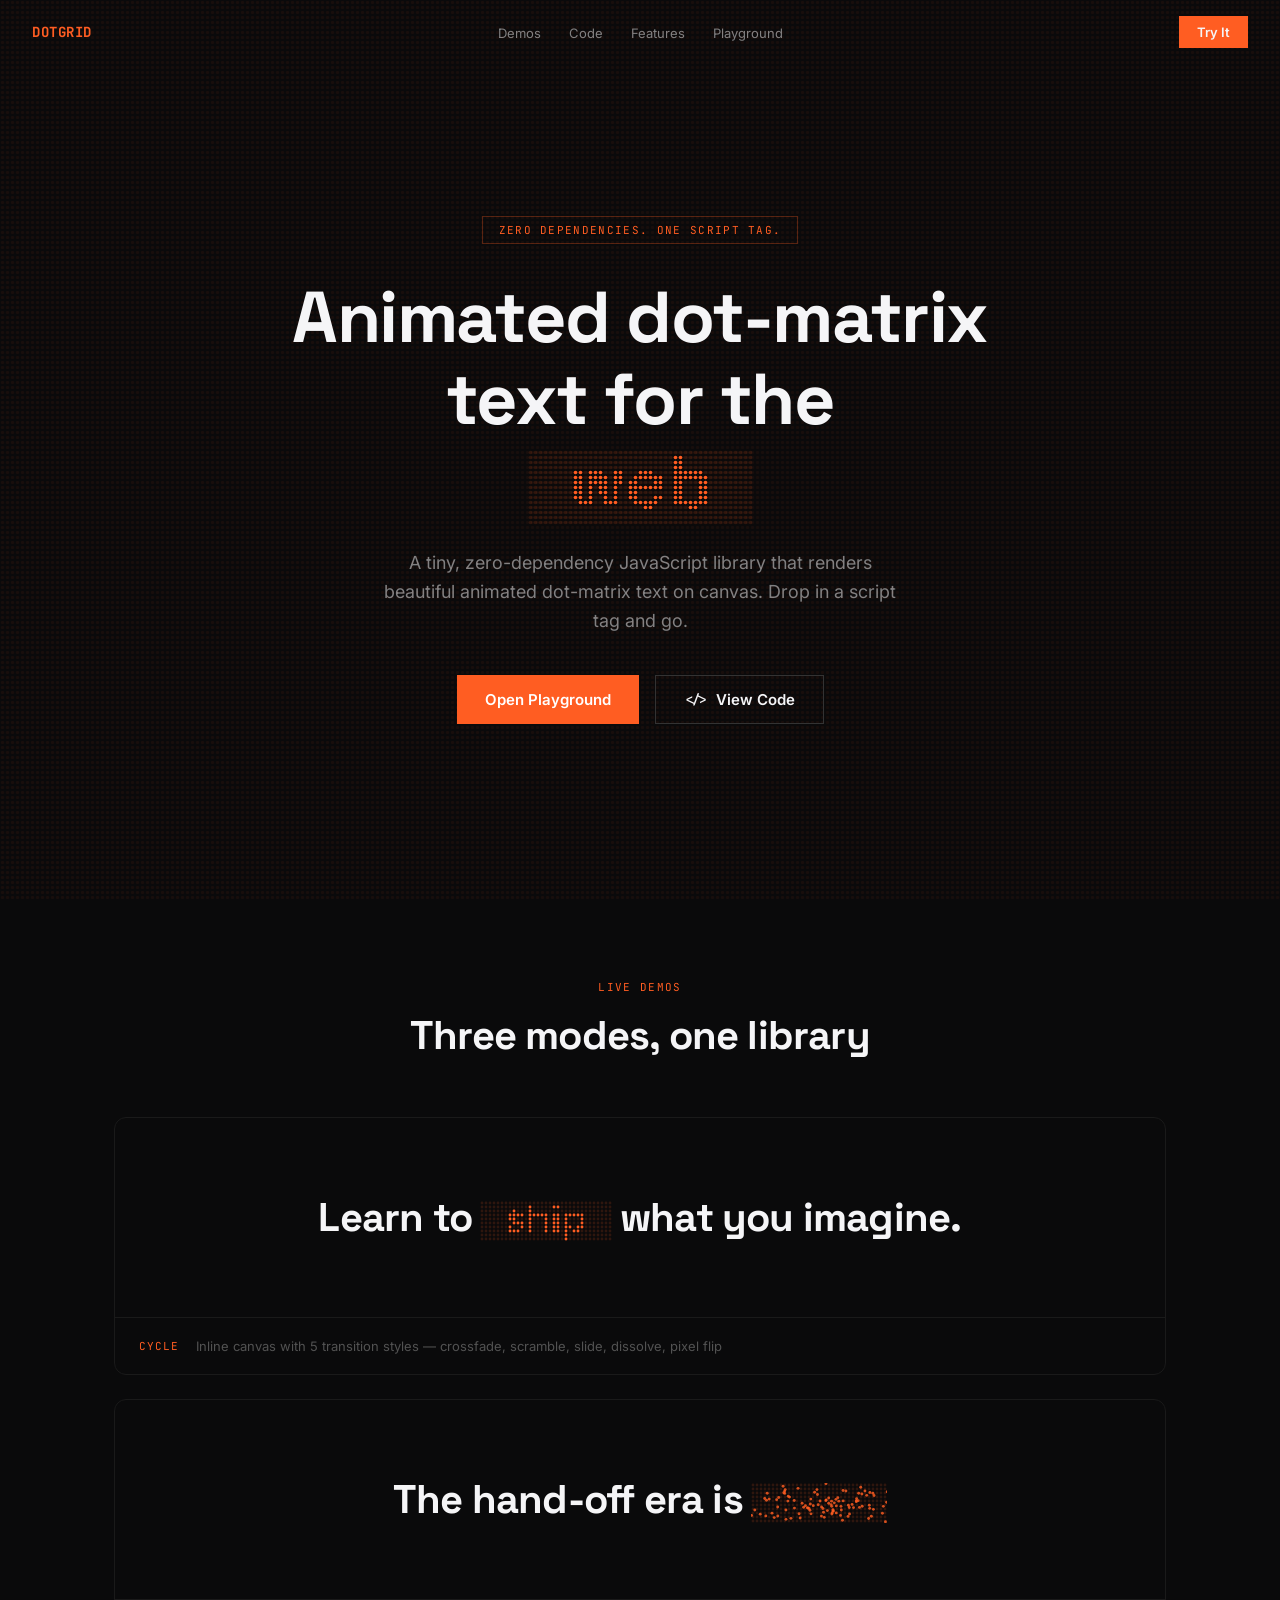
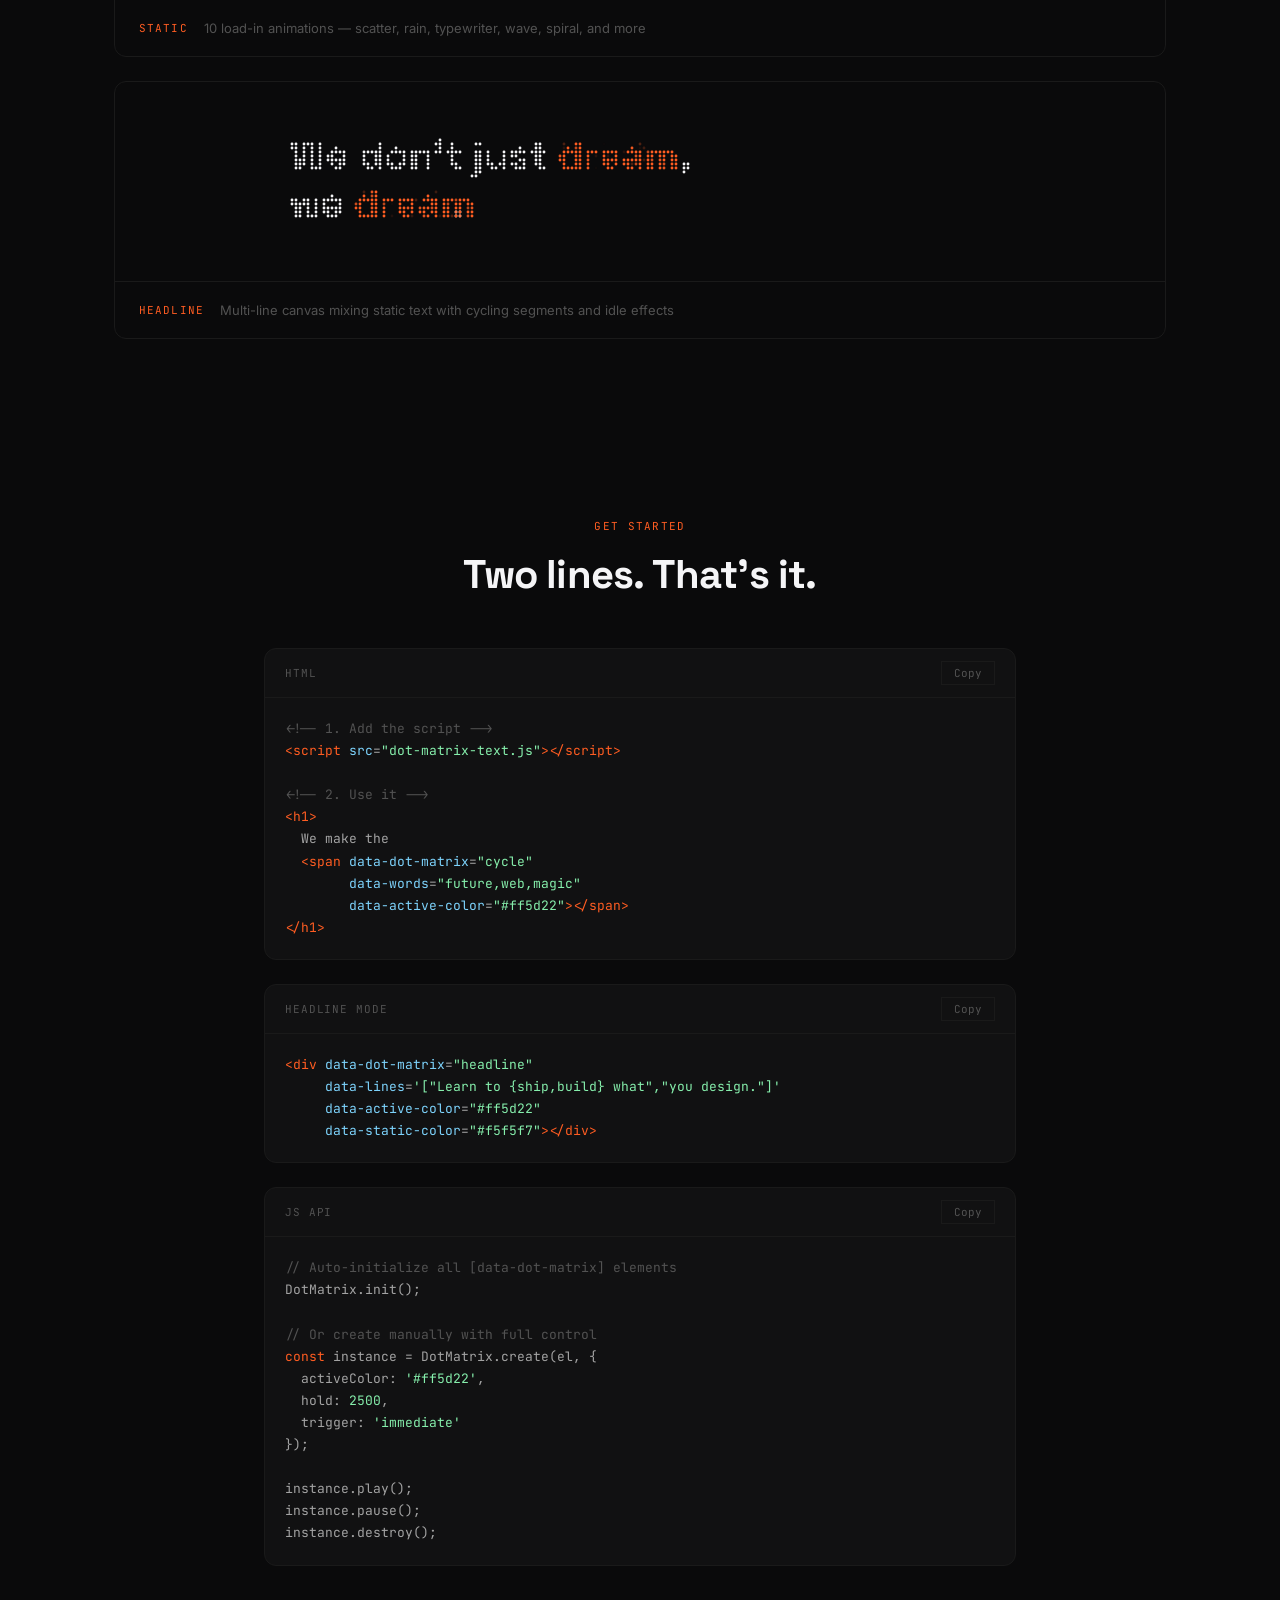
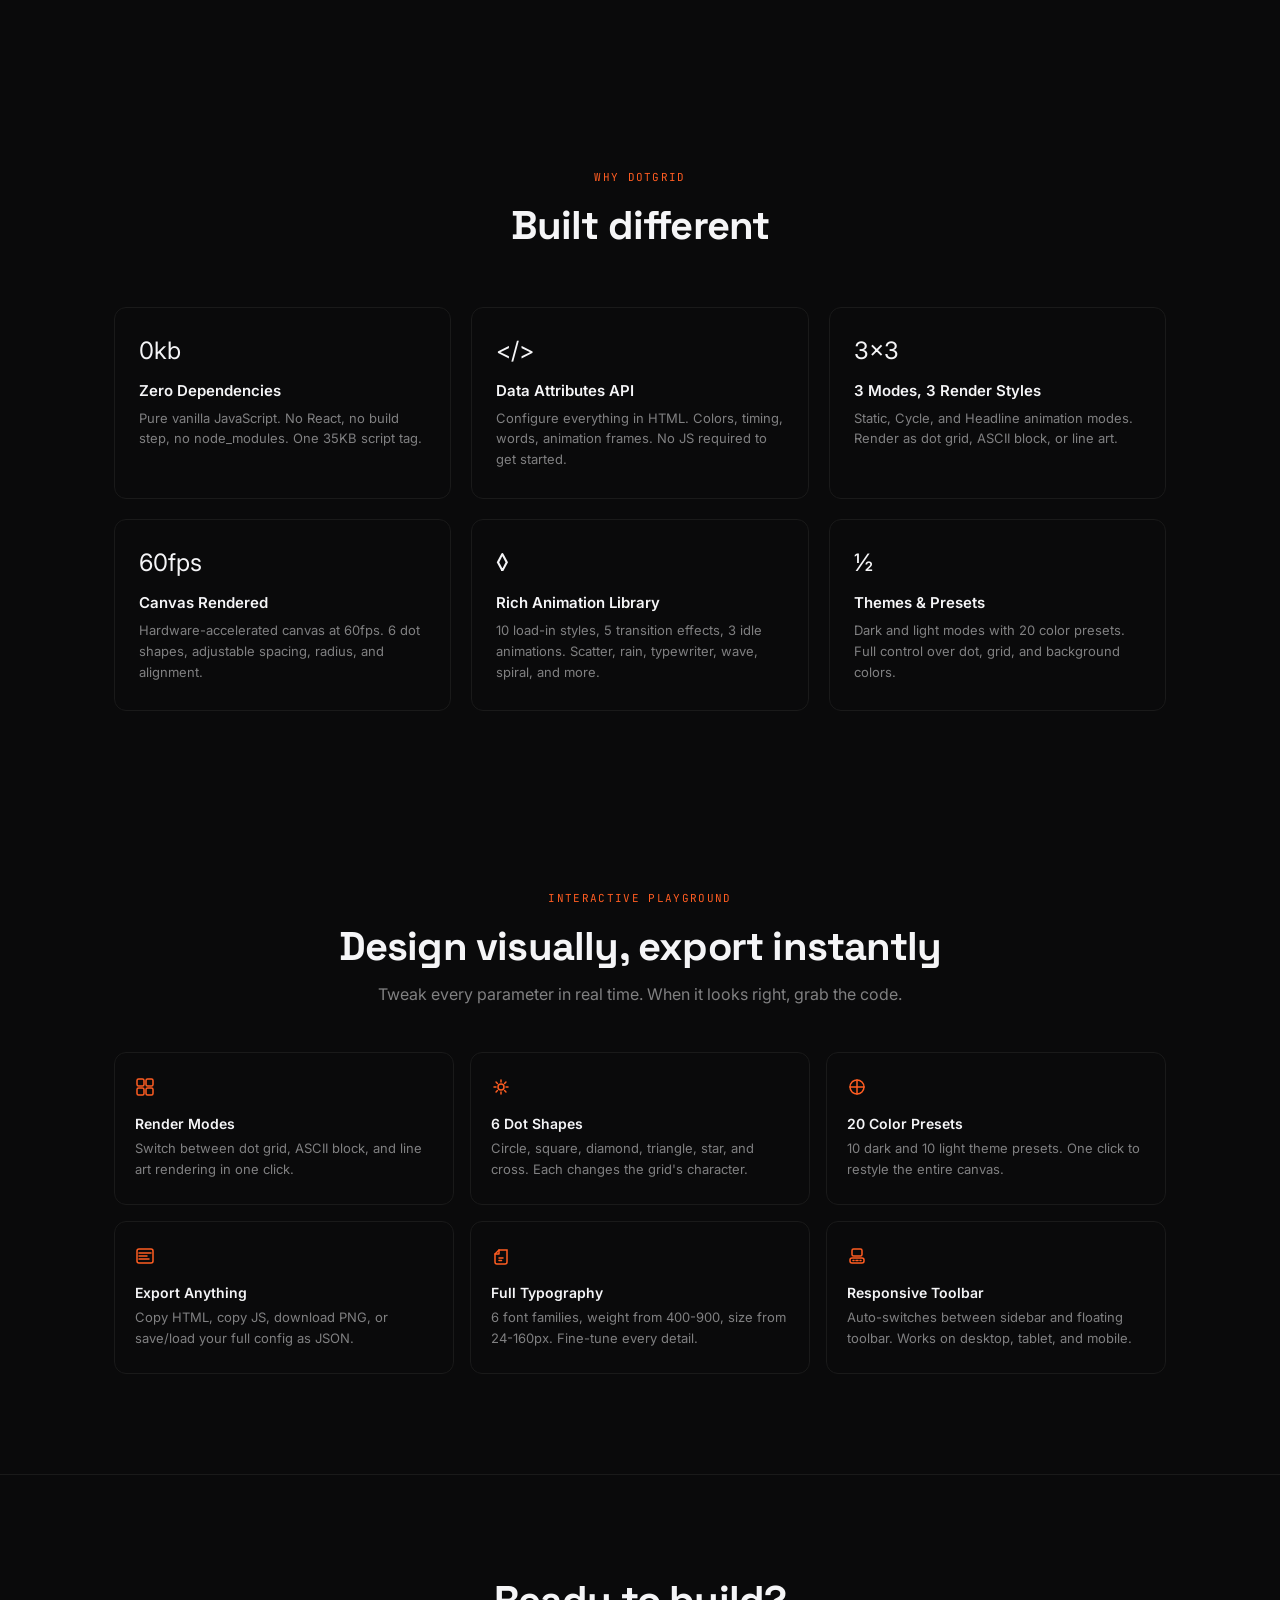
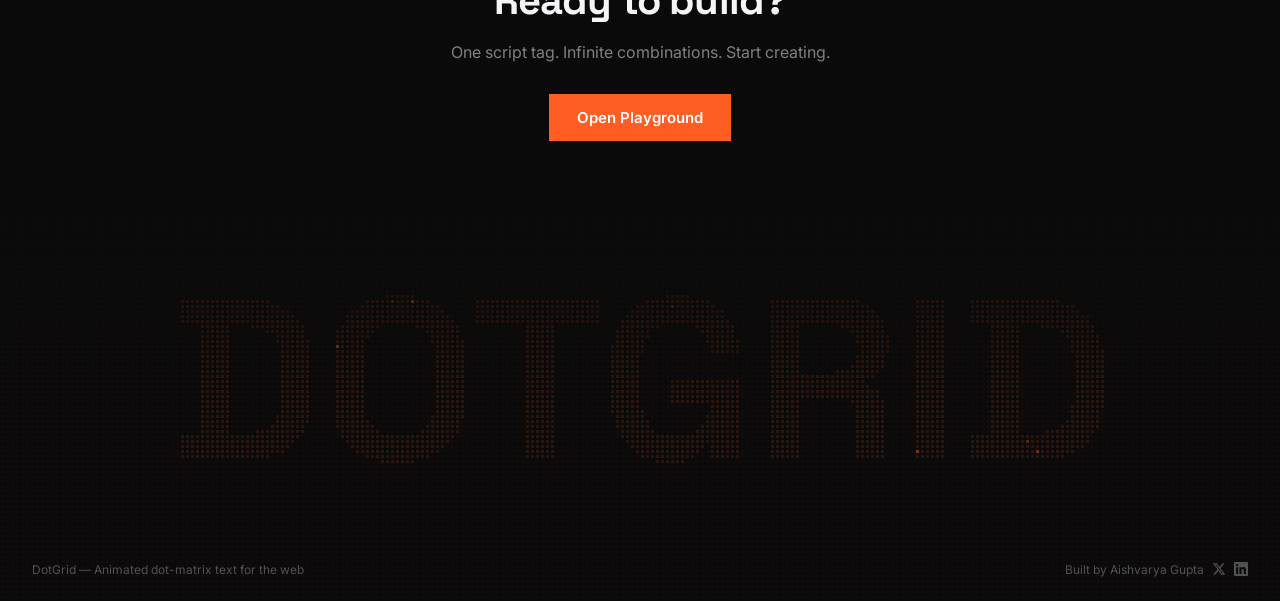
<file: index.html>
<!DOCTYPE html>
<html lang="en">
<head>
  <meta charset="UTF-8" />
  <meta name="viewport" content="width=device-width, initial-scale=1.0" />
  <title>DotGrid — Animated Dot Matrix Text for the Web</title>
  <meta name="description" content="Zero-dependency JavaScript library for animated dot-matrix text on canvas. Three animation modes, three render styles, 10+ animation effects, and a visual playground. One script tag." />

  <!-- Fonts -->
  <link rel="preconnect" href="https://fonts.googleapis.com" />
  <link rel="preconnect" href="https://fonts.gstatic.com" crossorigin />
  <link href="https://fonts.googleapis.com/css2?family=Inter:wght@400;500;600;700;800&family=Space+Grotesk:wght@400;500;600;700&family=JetBrains+Mono:wght@400;500;700&display=swap" rel="stylesheet" />

  <!-- Dot Matrix CSS -->
  <link rel="stylesheet" href="dot-matrix-text.css" />

  <style>
    *, *::before, *::after { margin: 0; padding: 0; box-sizing: border-box; }

    :root {
      --orange: #ff5d22;
      --orange-hover: #e04e17;
      --bg: #0a0a0b;
      --surface: #111112;
      --border: #1a1a1a;
      --text: #f5f5f7;
      --text-muted: rgba(245, 245, 247, 0.5);
      --text-dim: #525252;
    }

    html { scroll-behavior: smooth; }

    body {
      font-family: "Inter", system-ui, sans-serif;
      background: var(--bg);
      color: var(--text);
      -webkit-font-smoothing: antialiased;
    }
    body > *:not(#bgGrid):not(.nav) {
      position: relative;
      z-index: 1;
    }

    /* ── Nav ── */
    .nav {
      position: fixed;
      top: 0;
      left: 0;
      right: 0;
      z-index: 100;
      display: grid;
      grid-template-columns: 1fr auto 1fr;
      align-items: center;
      padding: 16px 32px;
      background: transparent;
      backdrop-filter: none;
      -webkit-backdrop-filter: none;
      border-bottom: 1px solid transparent;
      transition: background 0.3s, border-color 0.3s, backdrop-filter 0.3s, -webkit-backdrop-filter 0.3s;
    }
    .nav--scrolled {
      background: rgba(10, 10, 11, 0.6);
      backdrop-filter: blur(16px) saturate(1.4);
      -webkit-backdrop-filter: blur(16px) saturate(1.4);
      border-bottom: 1px solid rgba(255, 255, 255, 0.06);
    }
    .nav__logo {
      font-family: "JetBrains Mono", monospace;
      font-size: 14px;
      font-weight: 700;
      color: var(--orange);
      text-decoration: none;
      letter-spacing: 0.04em;
      justify-self: start;
    }
    .nav__toggle {
      display: none;
      background: none;
      border: none;
      cursor: pointer;
      padding: 4px;
    }
    .nav__toggle span {
      display: block;
      width: 20px;
      height: 2px;
      background: var(--text);
      margin: 5px 0;
      transition: all 200ms;
    }
    .nav__links {
      display: flex;
      align-items: center;
      justify-content: center;
      gap: 28px;
      list-style: none;
    }
    .nav__links a {
      font-size: 13px;
      color: var(--text-muted);
      text-decoration: none;
      transition: color 150ms;
    }
    .nav__links a:hover { color: var(--text); }
    .nav__cta {
      font-size: 13px;
      font-weight: 600;
      color: var(--text) !important;
      background: var(--orange);
      padding: 8px 18px;
      border-radius: 0;
      transition: background 150ms;
      text-decoration: none;
      justify-self: end;
    }
    .nav__cta:hover { background: var(--orange-hover); }

    /* ── Hero ── */
    .hero {
      min-height: 100vh;
      display: flex;
      flex-direction: column;
      align-items: center;
      justify-content: center;
      text-align: center;
      padding: 120px 24px 80px;
    }
    .hero__badge {
      font-family: "JetBrains Mono", monospace;
      font-size: 11px;
      text-transform: uppercase;
      letter-spacing: 0.12em;
      color: var(--orange);
      border: 1px solid rgba(255, 93, 34, 0.3);
      padding: 6px 16px;
      border-radius: 0;
      margin-bottom: 32px;
    }
    .hero__headline {
      font-family: "Space Grotesk", system-ui, sans-serif;
      font-size: clamp(2.5rem, 6vw, 4.5rem);
      font-weight: 700;
      line-height: 1.15;
      letter-spacing: -0.02em;
      max-width: 900px;
    }
    .hero__dotmatrix {
      font-family: "Space Grotesk", system-ui, sans-serif;
      font-size: clamp(2.5rem, 6vw, 4.5rem);
      font-weight: 700;
      text-align: center;
      width: 100%;
      line-height: 1.15;
    }
    .hero__sub {
      margin-top: 24px;
      font-size: 1.125rem;
      color: var(--text-muted);
      max-width: 520px;
      line-height: 1.6;
    }
    .hero__actions {
      display: flex;
      gap: 16px;
      margin-top: 40px;
      flex-wrap: wrap;
      justify-content: center;
    }
    .btn {
      display: inline-flex;
      align-items: center;
      gap: 8px;
      padding: 14px 28px;
      font-family: inherit;
      font-size: 15px;
      font-weight: 600;
      border-radius: 0;
      text-decoration: none;
      cursor: pointer;
      transition: all 150ms;
      border: none;
    }
    .btn--primary {
      background: var(--orange);
      color: #fff;
    }
    .btn--primary:hover { background: var(--orange-hover); }
    .btn--secondary {
      background: transparent;
      color: var(--text);
      border: 1px solid #333;
    }
    .btn--secondary:hover { border-color: var(--text-muted); }

    /* ── Demos ── */
    .demos {
      padding: 80px 24px 100px;
      max-width: 1100px;
      margin: 0 auto;
    }
    .demos__label {
      font-family: "JetBrains Mono", monospace;
      font-size: 11px;
      text-transform: uppercase;
      letter-spacing: 0.12em;
      color: var(--orange);
      text-align: center;
      margin-bottom: 16px;
    }
    .demos__title {
      font-family: "Space Grotesk", system-ui, sans-serif;
      font-size: clamp(1.75rem, 4vw, 2.5rem);
      font-weight: 700;
      text-align: center;
      letter-spacing: -0.02em;
      margin-bottom: 56px;
    }
    .demo-grid {
      display: grid;
      grid-template-columns: 1fr;
      gap: 24px;
    }
    .demo-card {
      background: var(--bg);
      border: 1px solid var(--border);
      border-radius: 12px;
      overflow: hidden;
    }
    .demo-card__preview {
      display: flex;
      align-items: center;
      justify-content: center;
      min-height: 200px;
      padding: 48px 32px;
      border-bottom: 1px solid var(--border);
    }
    .demo-card__content {
      display: flex;
      align-items: baseline;
      justify-content: center;
      flex-wrap: wrap;
      gap: 0 8px;
      text-align: center;
    }
    .demo-card__preview .headline-text {
      font-family: "Space Grotesk", system-ui, sans-serif;
      font-size: clamp(1.5rem, 4vw, 2.5rem);
      font-weight: 700;
      line-height: 1.15;
      letter-spacing: -0.02em;
      text-align: center;
    }
    .demo-card__dotmatrix {
      font-family: "Space Grotesk", system-ui, sans-serif;
      font-size: clamp(1.5rem, 4vw, 2.5rem);
      font-weight: 700;
      line-height: 1.15;
    }
    .demo-card__dotmatrix--headline {
      text-align: left;
      max-width: 700px;
      width: 100%;
    }
    .demo-card__info {
      padding: 20px 24px;
      display: flex;
      align-items: center;
      justify-content: space-between;
      gap: 16px;
    }
    .demo-card__mode {
      font-family: "JetBrains Mono", monospace;
      font-size: 11px;
      text-transform: uppercase;
      letter-spacing: 0.1em;
      color: var(--orange);
    }
    .demo-card__desc {
      font-size: 13px;
      color: var(--text-dim);
      flex: 1;
    }

    /* ── Code ── */
    .code-section {
      padding: 80px 24px 100px;
      max-width: 800px;
      margin: 0 auto;
    }
    .code-section__label {
      font-family: "JetBrains Mono", monospace;
      font-size: 11px;
      text-transform: uppercase;
      letter-spacing: 0.12em;
      color: var(--orange);
      text-align: center;
      margin-bottom: 16px;
    }
    .code-section__title {
      font-family: "Space Grotesk", system-ui, sans-serif;
      font-size: clamp(1.75rem, 4vw, 2.5rem);
      font-weight: 700;
      text-align: center;
      letter-spacing: -0.02em;
      margin-bottom: 48px;
    }
    .code-block {
      background: var(--surface);
      border: 1px solid var(--border);
      border-radius: 12px;
      overflow: hidden;
      margin-bottom: 24px;
    }
    .code-block__header {
      display: flex;
      align-items: center;
      justify-content: space-between;
      padding: 12px 20px;
      border-bottom: 1px solid var(--border);
    }
    .code-block__lang {
      font-family: "JetBrains Mono", monospace;
      font-size: 11px;
      color: var(--text-dim);
      text-transform: uppercase;
      letter-spacing: 0.08em;
    }
    .code-block__copy {
      font-family: "JetBrains Mono", monospace;
      font-size: 11px;
      color: var(--text-dim);
      background: none;
      border: 1px solid var(--border);
      padding: 4px 12px;
      border-radius: 0;
      cursor: pointer;
      transition: all 150ms;
    }
    .code-block__copy:hover {
      color: var(--text);
      border-color: #333;
    }
    .code-block pre {
      padding: 20px;
      overflow-x: auto;
      font-family: "JetBrains Mono", monospace;
      font-size: 13px;
      line-height: 1.7;
      color: #a3a3a3;
    }
    .code-block pre .hl-tag { color: #ff5d22; }
    .code-block pre .hl-attr { color: #7dd3fc; }
    .code-block pre .hl-str { color: #86efac; }
    .code-block pre .hl-comment { color: #525252; }

    /* ── Features ── */
    .features {
      padding: 80px 24px 100px;
      max-width: 1100px;
      margin: 0 auto;
    }
    .features__label {
      font-family: "JetBrains Mono", monospace;
      font-size: 11px;
      text-transform: uppercase;
      letter-spacing: 0.12em;
      color: var(--orange);
      text-align: center;
      margin-bottom: 16px;
    }
    .features__title {
      font-family: "Space Grotesk", system-ui, sans-serif;
      font-size: clamp(1.75rem, 4vw, 2.5rem);
      font-weight: 700;
      text-align: center;
      letter-spacing: -0.02em;
      margin-bottom: 56px;
    }
    .features__grid {
      display: grid;
      grid-template-columns: repeat(3, 1fr);
      gap: 20px;
    }
    .feature-card {
      background: var(--bg);
      border: 1px solid var(--border);
      border-radius: 12px;
      padding: 28px 24px;
    }
    .feature-card__icon {
      font-size: 24px;
      margin-bottom: 16px;
    }
    .feature-card__title {
      font-size: 15px;
      font-weight: 600;
      margin-bottom: 8px;
    }
    .feature-card__desc {
      font-size: 13px;
      color: var(--text-muted);
      line-height: 1.6;
    }

    /* ── Playground Showcase ── */
    .playground-showcase {
      padding: 80px 24px 100px;
      max-width: 1100px;
      margin: 0 auto;
    }
    .playground-showcase__label {
      font-family: "JetBrains Mono", monospace;
      font-size: 11px;
      text-transform: uppercase;
      letter-spacing: 0.12em;
      color: var(--orange);
      text-align: center;
      margin-bottom: 16px;
    }
    .playground-showcase__title {
      font-family: "Space Grotesk", system-ui, sans-serif;
      font-size: clamp(1.75rem, 4vw, 2.5rem);
      font-weight: 700;
      text-align: center;
      letter-spacing: -0.02em;
      margin-bottom: 12px;
    }
    .playground-showcase__sub {
      text-align: center;
      color: var(--text-muted);
      font-size: 1rem;
      margin-bottom: 48px;
    }
    .showcase__grid {
      display: grid;
      grid-template-columns: repeat(3, 1fr);
      gap: 16px;
    }
    .showcase-card {
      background: var(--bg);
      border: 1px solid var(--border);
      border-radius: 12px;
      padding: 24px 20px;
    }
    .showcase-card__icon {
      color: var(--orange);
      margin-bottom: 14px;
    }
    .showcase-card__title {
      font-size: 14px;
      font-weight: 600;
      margin-bottom: 6px;
    }
    .showcase-card__desc {
      font-size: 13px;
      color: var(--text-muted);
      line-height: 1.6;
    }

    /* ── CTA ── */
    .final-cta {
      padding: 100px 24px;
      text-align: center;
      border-top: 1px solid var(--border);
    }
    .final-cta__title {
      font-family: "Space Grotesk", system-ui, sans-serif;
      font-size: clamp(1.75rem, 4vw, 2.5rem);
      font-weight: 700;
      letter-spacing: -0.02em;
      margin-bottom: 16px;
    }
    .final-cta__sub {
      font-size: 1rem;
      color: var(--text-muted);
      margin-bottom: 32px;
    }

    /* ── Footer ── */
    .footer-wrap {
      position: relative;
      overflow: hidden;
    }
    .footer-watermark {
      position: absolute;
      inset: 0;
      display: flex;
      align-items: center;
      justify-content: center;
      pointer-events: none;
      z-index: 0;
      -webkit-mask-image: linear-gradient(to bottom, transparent 0%, transparent 35%, rgba(0,0,0,0.4) 50%, rgba(0,0,0,1) 70%);
      mask-image: linear-gradient(to bottom, transparent 0%, transparent 35%, rgba(0,0,0,0.4) 50%, rgba(0,0,0,1) 70%);
    }
    .footer-watermark canvas {
      display: block;
    }
    .final-cta {
      position: relative;
      z-index: 1;
      border-top: 1px solid var(--border);
    }
    .footer {
      position: relative;
      z-index: 1;
      padding: 32px 32px 24px;
      display: flex;
      align-items: flex-end;
      justify-content: space-between;
      font-size: 12px;
      color: var(--text-dim);
      min-height: 360px;
    }
    .footer a {
      color: var(--text-dim);
      text-decoration: none;
      transition: color 150ms;
    }
    .footer a:hover { color: var(--text); }
    .footer__built {
      display: flex;
      align-items: center;
      gap: 8px;
    }
    .footer__social {
      display: inline-flex;
      align-items: center;
      justify-content: center;
      color: var(--text-dim);
      transition: color 150ms;
    }
    .footer__social:hover { color: var(--orange); }

    /* ── Responsive ── */
    @media (max-width: 768px) {
      .nav { padding: 14px 20px; display: flex; flex-wrap: wrap; justify-content: space-between; }
      .nav__toggle { display: block; }
      .nav__cta { order: 1; }
      .nav__links {
        display: none;
        position: absolute;
        top: 100%;
        left: 0;
        right: 0;
        flex-direction: column;
        background: rgba(10, 10, 11, 0.97);
        backdrop-filter: blur(12px);
        border-bottom: 1px solid var(--border);
        padding: 16px 20px;
        gap: 0;
      }
      .nav__links.open { display: flex; }
      .nav__links li { width: 100%; }
      .nav__links a {
        display: block;
        padding: 12px 0;
        font-size: 15px;
        border-bottom: 1px solid var(--border);
      }
      .nav__links li:last-child a { border-bottom: none; }

      .hero { padding: 100px 20px 60px; min-height: auto; min-height: 100svh; }
      .hero__badge { font-size: 10px; padding: 5px 12px; margin-bottom: 24px; }
      .hero__headline { font-size: clamp(1.75rem, 8vw, 2.5rem); }
      .hero__headline br { display: none; }
      .hero__dotmatrix {
        font-family: "Space Grotesk", system-ui, sans-serif;
        font-weight: 700;
        font-size: 4rem;
        margin-top: 16px;
        margin-bottom: 8px;
        text-align: center;
      }
      .hero__sub { font-size: 1rem; margin-top: 20px; }
      .hero__actions { margin-top: 28px; flex-direction: column; width: 100%; }
      .hero__actions .btn { width: 100%; justify-content: center; }

      .demos { padding: 60px 16px 60px; }
      .demos__title { margin-bottom: 32px; }
      .demo-card__preview { padding: 32px 16px; min-height: 150px; }
      .demo-card__content {
        flex-direction: column;
        align-items: center;
        gap: 12px;
      }
      .demo-card__preview .headline-text { font-size: 1.25rem; }
      .demo-card__dotmatrix {
        font-size: 3.5rem;
        text-align: center;
      }
      .demo-card__dotmatrix--headline {
        font-size: 2.25rem;
        text-align: left;
      }
      .demo-card__info { flex-direction: column; align-items: flex-start; padding: 16px; }

      .code-section { padding: 60px 16px 60px; }
      .code-section__title { margin-bottom: 32px; }
      .code-block pre { font-size: 11px; padding: 16px; line-height: 1.6; }
      .code-block__header { padding: 10px 16px; }

      .features { padding: 60px 16px 60px; }
      .features__title { margin-bottom: 32px; }
      .features__grid { grid-template-columns: 1fr; gap: 12px; }
      .feature-card { padding: 20px; }

      .playground-showcase { padding: 60px 16px 40px; }
      .playground-showcase__title { margin-bottom: 8px; }
      .playground-showcase__sub { margin-bottom: 32px; }
      .showcase__grid { grid-template-columns: 1fr; gap: 12px; }
      .showcase-card { padding: 20px; }

      .final-cta { padding: 60px 20px; }
      .final-cta .btn { width: 100%; justify-content: center; }

      .footer { flex-direction: column; gap: 8px; text-align: center; padding: 32px 20px 20px; min-height: 200px; }
    }

    @media (max-width: 480px) {
      .hero__headline { font-size: 1.6rem; }
      .hero__dotmatrix { font-size: 3rem; }
      .demo-card__preview .headline-text { font-size: 1rem; }
      .demo-card__dotmatrix { font-size: 2.5rem; }
      .demo-card__dotmatrix--headline { font-size: 2rem; }
      .code-block pre { font-size: 10px; }
      .features__grid { grid-template-columns: 1fr 1fr; }
      .feature-card { padding: 16px; }
      .feature-card__icon { font-size: 18px; margin-bottom: 10px; }
      .feature-card__title { font-size: 13px; }
      .feature-card__desc { font-size: 12px; }
      .showcase__grid { grid-template-columns: 1fr 1fr; }
      .showcase-card { padding: 16px; }
      .showcase-card__title { font-size: 13px; }
      .showcase-card__desc { font-size: 12px; }
    }
  </style>
</head>
<body>

  <!-- ── Ambient Dot Grid Background ── -->
  <canvas id="bgGrid" style="position:fixed;inset:0;z-index:0;pointer-events:none;"></canvas>
  <script>
  (function() {
    var c = document.getElementById('bgGrid');
    var ctx = c.getContext('2d');
    var dpr = window.devicePixelRatio || 1;
    var spacing = 5;
    var cols, rows, dots;
    var globalAlpha = 1;

    var baseGrid = document.createElement('canvas');
    var baseCtx = baseGrid.getContext('2d');
    var dotRadius = spacing * 0.36;

    function buildBaseGrid() {
      baseGrid.width = window.innerWidth * dpr;
      baseGrid.height = window.innerHeight * dpr;
      baseCtx.setTransform(dpr, 0, 0, dpr, 0, 0);
      baseCtx.fillStyle = 'rgba(255, 93, 34, 0.06)';
      for (var r = 0; r < rows; r++) {
        for (var col = 0; col < cols; col++) {
          baseCtx.beginPath();
          baseCtx.arc(col * spacing + spacing / 2, r * spacing + spacing / 2, dotRadius, 0, Math.PI * 2);
          baseCtx.fill();
        }
      }
    }

    function resize() {
      c.width = window.innerWidth * dpr;
      c.height = window.innerHeight * dpr;
      c.style.width = window.innerWidth + 'px';
      c.style.height = window.innerHeight + 'px';
      ctx.setTransform(dpr, 0, 0, dpr, 0, 0);
      cols = Math.ceil(window.innerWidth / spacing) + 1;
      rows = Math.ceil(window.innerHeight / spacing) + 1;
      dots = [];
      for (var i = 0; i < cols * rows; i++) dots.push(0);
      buildBaseGrid();
    }

    // Scroll-based fade: visible at hero (top) and footer (bottom), fades in the middle
    function updateScrollFade() {
      var scrollY = window.scrollY || window.pageYOffset;
      var docHeight = document.documentElement.scrollHeight;
      var viewH = window.innerHeight;
      var scrollMax = docHeight - viewH;
      if (scrollMax <= 0) { globalAlpha = 1; return; }

      var t = scrollY / scrollMax; // 0 = top, 1 = bottom
      // Fade curve: 1 at top, drops to 0 in middle (~0.2-0.7), rises back to 1 at bottom
      if (t < 0.15) {
        globalAlpha = 1; // full at hero
      } else if (t < 0.3) {
        globalAlpha = 1 - ((t - 0.15) / 0.15); // fade out
      } else if (t < 0.7) {
        globalAlpha = 0; // hidden in middle
      } else if (t < 0.85) {
        globalAlpha = (t - 0.7) / 0.15; // fade in toward footer
      } else {
        globalAlpha = 1; // full at footer
      }
    }

    function draw() {
      ctx.clearRect(0, 0, window.innerWidth, window.innerHeight);
      ctx.drawImage(baseGrid, 0, 0, window.innerWidth, window.innerHeight);
      requestAnimationFrame(draw);
    }

    resize();
    updateScrollFade();
    window.addEventListener('resize', resize);
    window.addEventListener('scroll', updateScrollFade, { passive: true });
    draw();
  })();
  </script>

  <!-- ── Nav ── -->
  <nav class="nav">
    <a href="/" class="nav__logo">DOTGRID</a>
    <button class="nav__toggle" aria-label="Menu" onclick="this.closest('.nav').querySelector('.nav__links').classList.toggle('open')">
      <span></span><span></span><span></span>
    </button>
    <ul class="nav__links">
      <li><a href="#demos">Demos</a></li>
      <li><a href="#code">Code</a></li>
      <li><a href="#features">Features</a></li>
      <li><a href="#playground">Playground</a></li>
    </ul>
    <a href="playground.html" class="nav__cta">Try It</a>
  </nav>

  <!-- ── Hero ── -->
  <section class="hero">
    <div class="hero__badge">Zero dependencies. One script tag.</div>

    <h1 class="hero__headline">
      Animated dot-matrix<br/>
      text for the
    </h1>
    <div class="hero__dotmatrix">
      <span data-dot-matrix="cycle"
            data-words="web,future,bold"
            data-active-color="#ff5d22"
            data-inactive-color="rgba(255,93,34,0.15)"></span>
    </div>

    <p class="hero__sub">
      A tiny, zero-dependency JavaScript library that renders beautiful animated
      dot-matrix text on canvas. Drop in a script tag and go.
    </p>

    <div class="hero__actions">
      <a href="playground.html" class="btn btn--primary">Open Playground</a>
      <a href="#code" class="btn btn--secondary">
        <span style="font-family:'JetBrains Mono',monospace;font-size:13px;">&lt;/&gt;</span>
        View Code
      </a>
    </div>
  </section>

  <!-- ── Live Demos ── -->
  <section class="demos" id="demos">
    <div class="demos__label">Live Demos</div>
    <h2 class="demos__title">Three modes, one library</h2>

    <div class="demo-grid">
      <!-- Cycle mode -->
      <div class="demo-card">
        <div class="demo-card__preview">
          <div class="demo-card__content">
            <h3 class="headline-text">Learn to</h3>
            <div class="demo-card__dotmatrix">
              <span data-dot-matrix="cycle"
                    data-words="ship,build,design,create"
                    data-active-color="#ff5d22"
                    data-inactive-color="rgba(255,93,34,0.15)"></span>
            </div>
            <h3 class="headline-text">what you imagine.</h3>
          </div>
        </div>
        <div class="demo-card__info">
          <span class="demo-card__mode">Cycle</span>
          <span class="demo-card__desc">Inline canvas with 5 transition styles — crossfade, scramble, slide, dissolve, pixel flip</span>
        </div>
      </div>

      <!-- Static mode -->
      <div class="demo-card">
        <div class="demo-card__preview">
          <div class="demo-card__content">
            <h3 class="headline-text">The hand-off era is</h3>
            <div class="demo-card__dotmatrix">
              <span data-dot-matrix="static"
                    data-word="ending"
                    data-active-color="#ff5d22"
                    data-inactive-color="rgba(255,93,34,0.15)"></span>
            </div>
          </div>
        </div>
        <div class="demo-card__info">
          <span class="demo-card__mode">Static</span>
          <span class="demo-card__desc">10 load-in animations — scatter, rain, typewriter, wave, spiral, and more</span>
        </div>
      </div>

      <!-- Headline mode -->
      <div class="demo-card">
        <div class="demo-card__preview">
          <div class="demo-card__dotmatrix demo-card__dotmatrix--headline"
               data-dot-matrix="headline"
               data-lines='["We don\u0027t just {think,dream,talk},","we {ship,build}."]'
               data-active-color="#ff5d22"
               data-static-color="#f5f5f7"
               data-hold="2500"
               data-transition-frames="14"
               data-trigger="immediate">
          </div>
        </div>
        <div class="demo-card__info">
          <span class="demo-card__mode">Headline</span>
          <span class="demo-card__desc">Multi-line canvas mixing static text with cycling segments and idle effects</span>
        </div>
      </div>
    </div>
  </section>

  <!-- ── Code ── -->
  <section class="code-section" id="code">
    <div class="code-section__label">Get Started</div>
    <h2 class="code-section__title">Two lines. That's it.</h2>

    <div class="code-block">
      <div class="code-block__header">
        <span class="code-block__lang">HTML</span>
        <button class="code-block__copy" onclick="copyCode(this)">Copy</button>
      </div>
      <pre><span class="hl-comment">&lt;!-- 1. Add the script --&gt;</span>
<span class="hl-tag">&lt;script</span> <span class="hl-attr">src</span>=<span class="hl-str">"dot-matrix-text.js"</span><span class="hl-tag">&gt;&lt;/script&gt;</span>

<span class="hl-comment">&lt;!-- 2. Use it --&gt;</span>
<span class="hl-tag">&lt;h1&gt;</span>
  We make the
  <span class="hl-tag">&lt;span</span> <span class="hl-attr">data-dot-matrix</span>=<span class="hl-str">"cycle"</span>
        <span class="hl-attr">data-words</span>=<span class="hl-str">"future,web,magic"</span>
        <span class="hl-attr">data-active-color</span>=<span class="hl-str">"#ff5d22"</span><span class="hl-tag">&gt;&lt;/span&gt;</span>
<span class="hl-tag">&lt;/h1&gt;</span></pre>
    </div>

    <div class="code-block">
      <div class="code-block__header">
        <span class="code-block__lang">Headline Mode</span>
        <button class="code-block__copy" onclick="copyCode(this)">Copy</button>
      </div>
      <pre><span class="hl-tag">&lt;div</span> <span class="hl-attr">data-dot-matrix</span>=<span class="hl-str">"headline"</span>
     <span class="hl-attr">data-lines</span>=<span class="hl-str">'["Learn to {ship,build} what","you design."]'</span>
     <span class="hl-attr">data-active-color</span>=<span class="hl-str">"#ff5d22"</span>
     <span class="hl-attr">data-static-color</span>=<span class="hl-str">"#f5f5f7"</span><span class="hl-tag">&gt;&lt;/div&gt;</span></pre>
    </div>

    <div class="code-block">
      <div class="code-block__header">
        <span class="code-block__lang">JS API</span>
        <button class="code-block__copy" onclick="copyCode(this)">Copy</button>
      </div>
      <pre><span class="hl-comment">// Auto-initialize all [data-dot-matrix] elements</span>
DotMatrix.init();

<span class="hl-comment">// Or create manually with full control</span>
<span class="hl-tag">const</span> instance = DotMatrix.create(el, {
  activeColor: <span class="hl-str">'#ff5d22'</span>,
  hold: <span class="hl-str">2500</span>,
  trigger: <span class="hl-str">'immediate'</span>
});

instance.play();
instance.pause();
instance.destroy();</pre>
    </div>
  </section>

  <!-- ── Features ── -->
  <section class="features" id="features">
    <div class="features__label">Why DotGrid</div>
    <h2 class="features__title">Built different</h2>

    <div class="features__grid">
      <div class="feature-card">
        <div class="feature-card__icon">0kb</div>
        <h3 class="feature-card__title">Zero Dependencies</h3>
        <p class="feature-card__desc">Pure vanilla JavaScript. No React, no build step, no node_modules. One 35KB script tag.</p>
      </div>

      <div class="feature-card">
        <div class="feature-card__icon">&lt;/&gt;</div>
        <h3 class="feature-card__title">Data Attributes API</h3>
        <p class="feature-card__desc">Configure everything in HTML. Colors, timing, words, animation frames. No JS required to get started.</p>
      </div>

      <div class="feature-card">
        <div class="feature-card__icon">3&times;3</div>
        <h3 class="feature-card__title">3 Modes, 3 Render Styles</h3>
        <p class="feature-card__desc">Static, Cycle, and Headline animation modes. Render as dot grid, ASCII block, or line art.</p>
      </div>

      <div class="feature-card">
        <div class="feature-card__icon">60fps</div>
        <h3 class="feature-card__title">Canvas Rendered</h3>
        <p class="feature-card__desc">Hardware-accelerated canvas at 60fps. 6 dot shapes, adjustable spacing, radius, and alignment.</p>
      </div>

      <div class="feature-card">
        <div class="feature-card__icon">&loz;</div>
        <h3 class="feature-card__title">Rich Animation Library</h3>
        <p class="feature-card__desc">10 load-in styles, 5 transition effects, 3 idle animations. Scatter, rain, typewriter, wave, spiral, and more.</p>
      </div>

      <div class="feature-card">
        <div class="feature-card__icon">&half;</div>
        <h3 class="feature-card__title">Themes &amp; Presets</h3>
        <p class="feature-card__desc">Dark and light modes with 20 color presets. Full control over dot, grid, and background colors.</p>
      </div>
    </div>
  </section>

  <!-- ── Playground Showcase ── -->
  <section class="playground-showcase" id="playground">
    <div class="playground-showcase__label">Interactive Playground</div>
    <h2 class="playground-showcase__title">Design visually, export instantly</h2>
    <p class="playground-showcase__sub">Tweak every parameter in real time. When it looks right, grab the code.</p>

    <div class="showcase__grid">
      <div class="showcase-card">
        <div class="showcase-card__icon">
          <svg width="20" height="20" viewBox="0 0 20 20" fill="none"><rect x="2" y="2" width="7" height="7" rx="1.5" stroke="currentColor" stroke-width="1.5"/><rect x="11" y="2" width="7" height="7" rx="1.5" stroke="currentColor" stroke-width="1.5"/><rect x="2" y="11" width="7" height="7" rx="1.5" stroke="currentColor" stroke-width="1.5"/><rect x="11" y="11" width="7" height="7" rx="1.5" stroke="currentColor" stroke-width="1.5"/></svg>
        </div>
        <h3 class="showcase-card__title">Render Modes</h3>
        <p class="showcase-card__desc">Switch between dot grid, ASCII block, and line art rendering in one click.</p>
      </div>

      <div class="showcase-card">
        <div class="showcase-card__icon">
          <svg width="20" height="20" viewBox="0 0 20 20" fill="none"><circle cx="10" cy="10" r="3" stroke="currentColor" stroke-width="1.5"/><path d="M10 3v2M10 15v2M3 10h2M15 10h2M5.05 5.05l1.41 1.41M13.54 13.54l1.41 1.41M5.05 14.95l1.41-1.41M13.54 6.46l1.41-1.41" stroke="currentColor" stroke-width="1.5" stroke-linecap="round"/></svg>
        </div>
        <h3 class="showcase-card__title">6 Dot Shapes</h3>
        <p class="showcase-card__desc">Circle, square, diamond, triangle, star, and cross. Each changes the grid's character.</p>
      </div>

      <div class="showcase-card">
        <div class="showcase-card__icon">
          <svg width="20" height="20" viewBox="0 0 20 20" fill="none"><path d="M3 10h14M10 3v14" stroke="currentColor" stroke-width="1.5" stroke-linecap="round"/><circle cx="10" cy="10" r="7" stroke="currentColor" stroke-width="1.5"/></svg>
        </div>
        <h3 class="showcase-card__title">20 Color Presets</h3>
        <p class="showcase-card__desc">10 dark and 10 light theme presets. One click to restyle the entire canvas.</p>
      </div>

      <div class="showcase-card">
        <div class="showcase-card__icon">
          <svg width="20" height="20" viewBox="0 0 20 20" fill="none"><path d="M4 7h12M4 10h8M4 13h10" stroke="currentColor" stroke-width="1.5" stroke-linecap="round"/><rect x="2" y="3" width="16" height="14" rx="2" stroke="currentColor" stroke-width="1.5"/></svg>
        </div>
        <h3 class="showcase-card__title">Export Anything</h3>
        <p class="showcase-card__desc">Copy HTML, copy JS, download PNG, or save/load your full config as JSON.</p>
      </div>

      <div class="showcase-card">
        <div class="showcase-card__icon">
          <svg width="20" height="20" viewBox="0 0 20 20" fill="none"><path d="M4 16V8l4-4h8v12a2 2 0 01-2 2H6a2 2 0 01-2-2z" stroke="currentColor" stroke-width="1.5"/><path d="M4 8h4V4" stroke="currentColor" stroke-width="1.5" stroke-linecap="round" stroke-linejoin="round"/><path d="M8 12h4M8 14.5h2.5" stroke="currentColor" stroke-width="1.5" stroke-linecap="round"/></svg>
        </div>
        <h3 class="showcase-card__title">Full Typography</h3>
        <p class="showcase-card__desc">6 font families, weight from 400-900, size from 24-160px. Fine-tune every detail.</p>
      </div>

      <div class="showcase-card">
        <div class="showcase-card__icon">
          <svg width="20" height="20" viewBox="0 0 20 20" fill="none"><rect x="3" y="12" width="14" height="5" rx="2" stroke="currentColor" stroke-width="1.5"/><path d="M6 14.5h1M9 14.5h2M13 14.5h1" stroke="currentColor" stroke-width="1.5" stroke-linecap="round"/><rect x="5" y="3" width="10" height="7" rx="1.5" stroke="currentColor" stroke-width="1.5"/></svg>
        </div>
        <h3 class="showcase-card__title">Responsive Toolbar</h3>
        <p class="showcase-card__desc">Auto-switches between sidebar and floating toolbar. Works on desktop, tablet, and mobile.</p>
      </div>
    </div>

  </section>

  <!-- ── Final CTA + Footer (shared watermark) ── -->
  <div class="footer-wrap">
    <div class="footer-watermark">
      <canvas id="footerDotGrid"></canvas>
    </div>
    <section class="final-cta">
      <h2 class="final-cta__title">Ready to build?</h2>
      <p class="final-cta__sub">One script tag. Infinite combinations. Start creating.</p>
      <a href="playground.html" class="btn btn--primary">Open Playground</a>
    </section>
    <footer class="footer">
      <span>DotGrid &mdash; Animated dot-matrix text for the web</span>
      <span class="footer__built">Built by Aishvarya Gupta
        <a href="https://x.com/aishvaryagupta_" target="_blank" rel="noopener" class="footer__social" aria-label="X (Twitter)">
          <svg width="14" height="14" viewBox="0 0 24 24" fill="currentColor"><path d="M18.244 2.25h3.308l-7.227 8.26 8.502 11.24H16.17l-5.214-6.817L4.99 21.75H1.68l7.73-8.835L1.254 2.25H8.08l4.713 6.231zm-1.161 17.52h1.833L7.084 4.126H5.117z"/></svg>
        </a>
        <a href="https://www.linkedin.com/in/aishvaryagupta/" target="_blank" rel="noopener" class="footer__social" aria-label="LinkedIn">
          <svg width="14" height="14" viewBox="0 0 24 24" fill="currentColor"><path d="M20.447 20.452h-3.554v-5.569c0-1.328-.027-3.037-1.852-3.037-1.853 0-2.136 1.445-2.136 2.939v5.667H9.351V9h3.414v1.561h.046c.477-.9 1.637-1.85 3.37-1.85 3.601 0 4.267 2.37 4.267 5.455v6.286zM5.337 7.433a2.062 2.062 0 01-2.063-2.065 2.064 2.064 0 112.063 2.065zm1.782 13.019H3.555V9h3.564v11.452zM22.225 0H1.771C.792 0 0 .774 0 1.729v20.542C0 23.227.792 24 1.771 24h20.451C23.2 24 24 23.227 24 22.271V1.729C24 .774 23.2 0 22.222 0h.003z"/></svg>
        </a>
      </span>
    </footer>
  </div>

  <!-- Dot Matrix JS -->
  <script src="dot-matrix-text.js"></script>
  <script>
    // Nav glassmorphism on scroll
    (function() {
      var nav = document.querySelector('.nav');
      var scrolled = false;
      window.addEventListener('scroll', function() {
        var shouldScroll = window.scrollY > 20;
        if (shouldScroll !== scrolled) {
          scrolled = shouldScroll;
          nav.classList.toggle('nav--scrolled', scrolled);
        }
      }, { passive: true });
    })();

    function copyCode(btn) {
      var pre = btn.closest('.code-block').querySelector('pre');
      var text = pre.textContent;
      navigator.clipboard.writeText(text).then(function () {
        btn.textContent = 'Copied!';
        setTimeout(function () { btn.textContent = 'Copy'; }, 1500);
      });
    }

    // Footer dot-matrix watermark — glitch transition + shimmer
    (function() {
      var canvas = document.getElementById('footerDotGrid');
      var ctx = canvas.getContext('2d');
      var dpr = window.devicePixelRatio || 1;
      var wrap = canvas.closest('.footer-wrap');
      var spacing = 5;
      var dotR = spacing * 0.38;
      var text = 'DOTGRID';
      var w = 0, h = 0, cols = 0, rows = 0, imgData = null;

      // Glow
      var glowDots = [];
      var NUM_GLOW = 120;

      // Shape state
      var shapeIndex = 0;
      var SHAPE_HOLD = 3500;
      var SHAPE_TRANSITION = 800;
      var shapeTimer = 0;
      var transitioning = false;
      var shapeMorph = 0;
      var lastTime = 0;

      // Glitch state — regenerated each transition
      var dotThresholds = null;   // per-dot random threshold (0-1) for staggered swap
      var glitchRows = null;      // per-row horizontal displacement
      var flickerDots = null;     // set of dot indices that flicker during transition

      // Shape draw functions
      function drawCircle(r) {
        ctx.beginPath();
        ctx.arc(0, 0, r, 0, Math.PI * 2);
        ctx.fill();
      }
      function drawSquare(r) {
        var s = r * 1.6;
        ctx.fillRect(-s / 2, -s / 2, s, s);
      }
      function drawDiamond(r) {
        var s = r * 1.3;
        ctx.beginPath();
        ctx.moveTo(0, -s); ctx.lineTo(s, 0); ctx.lineTo(0, s); ctx.lineTo(-s, 0);
        ctx.closePath(); ctx.fill();
      }
      function drawTriangle(r) {
        var s = r * 1.4;
        ctx.beginPath();
        ctx.moveTo(0, -s); ctx.lineTo(s, s * 0.7); ctx.lineTo(-s, s * 0.7);
        ctx.closePath(); ctx.fill();
      }
      function drawStar(r) {
        var spikes = 5, outer = r * 1.3, inner = r * 0.55;
        ctx.beginPath();
        for (var i = 0; i < spikes * 2; i++) {
          var rad = (i * Math.PI / spikes) - Math.PI / 2;
          var dist = i % 2 === 0 ? outer : inner;
          if (i === 0) ctx.moveTo(Math.cos(rad) * dist, Math.sin(rad) * dist);
          else ctx.lineTo(Math.cos(rad) * dist, Math.sin(rad) * dist);
        }
        ctx.closePath(); ctx.fill();
      }
      function drawCross(r) {
        var arm = r * 1.4, thick = r * 0.65;
        ctx.fillRect(-thick / 2, -arm, thick, arm * 2);
        ctx.fillRect(-arm, -thick / 2, arm * 2, thick);
      }

      var shapes = [drawCircle, drawSquare, drawDiamond, drawTriangle, drawStar, drawCross];

      function initGlowDots() {
        glowDots = [];
        var total = cols * rows;
        for (var i = 0; i < NUM_GLOW; i++) {
          glowDots.push({
            index: Math.floor(Math.random() * total),
            phase: Math.random() * Math.PI * 2,
            speed: 1.5 + Math.random() * 2.5
          });
        }
      }

      function initGlitch() {
        var total = cols * rows;
        // Each dot gets a random threshold — dots swap to new shape when morph passes their threshold
        dotThresholds = new Float32Array(total);
        for (var i = 0; i < total; i++) {
          // Cluster thresholds: bias toward a few "waves" using quantized randomness
          dotThresholds[i] = Math.random() * 0.7 + Math.random() * 0.3;
        }
        // Per-row horizontal glitch displacement (only some rows, in bands)
        glitchRows = new Float32Array(rows);
        var bandStart = Math.floor(Math.random() * rows * 0.6);
        var bandCount = 3 + Math.floor(Math.random() * 5);
        for (var r = 0; r < rows; r++) {
          if (r >= bandStart && r < bandStart + bandCount) {
            glitchRows[r] = (Math.random() - 0.5) * spacing * 4;
          } else if (Math.random() < 0.04) {
            // Occasional stray displaced row
            glitchRows[r] = (Math.random() - 0.5) * spacing * 6;
          } else {
            glitchRows[r] = 0;
          }
        }
        // Flicker dots: ~5% of dots briefly vanish/flash during transition
        flickerDots = {};
        var flickerCount = Math.floor(total * 0.05);
        for (var f = 0; f < flickerCount; f++) {
          flickerDots[Math.floor(Math.random() * total)] = Math.random(); // phase
        }
      }

      function resize() {
        w = wrap.offsetWidth;
        h = wrap.offsetHeight;
        canvas.width = w * dpr;
        canvas.height = h * dpr;
        canvas.style.width = w + 'px';
        canvas.style.height = h + 'px';
        cols = Math.ceil(w / spacing) + 1;
        rows = Math.ceil(h / spacing) + 1;

        var fontSize = Math.min(w * 0.18, 240);
        var offscreen = document.createElement('canvas');
        offscreen.width = w;
        offscreen.height = h;
        var offCtx = offscreen.getContext('2d');
        offCtx.font = '800 ' + fontSize + 'px "Space Grotesk", system-ui, sans-serif';
        offCtx.textAlign = 'center';
        offCtx.textBaseline = 'middle';
        offCtx.fillStyle = '#fff';
        offCtx.fillText(text, w / 2, h * 0.72);
        imgData = offCtx.getImageData(0, 0, w, h).data;
        initGlowDots();
      }

      function draw(timestamp) {
        if (!lastTime) lastTime = timestamp;
        var dt = timestamp - lastTime;
        lastTime = timestamp;

        // Shape cycling
        shapeTimer += dt;
        if (!transitioning && shapeTimer >= SHAPE_HOLD) {
          transitioning = true;
          shapeTimer = 0;
          shapeMorph = 0;
          initGlitch(); // new random glitch pattern each transition
        }
        if (transitioning) {
          shapeMorph = Math.min(shapeTimer / SHAPE_TRANSITION, 1);
          if (shapeMorph >= 1) {
            transitioning = false;
            shapeTimer = 0;
            shapeIndex = (shapeIndex + 1) % shapes.length;
            shapeMorph = 0;
          }
        }

        var time = timestamp / 1000;
        ctx.setTransform(dpr, 0, 0, dpr, 0, 0);
        ctx.clearRect(0, 0, w, h);

        // Glow lookup
        var glowMap = {};
        for (var g = 0; g < glowDots.length; g++) {
          var gd = glowDots[g];
          var glow = (Math.sin(time * gd.speed + gd.phase) + 1) / 2;
          glowMap[gd.index] = glow;
          if (Math.random() < 0.0003) {
            gd.index = Math.floor(Math.random() * cols * rows);
          }
        }

        var currentShape = shapes[shapeIndex];
        var nextShape = shapes[(shapeIndex + 1) % shapes.length];

        // During transition: row displacement intensity (ramps up then down)
        var displaceIntensity = 0;
        if (transitioning) {
          // Peak displacement in the middle of the transition
          displaceIntensity = Math.sin(shapeMorph * Math.PI);
        }

        for (var r = 0; r < rows; r++) {
          // Row-level horizontal glitch offset
          var rowOffset = 0;
          if (transitioning && glitchRows) {
            rowOffset = glitchRows[r] * displaceIntensity;
          }

          for (var c = 0; c < cols; c++) {
            var cx = c * spacing + spacing / 2 + rowOffset;
            var cy = r * spacing + spacing / 2;

            // Sample from original (non-displaced) position
            var sampleX = Math.floor(c * spacing + spacing / 2);
            var sampleY = Math.floor(cy);
            if (sampleX >= w || sampleY >= h || sampleX < 0) continue;
            var idx = (sampleY * w + sampleX) * 4;
            var isActive = imgData[idx + 3] > 128;

            var dotIdx = r * cols + c;
            var glowVal = glowMap[dotIdx];
            var baseAlpha = isActive ? 0.14 : 0.03;
            var alpha = baseAlpha;

            if (glowVal !== undefined && isActive) {
              alpha = baseAlpha + glowVal * 0.35;
            }

            // Flicker: some dots briefly vanish or flash bright during transition
            if (transitioning && flickerDots[dotIdx] !== undefined) {
              var flickerPhase = flickerDots[dotIdx];
              var flickerWave = Math.sin((shapeMorph + flickerPhase) * Math.PI * 6);
              if (flickerWave < -0.3) {
                // Skip drawing — dot vanishes
                continue;
              } else if (flickerWave > 0.7 && isActive) {
                // Bright flash
                alpha = Math.min(alpha + 0.3, 0.55);
              }
            }

            // Pick shape: glitch swap based on per-dot threshold
            var useNext = false;
            if (transitioning && dotThresholds) {
              useNext = shapeMorph > dotThresholds[dotIdx];
            }

            ctx.fillStyle = 'rgba(255, 93, 34, ' + alpha + ')';
            ctx.save();
            ctx.translate(cx, cy);

            if (useNext) {
              nextShape(dotR);
            } else {
              currentShape(dotR);
            }

            ctx.restore();
          }
        }

        requestAnimationFrame(draw);
      }

      function start() {
        resize();
        requestAnimationFrame(draw);
      }

      if (document.fonts && document.fonts.ready) {
        document.fonts.ready.then(start);
      } else {
        window.addEventListener('load', start);
      }
      window.addEventListener('resize', resize);
    })();
  </script>

</body>
</html>
</file>
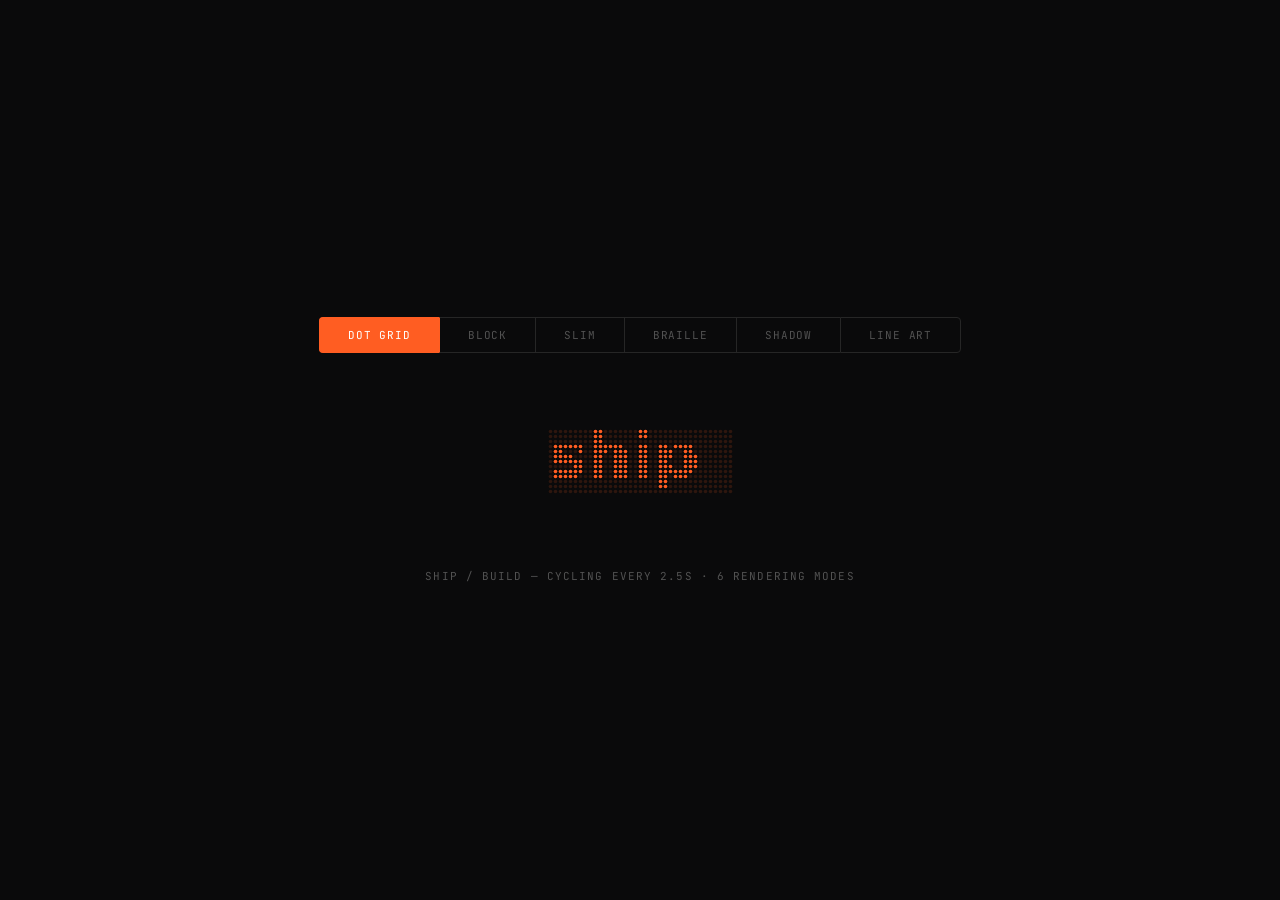
<file: mode-toggle.html>
<!DOCTYPE html>
<html lang="en">
<head>
  <meta charset="UTF-8" />
  <meta name="viewport" content="width=device-width, initial-scale=1.0" />
  <title>Mode Toggle — Dot Grid vs ASCII Block</title>
  <link rel="preconnect" href="https://fonts.googleapis.com" />
  <link rel="preconnect" href="https://fonts.gstatic.com" crossorigin />
  <link href="https://fonts.googleapis.com/css2?family=JetBrains+Mono:wght@400;500;700&family=Space+Grotesk:wght@400;500;600;700&display=swap" rel="stylesheet" />
  <style>
    * { margin: 0; padding: 0; box-sizing: border-box; }
    body {
      font-family: "JetBrains Mono", monospace;
      background: #0a0a0b;
      color: #f5f5f7;
      min-height: 100vh;
      display: flex;
      flex-direction: column;
      align-items: center;
      justify-content: center;
    }
    ::selection { background: #ff5d22; color: #fff; }

    /* Toggle */
    .toggle {
      display: flex;
      gap: 0;
      margin-bottom: 48px;
    }
    .toggle-btn {
      font-family: "JetBrains Mono", monospace;
      font-size: 11px;
      letter-spacing: 0.08em;
      text-transform: uppercase;
      padding: 10px 28px;
      border: 1px solid #262626;
      background: transparent;
      color: #525252;
      cursor: pointer;
      transition: all 180ms ease;
    }
    .toggle-btn { border-right: none; }
    .toggle-btn:first-child { border-radius: 4px 0 0 4px; }
    .toggle-btn:last-child  { border-radius: 0 4px 4px 0; border-right: 1px solid #262626; }
    .toggle-btn.active + .toggle-btn { border-left-color: #ff5d22; }
    .toggle-btn:last-child.active { border-right-color: #ff5d22; }
    .toggle-btn.active {
      background: #ff5d22;
      border-color: #ff5d22;
      color: #fff;
    }
    .toggle-btn:not(.active):hover {
      border-color: #ff5d22;
      color: #ff5d22;
    }

    /* Container for the word */
    .word-stage {
      position: relative;
      min-width: 400px;
      min-height: 120px;
      display: flex;
      align-items: center;
      justify-content: center;
    }

    /* Dot matrix canvas */
    #dotCanvas {
      display: block;
    }

    /* ASCII block art */
    .ascii-block {
      font-family: 'JetBrains Mono', monospace;
      font-size: 10px;
      line-height: 1.15;
      color: #ff5d22;
      white-space: pre;
      user-select: none;
      text-shadow: 0 0 8px rgba(255, 93, 34, 0.35);
    }

    .label {
      font-size: 11px;
      color: #525252;
      letter-spacing: 0.1em;
      text-transform: uppercase;
      margin-top: 48px;
    }
  </style>
</head>
<body>

  <div class="toggle">
    <button class="toggle-btn active" data-m="dot">Dot Grid</button>
    <button class="toggle-btn" data-m="block">Block</button>
    <button class="toggle-btn" data-m="slim">Slim</button>
    <button class="toggle-btn" data-m="braille">Braille</button>
    <button class="toggle-btn" data-m="shadow">Shadow</button>
    <button class="toggle-btn" data-m="line">Line Art</button>
  </div>

  <div class="word-stage" id="wordStage">
    <!-- Filled by JS -->
  </div>

  <div class="label">ship / build — cycling every 2.5s · 6 rendering modes</div>

<script>
// ─────────────────────────────────────────
// CONFIG
// ─────────────────────────────────────────
const WORDS = ['ship', 'build'];
const HOLD_MS = 2500;
let wordIndex = 0;
let mode = 'dot';
let cycleTimer = null;
let animRaf = null;

// ─────────────────────────────────────────
// ASCII ART — 5 STYLES
// ─────────────────────────────────────────

// Style 1: Block (FIGlet heavy)
const BLOCK = {
  ship: [
    '███████╗██╗  ██╗██╗██████╗ ',
    '██╔════╝██║  ██║██║██╔══██╗',
    '███████╗███████║██║██████╔╝',
    '╚════██║██╔══██║██║██╔═══╝ ',
    '███████║██║  ██║██║██║     ',
    '╚══════╝╚═╝  ╚═╝╚═╝╚═╝     ',
  ],
  build: [
    '██████╗ ██╗   ██╗██╗██╗     ██████╗ ',
    '██╔══██╗██║   ██║██║██║     ██╔══██╗',
    '██████╔╝██║   ██║██║██║     ██║  ██║',
    '██╔══██╗██║   ██║██║██║     ██║  ██║',
    '██████╔╝╚██████╔╝██║███████╗██████╔╝',
    '╚═════╝  ╚═════╝ ╚═╝╚══════╝╚═════╝ ',
  ],
};

// Style 2: Slim (thin lines)
const SLIM = {
  ship: [
    ' _____ _     _       ',
    '|   __| |___|_|___   ',
    '|__   |   | | | . |  ',
    '|_____|_|_|_|_|  _|  ',
    '              |_|    ',
  ],
  build: [
    ' _       _ _    _ ',
    '| |_ _ _|_| |__| |',
    '| . | | | | |  . |',
    '|___|___|_|_|____|',
  ],
};

// Style 3: Braille (Unicode braille dots)
const BRAILLE = {
  ship: [
    '⣿⣿⣿⡇⣿⡇ ⣿⡇⣿⣿⡇⣿⣿⣿⡇',
    '⣿⡇  ⣿⡇ ⣿⡇ ⣿⡇ ⣿⡇ ⣿⡇',
    '⣿⣿⣿⡇⣿⣿⣿⡇ ⣿⡇ ⣿⣿⣿⡇',
    '   ⣿⡇⣿⡇ ⣿⡇ ⣿⡇ ⣿⡇  ',
    '⣿⣿⣿⡇⣿⡇ ⣿⡇ ⣿⡇ ⣿⡇  ',
  ],
  build: [
    '⣿⣿⣿⡇⣿⡇ ⣿⡇⣿⡇⣿⡇  ⣿⣿⣿⡇',
    '⣿⡇ ⣿⡇⣿⡇ ⣿⡇⣿⡇⣿⡇  ⣿⡇ ⣿⡇',
    '⣿⣿⣿⡇⣿⡇ ⣿⡇⣿⡇⣿⡇  ⣿⡇ ⣿⡇',
    '⣿⡇ ⣿⡇⣿⡇ ⣿⡇⣿⡇⣿⡇  ⣿⡇ ⣿⡇',
    '⣿⣿⣿⡇ ⣿⣿⡇ ⣿⡇⣿⣿⣿⡇⣿⣿⣿⡇',
  ],
};

// Style 4: Shadow (3D block shadow)
const SHADOW = {
  ship: [
    ' ┌──┐┬ ┬┬┌─┐ ',
    ' └──┐├─┤│├─┘ ',
    ' └──┘┴ ┴┴┴   ',
    '  ░░░░░░░░░  ',
  ],
  build: [
    ' ┌┐ ┬ ┬┬┬  ┌┬┐',
    ' ├┴┐│ │││   │││',
    ' └─┘└─┘┴┴─┘─┴┘',
    '  ░░░░░░░░░░░░ ',
  ],
};

// Style 5: Line Art (box drawing)
const LINE = {
  ship: [
    '╔═══╗╔╗ ╔╗╔╗╔═══╗',
    '║╔═╗║║║ ║║║║║╔═╗║',
    '║╚══╗║╚═╝║║║║╚═╝║',
    '╚══╗║║╔═╗║║║║╔══╝',
    '║╚═╝║║║ ║║║║║║   ',
    '╚═══╝╚╝ ╚╝╚╝╚╝   ',
  ],
  build: [
    '╔══╗ ╔╗ ╔╗╔╗╔╗  ╔══╗ ',
    '║╔╗║ ║║ ║║║║║║  ║╔╗║ ',
    '║╚╝╚╗║║ ║║║║║║  ║║║║ ',
    '║╔═╗║║║ ║║║║║║  ║║║║ ',
    '║╚═╝║║╚═╝║║║║╚═╗║╚╝║ ',
    '╚═══╝╚═══╝╚╝╚══╝╚══╝ ',
  ],
};

const ASCII_STYLES = { block: BLOCK, slim: SLIM, braille: BRAILLE, shadow: SHADOW, line: LINE };
const GLITCH_MAP = {
  block:   '█▓▒░╔╗╚╝║═╣╠╦╩┼─│',
  slim:    '_|/\\[]{}()-=+~',
  braille: '⣿⣾⣽⣻⣷⣯⣟⡿⢿⣀⣄⣆⣇⡇⡏⡟⡿',
  shadow:  '░▒▓█┌┐└┘├┤┬┴┼─│',
  line:    '╔╗╚╝║═╣╠╦╩┼─│╬░▒',
};

function renderAsciiStatic(word, style) {
  const stage = document.getElementById('wordStage');
  stage.innerHTML = '';
  const pre = document.createElement('pre');
  pre.className = 'ascii-block';
  const data = ASCII_STYLES[style];
  if (!data || !data[word]) return;
  pre.textContent = data[word].join('\n');
  stage.appendChild(pre);
}

function glitchAsciiTransition(fromWord, toWord, style, onDone) {
  const stage = document.getElementById('wordStage');
  const pre = stage.querySelector('.ascii-block') || document.createElement('pre');
  pre.className = 'ascii-block';
  if (!pre.parentNode) { stage.innerHTML = ''; stage.appendChild(pre); }

  const data = ASCII_STYLES[style];
  const fromLines = data[fromWord] || [''];
  const toLines = data[toWord] || [''];
  const glitchChars = GLITCH_MAP[style] || GLITCH_MAP.block;
  const maxRows = Math.max(fromLines.length, toLines.length);
  const totalFrames = 18;
  let frame = 0;

  function step() {
    frame++;
    const progress = frame / totalFrames;
    const corruption = 1 - Math.abs(progress - 0.5) * 2;
    const useTarget = progress > 0.5;
    const source = useTarget ? toLines : fromLines;

    let output = '';
    for (let r = 0; r < maxRows; r++) {
      const line = source[r] || '';
      let row = '';
      for (let c = 0; c < line.length; c++) {
        if (line[c] === ' ') {
          row += ' ';
        } else if (Math.random() < corruption * 0.7) {
          row += glitchChars[Math.floor(Math.random() * glitchChars.length)];
        } else {
          row += line[c];
        }
      }
      output += row + '\n';
    }
    pre.textContent = output;

    if (frame < totalFrames) {
      animRaf = requestAnimationFrame(step);
    } else {
      pre.textContent = toLines.join('\n');
      onDone();
    }
  }
  animRaf = requestAnimationFrame(step);
}

// ─────────────────────────────────────────
// DOT MATRIX (canvas)
// ─────────────────────────────────────────
const ACTIVE_COLOR = '#ff5d22';
const INACTIVE_COLOR = 'rgba(255, 93, 34, 0.15)';
const FONT_FAMILY = '"Space Grotesk", "Inter", system-ui, sans-serif';
const DOT_TRANSITION_FRAMES = 14;

let dotCanvas, dotCtx;
let DOT_SPACING, DOT_RADIUS, dotCols, dotRows;
let dotGrids = {};

function initDotMatrix() {
  const fontSize = 64;
  DOT_SPACING = Math.max(4, Math.round(fontSize / 14));
  DOT_RADIUS = DOT_SPACING * 0.36;

  const mc = document.createElement('canvas');
  const mctx = mc.getContext('2d');
  mctx.font = `700 ${fontSize}px ${FONT_FAMILY}`;
  const maxW = Math.max(...WORDS.map(w => mctx.measureText(w).width));
  dotCols = Math.ceil(maxW / DOT_SPACING);
  dotRows = Math.ceil(fontSize / DOT_SPACING);

  WORDS.forEach(word => {
    const w = dotCols * DOT_SPACING;
    const h = dotRows * DOT_SPACING;
    const off = document.createElement('canvas');
    const octx = off.getContext('2d');
    off.width = w; off.height = h;
    octx.font = `700 ${fontSize}px ${FONT_FAMILY}`;
    octx.fillStyle = '#fff';
    octx.textBaseline = 'top';
    octx.fillText(word, 0, (h - fontSize) / 2);
    const img = octx.getImageData(0, 0, w, h);
    const grid = [];
    for (let r = 0; r < dotRows; r++) {
      for (let c = 0; c < dotCols; c++) {
        const sx = Math.floor(c * DOT_SPACING + DOT_SPACING / 2);
        const sy = Math.floor(r * DOT_SPACING + DOT_SPACING / 2);
        const i = (sy * w + sx) * 4;
        grid.push(img.data[i + 3] > 80);
      }
    }
    dotGrids[word] = grid;
  });
}

function createDotCanvas() {
  const stage = document.getElementById('wordStage');
  stage.innerHTML = '';
  dotCanvas = document.createElement('canvas');
  dotCanvas.id = 'dotCanvas';
  const w = dotCols * DOT_SPACING;
  const h = dotRows * DOT_SPACING;
  dotCanvas.width = w;
  dotCanvas.height = h;
  dotCanvas.style.width = w + 'px';
  dotCanvas.style.height = h + 'px';
  dotCtx = dotCanvas.getContext('2d');
  stage.appendChild(dotCanvas);
}

function drawDotGrid(activeGrid) {
  if (!dotCtx) return;
  dotCtx.clearRect(0, 0, dotCanvas.width, dotCanvas.height);
  for (let r = 0; r < dotRows; r++) {
    for (let c = 0; c < dotCols; c++) {
      const idx = r * dotCols + c;
      const cx = c * DOT_SPACING + DOT_SPACING / 2;
      const cy = r * DOT_SPACING + DOT_SPACING / 2;
      dotCtx.fillStyle = INACTIVE_COLOR;
      dotCtx.globalAlpha = 1;
      dotCtx.beginPath();
      dotCtx.arc(cx, cy, DOT_RADIUS, 0, Math.PI * 2);
      dotCtx.fill();
      if (activeGrid[idx]) {
        dotCtx.fillStyle = ACTIVE_COLOR;
        dotCtx.beginPath();
        dotCtx.arc(cx, cy, DOT_RADIUS, 0, Math.PI * 2);
        dotCtx.fill();
      }
    }
  }
}

function dotTransition(fromGrid, toGrid, onDone) {
  let frame = 0;
  const total = dotCols * dotRows;
  const delays = Array.from({ length: total }, () => Math.random() * 0.5);

  function step() {
    frame++;
    const progress = frame / DOT_TRANSITION_FRAMES;
    dotCtx.clearRect(0, 0, dotCanvas.width, dotCanvas.height);

    for (let r = 0; r < dotRows; r++) {
      for (let c = 0; c < dotCols; c++) {
        const idx = r * dotCols + c;
        const cx = c * DOT_SPACING + DOT_SPACING / 2;
        const cy = r * DOT_SPACING + DOT_SPACING / 2;
        const localT = Math.max(0, Math.min(1, (progress - delays[idx]) / 0.5));
        const was = fromGrid[idx], will = toGrid[idx];
        let opacity = was && will ? 1 : !was && !will ? 0 : was ? 1 - localT : localT;

        dotCtx.fillStyle = INACTIVE_COLOR;
        dotCtx.globalAlpha = 1;
        dotCtx.beginPath();
        dotCtx.arc(cx, cy, DOT_RADIUS, 0, Math.PI * 2);
        dotCtx.fill();

        if (opacity > 0.01) {
          dotCtx.fillStyle = ACTIVE_COLOR;
          dotCtx.globalAlpha = opacity;
          dotCtx.beginPath();
          dotCtx.arc(cx, cy, DOT_RADIUS, 0, Math.PI * 2);
          dotCtx.fill();
        }
        dotCtx.globalAlpha = 1;
      }
    }
    if (frame < DOT_TRANSITION_FRAMES) { animRaf = requestAnimationFrame(step); }
    else onDone();
  }
  animRaf = requestAnimationFrame(step);
}

// ─────────────────────────────────────────
// CYCLING
// ─────────────────────────────────────────
function stopAll() {
  if (cycleTimer) { clearTimeout(cycleTimer); cycleTimer = null; }
  if (animRaf) { cancelAnimationFrame(animRaf); animRaf = null; }
}

function cycle() {
  const fromWord = WORDS[wordIndex];
  const nextIndex = (wordIndex + 1) % WORDS.length;
  const toWord = WORDS[nextIndex];

  if (mode === 'dot') {
    dotTransition(dotGrids[fromWord], dotGrids[toWord], () => {
      wordIndex = nextIndex;
      cycleTimer = setTimeout(cycle, HOLD_MS);
    });
  } else {
    glitchAsciiTransition(fromWord, toWord, mode, () => {
      wordIndex = nextIndex;
      cycleTimer = setTimeout(cycle, HOLD_MS);
    });
  }
}

function startCycle() {
  stopAll();
  cycleTimer = setTimeout(cycle, HOLD_MS);
}

// ─────────────────────────────────────────
// MODE SWITCH
// ─────────────────────────────────────────
function setMode(m) {
  if (m === mode) return;
  mode = m;
  stopAll();

  document.querySelectorAll('.toggle-btn').forEach(b => b.classList.remove('active'));
  document.querySelector('[data-m="' + m + '"]').classList.add('active');

  if (mode === 'dot') {
    createDotCanvas();
    drawDotGrid(dotGrids[WORDS[wordIndex]]);
  } else {
    renderAsciiStatic(WORDS[wordIndex], mode);
  }

  startCycle();
}

// Bind toggle buttons
document.querySelectorAll('.toggle-btn').forEach(btn => {
  btn.addEventListener('click', () => setMode(btn.dataset.m));
});

// ─────────────────────────────────────────
// INIT
// ─────────────────────────────────────────
document.fonts.ready.then(() => {
  initDotMatrix();
  createDotCanvas();
  drawDotGrid(dotGrids[WORDS[wordIndex]]);
  startCycle();
});
</script>
</body>
</html>
</file>
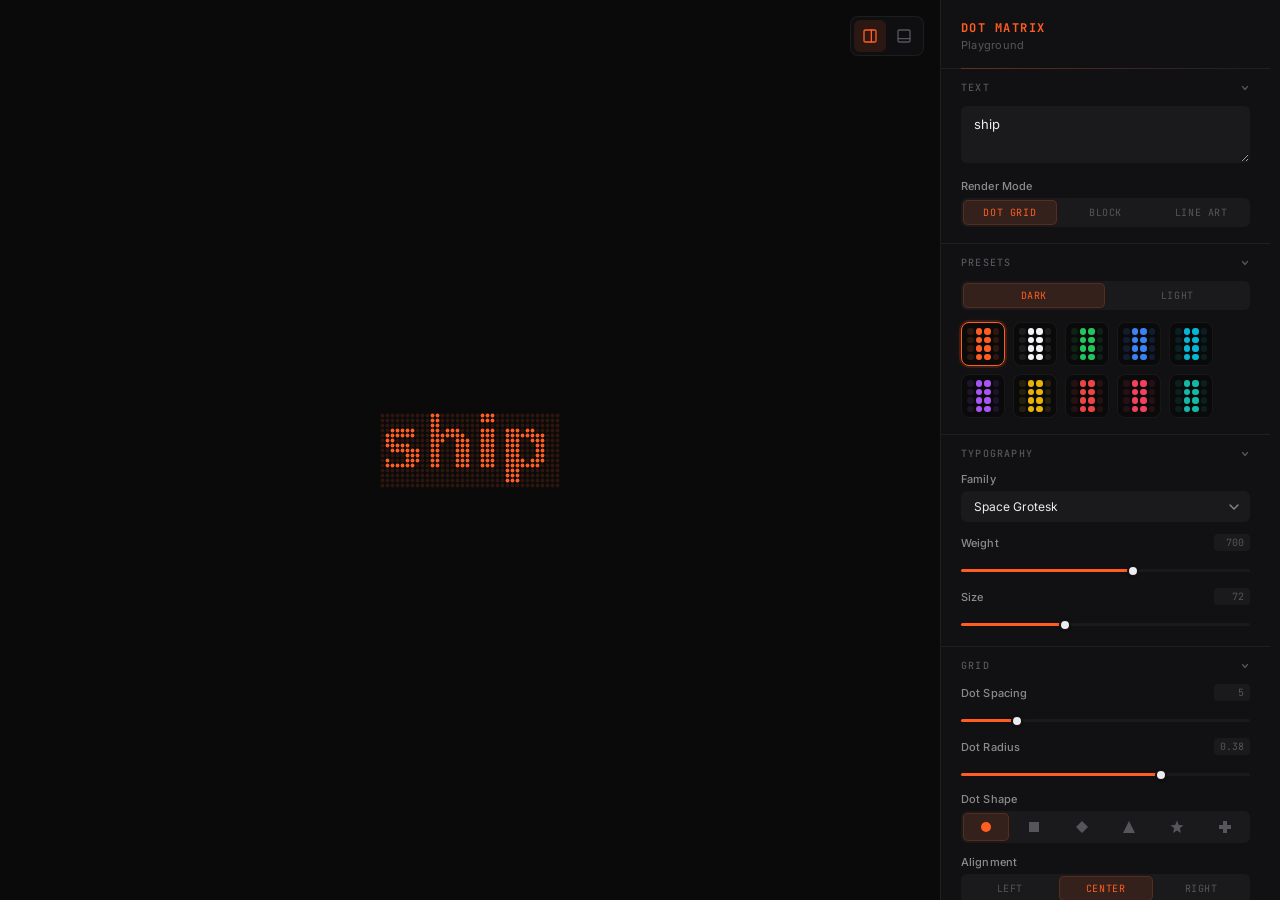
<file: playground.html>
<!DOCTYPE html>
<html lang="en">
<head>
  <meta charset="UTF-8" />
  <meta name="viewport" content="width=device-width, initial-scale=1.0" />
  <title>Dot Matrix Playground</title>
  <link rel="preconnect" href="https://fonts.googleapis.com" />
  <link rel="preconnect" href="https://fonts.gstatic.com" crossorigin />
  <link href="https://fonts.googleapis.com/css2?family=Inter:wght@400;500;600;700;800;900&family=Space+Grotesk:wght@300;400;500;600;700&family=JetBrains+Mono:wght@400;500;700&family=Chakra+Petch:wght@400;500;600;700&family=Outfit:wght@400;500;600;700;800;900&family=Syne:wght@400;500;600;700;800&display=swap" rel="stylesheet" />
  <style>
    :root {
      /* ── Colors ── */
      --panel-bg: #111113;
      --panel-bg-elevated: #161618;
      --panel-border: rgba(255, 255, 255, 0.06);
      --panel-border-hover: rgba(255, 255, 255, 0.10);
      --surface: #1a1a1c;
      --surface-hover: #1e1e21;
      --surface-active: #222225;
      --accent: #ff5d22;
      --accent-r: 255; --accent-g: 93; --accent-b: 34;
      --accent-hover: #ff7042;
      --accent-muted: rgba(var(--accent-r), var(--accent-g), var(--accent-b), 0.12);
      --accent-subtle: rgba(var(--accent-r), var(--accent-g), var(--accent-b), 0.06);
      --text-primary: #ececee;
      --text-secondary: #8b8b8e;
      --text-tertiary: #56565a;
      --text-on-accent: #ffffff;
      --canvas-bg: #0a0a0b;
      --toolbar-bg: rgba(17, 17, 19, 0.85);
      --toolbar-shadow: 0 4px 24px rgba(0,0,0,0.5), 0 0 0 1px rgba(255,255,255,0.03);

      /* ── Spacing (8px grid) ── */
      --sp-1: 4px;
      --sp-2: 8px;
      --sp-3: 12px;
      --sp-4: 16px;
      --sp-5: 20px;
      --sp-6: 24px;

      /* ── Radii ── */
      --r-sm: 4px;
      --r-md: 6px;
      --r-lg: 8px;
      --r-xl: 10px;
      --r-pill: 100px;

      /* ── Transitions ── */
      --t-fast: 120ms ease;
      --t-normal: 180ms ease;
      --t-smooth: 250ms cubic-bezier(0.4, 0, 0.2, 1);
      --ease-out: cubic-bezier(0.23, 1, 0.32, 1);
      --ease-in-out: cubic-bezier(0.77, 0, 0.175, 1);

      /* ── Shadows ── */
      --shadow-sm: 0 1px 2px rgba(0, 0, 0, 0.3);
      --shadow-md: 0 2px 8px rgba(0, 0, 0, 0.4);
      --shadow-glow: 0 0 0 1px var(--accent), 0 0 12px rgba(var(--accent-r), var(--accent-g), var(--accent-b),0.15);
    }

    * { margin: 0; padding: 0; box-sizing: border-box; }
    body {
      font-family: "Inter", system-ui, sans-serif;
      background: #0a0a0b;
      color: #f5f5f7;
      height: 100vh;
      overflow: hidden;
    }

    /* ── Preview ── */
    .preview {
      width: 100%;
      height: 100vh;
      display: flex;
      align-items: center;
      justify-content: center;
      position: relative;
      overflow: hidden;
    }
    .preview__bg {
      position: absolute;
      inset: 0;
      z-index: 0;
      transition: background 150ms;
    }
    .preview__canvas-wrap {
      position: relative;
      z-index: 1;
    }
    .preview canvas { display: block; }

    /* ── ASCII Preview ── */
    .ascii-preview {
      font-family: 'JetBrains Mono', monospace;
      font-size: 14px;
      line-height: 1.15;
      letter-spacing: 0.02em;
      white-space: pre;
      user-select: none;
      position: relative;
      z-index: 1;
    }

    /* ── Panel ── */
    .panel {
      width: 340px;
      height: 100vh;
      overflow-y: auto;
      border-left: 1px solid var(--panel-border);
      background: var(--panel-bg);
      flex-shrink: 0;
      -webkit-font-smoothing: antialiased;
      scrollbar-gutter: stable;
      scrollbar-width: thin;
      scrollbar-color: transparent transparent;
    }
    .panel:hover { scrollbar-color: rgba(255,255,255,0.08) transparent; }
    .panel::-webkit-scrollbar { width: 5px; }
    .panel::-webkit-scrollbar-track { background: transparent; }
    .panel::-webkit-scrollbar-thumb { background: transparent; border-radius: var(--r-pill); transition: background 300ms; }
    .panel:hover::-webkit-scrollbar-thumb { background: rgba(255,255,255,0.08); }
    .panel::-webkit-scrollbar-thumb:hover { background: rgba(255,255,255,0.14); }

    .panel__header {
      padding: var(--sp-5) var(--sp-5) var(--sp-4);
      border-bottom: 1px solid var(--panel-border);
      position: relative;
    }
    .panel__header::after {
      content: '';
      position: absolute;
      bottom: -1px;
      left: var(--sp-5);
      right: var(--sp-5);
      height: 1px;
      background: linear-gradient(90deg, var(--accent) 0%, transparent 100%);
      opacity: 0.3;
    }
    .panel__title {
      font-family: "JetBrains Mono", monospace;
      font-size: 12px;
      text-transform: uppercase;
      letter-spacing: 0.12em;
      color: var(--accent);
      margin-bottom: 2px;
      font-weight: 700;
    }
    .panel__subtitle {
      font-size: 11px;
      color: var(--text-tertiary);
      letter-spacing: 0.02em;
    }

    .section {
      border-bottom: 1px solid var(--panel-border);
    }
    .section__header {
      display: flex;
      align-items: center;
      justify-content: space-between;
      width: 100%;
      padding: var(--sp-3) var(--sp-5);
      background: none;
      border: none;
      cursor: pointer;
      -webkit-appearance: none;
      font: inherit;
    }
    .section__label {
      font-family: "JetBrains Mono", monospace;
      font-size: 10px;
      text-transform: uppercase;
      letter-spacing: 0.12em;
      color: var(--text-tertiary);
      font-weight: 500;
      user-select: none;
    }
    .section__chevron {
      color: var(--text-tertiary);
      transition: transform var(--t-smooth);
      flex-shrink: 0;
    }
    .section.collapsed .section__chevron { transform: rotate(-90deg); }
    .section__body {
      padding: 0 var(--sp-5) var(--sp-4);
      max-height: 800px;
      overflow: hidden;
      transition: max-height 250ms cubic-bezier(0.4,0,0.2,1),
                  padding 250ms cubic-bezier(0.4,0,0.2,1),
                  opacity 200ms ease;
      opacity: 1;
    }
    .section.collapsed .section__body {
      max-height: 0;
      padding-top: 0;
      padding-bottom: 0;
      opacity: 0;
    }

    /* ── Controls ── */
    .ctrl { margin-bottom: var(--sp-3); }
    .ctrl:last-child { margin-bottom: 0; }
    .ctrl__top {
      display: flex;
      align-items: center;
      justify-content: space-between;
      margin-bottom: 5px;
    }
    .ctrl__name {
      font-size: 11px;
      color: var(--text-secondary);
      font-weight: 500;
      letter-spacing: 0.01em;
    }
    .ctrl__val {
      font-family: "JetBrains Mono", monospace;
      font-size: 10px;
      color: var(--text-tertiary);
      min-width: 36px;
      text-align: right;
      background: var(--surface);
      padding: 2px 6px;
      border-radius: var(--r-sm);
    }

    /* Text */
    .ctrl__text, .ctrl__textarea {
      width: 100%;
      background: var(--surface);
      border: 1px solid transparent;
      color: var(--text-primary);
      font-family: "Inter", system-ui, sans-serif;
      font-size: 13px;
      padding: 8px var(--sp-3);
      border-radius: var(--r-md);
      outline: none;
      transition: border-color var(--t-normal), background var(--t-normal), box-shadow var(--t-normal);
    }
    .ctrl__text:hover, .ctrl__textarea:hover { border-color: var(--panel-border-hover); }
    .ctrl__text:focus, .ctrl__textarea:focus {
      border-color: var(--accent);
      background: var(--canvas-bg);
      box-shadow: 0 0 0 2px rgba(var(--accent-r), var(--accent-g), var(--accent-b),0.1);
    }
    .ctrl__textarea {
      resize: vertical;
      min-height: 56px;
      line-height: 1.5;
    }

    /* Select */
    .ctrl__select {
      width: 100%;
      background: var(--surface);
      border: 1px solid transparent;
      color: var(--text-primary);
      font-family: "Inter", system-ui, sans-serif;
      font-size: 12px;
      padding: 7px var(--sp-3);
      padding-right: 28px;
      border-radius: var(--r-md);
      outline: none;
      cursor: pointer;
      -webkit-appearance: none;
      appearance: none;
      background-image: url("data:image/svg+xml,%3Csvg width='10' height='6' viewBox='0 0 10 6' fill='none' xmlns='http://www.w3.org/2000/svg'%3E%3Cpath d='M1 1l4 4 4-4' stroke='%238b8b8e' stroke-width='1.3' stroke-linecap='round' stroke-linejoin='round'/%3E%3C/svg%3E");
      background-repeat: no-repeat;
      background-position: right 10px center;
      transition: border-color var(--t-normal), background var(--t-normal), box-shadow var(--t-normal);
    }
    .ctrl__select:hover { border-color: var(--panel-border-hover); background-color: var(--surface-hover); }
    .ctrl__select:focus { border-color: var(--accent); box-shadow: 0 0 0 2px rgba(var(--accent-r), var(--accent-g), var(--accent-b),0.1); }

    /* Slider */
    .ctrl__slider {
      -webkit-appearance: none;
      appearance: none;
      width: 100%;
      height: 3px;
      background: var(--surface);
      border-radius: var(--r-pill);
      outline: none;
      cursor: pointer;
    }
    .ctrl__slider::-webkit-slider-runnable-track {
      height: 3px;
      border-radius: var(--r-pill);
    }
    .ctrl__slider::-webkit-slider-thumb {
      -webkit-appearance: none;
      width: 12px; height: 12px;
      border-radius: 50%;
      background: var(--text-primary);
      border: 2px solid var(--panel-bg);
      cursor: pointer;
      margin-top: -4.5px;
      box-shadow: var(--shadow-sm);
      transition: box-shadow var(--t-normal), transform var(--t-normal), background var(--t-normal);
    }
    .ctrl__slider::-webkit-slider-thumb:hover {
      background: var(--accent);
      transform: scale(1.15);
      box-shadow: 0 0 0 3px rgba(var(--accent-r), var(--accent-g), var(--accent-b),0.15), var(--shadow-sm);
    }
    .ctrl__slider:active::-webkit-slider-thumb {
      transform: scale(1.05);
      box-shadow: 0 0 0 4px rgba(var(--accent-r), var(--accent-g), var(--accent-b),0.2), var(--shadow-sm);
    }
    .ctrl__slider::-moz-range-track {
      height: 3px;
      border-radius: var(--r-pill);
      background: var(--surface);
    }
    .ctrl__slider::-moz-range-progress {
      height: 3px;
      border-radius: var(--r-pill);
      background: var(--accent);
    }
    .ctrl__slider::-moz-range-thumb {
      width: 12px; height: 12px;
      border-radius: 50%;
      background: var(--text-primary);
      border: 2px solid var(--panel-bg);
      cursor: pointer;
      box-shadow: var(--shadow-sm);
    }
    .ctrl__slider::-moz-range-thumb:hover { background: var(--accent); }

    /* Color */
    .ctrl__color-row { display: flex; align-items: center; gap: var(--sp-2); }
    .ctrl__color {
      -webkit-appearance: none;
      width: 28px; height: 28px;
      border: 2px solid var(--surface);
      border-radius: var(--r-lg);
      cursor: pointer;
      background: none;
      padding: 0;
      flex-shrink: 0;
      transition: border-color var(--t-normal), box-shadow var(--t-normal);
    }
    .ctrl__color:hover { border-color: var(--panel-border-hover); box-shadow: 0 0 8px rgba(255,255,255,0.05); }
    .ctrl__color::-webkit-color-swatch-wrapper { padding: 1px; }
    .ctrl__color::-webkit-color-swatch { border: none; border-radius: calc(var(--r-lg) - 3px); }
    .ctrl__hex {
      font-family: "JetBrains Mono", monospace;
      font-size: 11px;
      color: var(--text-secondary);
      background: var(--surface);
      border: 1px solid transparent;
      border-radius: var(--r-sm);
      padding: 5px 8px;
      width: 82px;
      outline: none;
      transition: border-color var(--t-normal), box-shadow var(--t-normal);
    }
    .ctrl__hex:hover { border-color: var(--panel-border-hover); }
    .ctrl__hex:focus { border-color: var(--accent); box-shadow: 0 0 0 2px rgba(var(--accent-r), var(--accent-g), var(--accent-b),0.1); }
    .ctrl__opacity-row {
      display: flex;
      align-items: center;
      gap: var(--sp-2);
      margin-top: var(--sp-2);
    }
    .ctrl__opacity-row .ctrl__slider { flex: 1; }

    /* Segmented control (toggle row) */
    .ctrl__toggle-row, .ctrl__render-row {
      display: flex;
      gap: 2px;
      background: var(--surface);
      border-radius: var(--r-md);
      padding: 2px;
      position: relative;
    }
    .ctrl__toggle-indicator {
      position: absolute;
      top: 2px; left: 2px;
      height: calc(100% - 4px);
      background: var(--accent-muted);
      border-radius: calc(var(--r-md) - 1px);
      transition: transform var(--t-smooth), width var(--t-smooth);
      z-index: 0;
      pointer-events: none;
      border: 1px solid rgba(var(--accent-r), var(--accent-g), var(--accent-b),0.18);
    }
    .ctrl__toggle-btn {
      flex: 1;
      padding: 6px 0;
      background: transparent;
      border: none;
      color: var(--text-tertiary);
      font-family: "JetBrains Mono", monospace;
      font-size: 10px;
      text-transform: uppercase;
      letter-spacing: 0.06em;
      cursor: pointer;
      text-align: center;
      transition: color var(--t-normal);
      position: relative;
      z-index: 1;
      border-radius: calc(var(--r-md) - 1px);
    }
    .ctrl__toggle-btn:hover { color: var(--text-secondary); }
    .ctrl__toggle-btn.active { color: var(--accent); background: transparent; }

    /* Shape selector: icon-only buttons */
    .ctrl__shape-row .ctrl__toggle-btn { padding: 7px 0; }
    .ctrl__shape-row .ctrl__toggle-btn svg { display: block; margin: 0 auto; }

    /* Render mode: wrap to 2 rows of 3 */
    .ctrl__render-row { flex-wrap: wrap; }
    .ctrl__render-row .ctrl__toggle-btn { flex: 1 1 30%; min-width: 0; }

    /* Button row */
    .ctrl__btn-row { display: flex; gap: var(--sp-2); }
    .ctrl__btn {
      flex: 1;
      padding: 7px 0;
      background: var(--surface);
      border: 1px solid var(--panel-border);
      border-radius: var(--r-md);
      color: var(--text-secondary);
      font-family: "JetBrains Mono", monospace;
      font-size: 10px;
      text-transform: uppercase;
      letter-spacing: 0.06em;
      cursor: pointer;
      text-align: center;
      transition: background 180ms ease, border-color 180ms ease, color 180ms ease, transform 100ms var(--ease-out);
    }
    .ctrl__btn:hover { border-color: var(--panel-border-hover); background: var(--surface-hover); color: var(--text-primary); }
    .ctrl__btn:active { background: var(--surface-active); transform: scale(0.96); }
    .ctrl__btn--primary {
      background: var(--accent);
      border-color: rgba(var(--accent-r), var(--accent-g), var(--accent-b),0.3);
      color: var(--text-on-accent);
      font-weight: 500;
      box-shadow: 0 1px 4px rgba(var(--accent-r), var(--accent-g), var(--accent-b),0.2);
    }
    .ctrl__btn--primary:hover {
      background: var(--accent-hover);
      border-color: rgba(var(--accent-r), var(--accent-g), var(--accent-b),0.4);
      color: var(--text-on-accent);
      box-shadow: 0 2px 8px rgba(var(--accent-r), var(--accent-g), var(--accent-b),0.3);
    }
    .ctrl__btn--primary:active {
      background: var(--accent);
      filter: brightness(0.85);
      box-shadow: 0 1px 2px rgba(var(--accent-r), var(--accent-g), var(--accent-b),0.2);
    }

    /* Presets */
    .presets { display: flex; flex-wrap: wrap; gap: var(--sp-2); margin-top: var(--sp-3); }
    .preset {
      width: 44px; height: 44px;
      border: 1.5px solid var(--panel-border);
      border-radius: var(--r-lg);
      cursor: pointer;
      position: relative;
      overflow: hidden;
      transition: border-color 120ms var(--ease-out), transform 120ms var(--ease-out), box-shadow 120ms var(--ease-out);
    }
    @media (hover: hover) and (pointer: fine) {
      .preset:hover { border-color: var(--panel-border-hover); transform: scale(1.06); box-shadow: 0 2px 12px rgba(0,0,0,0.3); }
    }
    .preset.active {
      border-color: var(--accent);
      border-width: 1.5px;
      box-shadow: 0 0 0 2px rgba(var(--accent-r), var(--accent-g), var(--accent-b),0.15), 0 0 12px rgba(var(--accent-r), var(--accent-g), var(--accent-b),0.08);
    }
    .preset__dots {
      position: absolute;
      inset: 5px;
      display: grid;
      grid-template-columns: repeat(4, 1fr);
      grid-template-rows: repeat(4, 1fr);
      gap: 2px;
    }
    .preset__dot {
      border-radius: 50%;
      width: 100%;
      height: 100%;
    }

    /* ── Bottom Toolbar ── */
    .toolbar {
      position: fixed;
      bottom: 20px;
      left: 50%;
      transform: translateX(-50%);
      display: flex;
      align-items: center;
      gap: 2px;
      padding: 6px;
      background: var(--toolbar-bg);
      backdrop-filter: blur(20px);
      -webkit-backdrop-filter: blur(20px);
      border: 1px solid var(--panel-border);
      border-radius: var(--r-pill);
      z-index: 100;
      box-shadow: var(--toolbar-shadow);
      transition: transform 180ms var(--ease-out), opacity 180ms var(--ease-out);
    }
    .toolbar__btn {
      width: 40px;
      height: 40px;
      display: flex;
      align-items: center;
      justify-content: center;
      background: transparent;
      border: none;
      border-radius: 50%;
      color: var(--text-secondary);
      cursor: pointer;
      transition: background 150ms var(--ease-out), color 150ms var(--ease-out), transform 100ms var(--ease-out);
      position: relative;
    }
    @media (hover: hover) and (pointer: fine) {
      .toolbar__btn:hover {
        background: var(--surface);
        color: var(--text-primary);
      }
    }
    .toolbar__btn:active {
      transform: scale(0.92);
    }
    .toolbar__btn.active {
      background: var(--accent-muted);
      color: var(--accent);
    }
    .toolbar__btn svg { width: 18px; height: 18px; }
    .toolbar__sep {
      width: 1px;
      height: 24px;
      background: var(--panel-border);
      margin: 0 4px;
      flex-shrink: 0;
    }
    .toolbar__btn[data-tooltip]::after {
      content: attr(data-tooltip);
      position: absolute;
      bottom: calc(100% + 8px);
      left: 50%;
      transform: translateX(-50%) scale(0.97);
      padding: 4px 10px;
      background: var(--surface-active);
      color: var(--text-primary);
      font-family: "Inter", system-ui, sans-serif;
      font-size: 11px;
      border-radius: var(--r-sm);
      white-space: nowrap;
      pointer-events: none;
      box-shadow: var(--shadow-md);
      opacity: 0;
      transition: opacity 125ms var(--ease-out), transform 125ms var(--ease-out);
    }
    @media (hover: hover) and (pointer: fine) {
      .toolbar__btn[data-tooltip]:hover::after {
        opacity: 1;
        transform: translateX(-50%) scale(1);
      }
    }

    /* ── Popovers ── */
    .popover {
      position: fixed;
      bottom: 76px;
      left: 50%;
      transform: translateX(-50%) scale(0.96) translateY(4px);
      transform-origin: bottom center;
      width: 320px;
      max-height: 60vh;
      overflow-y: auto;
      background: var(--panel-bg);
      border: 1px solid var(--panel-border);
      border-radius: var(--r-xl);
      box-shadow: var(--popover-shadow, 0 8px 40px rgba(0,0,0,0.6), 0 0 0 1px rgba(255,255,255,0.03));
      padding: var(--sp-4) var(--sp-4) var(--sp-3);
      z-index: 99;
      opacity: 0;
      pointer-events: none;
      transition: opacity 100ms ease, transform 100ms ease;
      scrollbar-width: thin;
      scrollbar-color: rgba(255,255,255,0.08) transparent;
    }
    .popover.open {
      opacity: 1;
      transform: translateX(-50%) scale(1) translateY(0);
      pointer-events: auto;
      transition: opacity 180ms var(--ease-out), transform 180ms var(--ease-out);
    }
    .popover__title {
      font-family: "JetBrains Mono", monospace;
      font-size: 10px;
      text-transform: uppercase;
      letter-spacing: 0.12em;
      color: var(--text-tertiary);
      margin-bottom: var(--sp-3);
      font-weight: 500;
    }

    /* ── Layout Toggle ── */
    .layout-toggle {
      position: fixed;
      top: 16px;
      right: 16px;
      display: flex;
      align-items: center;
      gap: 2px;
      padding: 3px;
      background: var(--toolbar-bg);
      backdrop-filter: blur(12px);
      -webkit-backdrop-filter: blur(12px);
      border: 1px solid var(--panel-border);
      border-radius: var(--r-lg);
      z-index: 101;
    }
    .layout-toggle__btn {
      width: 32px;
      height: 32px;
      display: flex;
      align-items: center;
      justify-content: center;
      background: transparent;
      border: none;
      border-radius: calc(var(--r-lg) - 2px);
      color: var(--text-tertiary);
      cursor: pointer;
      transition: background 150ms var(--ease-out), color 150ms var(--ease-out);
    }
    .layout-toggle__btn:hover { color: var(--text-primary); }
    .layout-toggle__btn.active {
      background: var(--accent-muted);
      color: var(--accent);
    }
    .layout-toggle__btn svg { width: 16px; height: 16px; }

    /* ── Layout: Sidebar Mode ── */
    body.layout-sidebar { display: flex; }
    body.layout-sidebar .preview { flex: 1; width: auto; }
    body.layout-sidebar #sidebar { display: block; }
    body.layout-sidebar .toolbar,
    body.layout-sidebar .popover { display: none !important; }
    body.layout-sidebar .layout-toggle { right: 356px; }
    body.layout-sidebar .layout-toggle__btn.active { background: var(--accent-muted); color: var(--accent); }

    /* ── Layout: Toolbar Mode (default) ── */
    body.layout-toolbar #sidebar { display: none; }

    /* Hidden */
    .hidden { display: none !important; }

    /* Toast */
    .toast {
      position: fixed;
      bottom: 84px;
      left: 50%;
      transform: translateX(-50%) translateY(8px);
      background: var(--surface-active);
      color: var(--text-primary);
      font-family: "JetBrains Mono", monospace;
      font-size: 11px;
      padding: 8px 16px;
      border: 1px solid var(--panel-border);
      border-radius: var(--r-lg);
      opacity: 0;
      transition: opacity 200ms var(--ease-out), transform 200ms var(--ease-out);
      pointer-events: none;
      z-index: 100;
      box-shadow: var(--shadow-md);
      backdrop-filter: blur(8px);
      -webkit-backdrop-filter: blur(8px);
    }
    .toast.show { opacity: 1; transform: translateX(-50%) translateY(0); }

    /* Focus rings */
    .panel *:focus-visible {
      outline: none;
      box-shadow: 0 0 0 2px var(--panel-bg), 0 0 0 4px var(--accent) !important;
      border-radius: var(--r-md);
    }
    .panel *:focus:not(:focus-visible) { outline: none; }

    /* ── Mobile Gate ── */
    /* Mobile: hide layout toggle, keep toolbar compact */
    @media (max-width: 768px) {
      .layout-toggle { display: none; }
      .toolbar { bottom: 12px; padding: 4px; }
      .toolbar__btn { width: 36px; height: 36px; }
      .toolbar__btn svg { width: 16px; height: 16px; }
      .popover { width: calc(100vw - 24px); left: 12px; transform: scale(0.96) translateY(4px); transform-origin: bottom center; }
      .popover.open { transform: scale(1) translateY(0); }
    }
  </style>
</head>
<body>

  <!-- Preview -->
  <div class="preview">
    <div class="preview__bg" id="previewBg"></div>
    <div class="preview__canvas-wrap" id="canvasWrap">
      <canvas id="previewCanvas"></canvas>
    </div>
    <pre class="ascii-preview hidden" id="asciiPre"></pre>
  </div>

  <!-- Sidebar Shell (empty sections, filled by switchLayout) -->
  <div class="panel" id="sidebar">
    <div class="panel__header">
      <div class="panel__title">Dot Matrix</div>
      <div class="panel__subtitle">Playground</div>
    </div>
    <div class="section" data-section data-target="text"><button class="section__header" aria-expanded="true"><span class="section__label">Text</span><svg class="section__chevron" width="10" height="10" viewBox="0 0 10 10" fill="none"><path d="M2.5 3.5L5 6.5L7.5 3.5" stroke="currentColor" stroke-width="1.2" stroke-linecap="round" stroke-linejoin="round"/></svg></button><div class="section__body"></div></div>
    <div class="section" data-section data-target="theme"><button class="section__header" aria-expanded="true"><span class="section__label">Presets</span><svg class="section__chevron" width="10" height="10" viewBox="0 0 10 10" fill="none"><path d="M2.5 3.5L5 6.5L7.5 3.5" stroke="currentColor" stroke-width="1.2" stroke-linecap="round" stroke-linejoin="round"/></svg></button><div class="section__body"></div></div>
    <div class="section" data-section data-target="type"><button class="section__header" aria-expanded="true"><span class="section__label">Typography</span><svg class="section__chevron" width="10" height="10" viewBox="0 0 10 10" fill="none"><path d="M2.5 3.5L5 6.5L7.5 3.5" stroke="currentColor" stroke-width="1.2" stroke-linecap="round" stroke-linejoin="round"/></svg></button><div class="section__body"></div></div>
    <div class="section" id="gridSection" data-section data-target="grid"><button class="section__header" aria-expanded="true"><span class="section__label">Grid</span><svg class="section__chevron" width="10" height="10" viewBox="0 0 10 10" fill="none"><path d="M2.5 3.5L5 6.5L7.5 3.5" stroke="currentColor" stroke-width="1.2" stroke-linecap="round" stroke-linejoin="round"/></svg></button><div class="section__body"></div></div>
    <div class="section" data-section data-target="color"><button class="section__header" aria-expanded="true"><span class="section__label">Colors</span><svg class="section__chevron" width="10" height="10" viewBox="0 0 10 10" fill="none"><path d="M2.5 3.5L5 6.5L7.5 3.5" stroke="currentColor" stroke-width="1.2" stroke-linecap="round" stroke-linejoin="round"/></svg></button><div class="section__body"></div></div>
    <div class="section" data-section data-target="anim"><button class="section__header" aria-expanded="true"><span class="section__label">Animation</span><svg class="section__chevron" width="10" height="10" viewBox="0 0 10 10" fill="none"><path d="M2.5 3.5L5 6.5L7.5 3.5" stroke="currentColor" stroke-width="1.2" stroke-linecap="round" stroke-linejoin="round"/></svg></button><div class="section__body"></div></div>
    <div class="section" data-section data-target="export"><button class="section__header" aria-expanded="true"><span class="section__label">Export</span><svg class="section__chevron" width="10" height="10" viewBox="0 0 10 10" fill="none"><path d="M2.5 3.5L5 6.5L7.5 3.5" stroke="currentColor" stroke-width="1.2" stroke-linecap="round" stroke-linejoin="round"/></svg></button><div class="section__body"></div></div>
    <div style="padding: 0 var(--sp-5) var(--sp-5);"><button class="ctrl__btn" id="sidebarResetAll" style="width:100%; margin-top:var(--sp-2); opacity:0.6;">Reset All</button></div>
  </div>

  <!-- Layout Toggle -->
  <div class="layout-toggle" id="layoutToggle">
    <button class="layout-toggle__btn" id="layoutBtnSidebar" data-layout="sidebar" title="Sidebar">
      <svg viewBox="0 0 24 24" fill="none" stroke="currentColor" stroke-width="2" stroke-linecap="round" stroke-linejoin="round"><rect x="3" y="3" width="18" height="18" rx="2"/><line x1="14" y1="3" x2="14" y2="21"/></svg>
    </button>
    <button class="layout-toggle__btn active" id="layoutBtnToolbar" data-layout="toolbar" title="Toolbar">
      <svg viewBox="0 0 24 24" fill="none" stroke="currentColor" stroke-width="2" stroke-linecap="round" stroke-linejoin="round"><rect x="3" y="3" width="18" height="18" rx="2"/><line x1="3" y1="16" x2="21" y2="16"/></svg>
    </button>
  </div>

  <!-- Popovers -->
  <div class="popover" id="popover-text">
    <div class="popover__title">Text &amp; Mode</div>
    <div data-controls="text">
      <div class="ctrl">
        <textarea class="ctrl__textarea" id="textInput" rows="2" placeholder="Type anything... (new line for multi-line)">ship</textarea>
      </div>
      <div class="ctrl" style="margin-top: var(--sp-3);">
        <div class="ctrl__top"><span class="ctrl__name">Render Mode</span></div>
        <div class="ctrl__render-row">
          <button class="ctrl__toggle-btn active" data-render="dot">Dot Grid</button>
          <button class="ctrl__toggle-btn" data-render="block">Block</button>
          <button class="ctrl__toggle-btn" data-render="line">Line Art</button>
        </div>
      </div>
    </div>
  </div>

  <div class="popover" id="popover-theme">
    <div class="popover__title">Theme</div>
    <div data-controls="theme">
      <div class="ctrl__toggle-row" id="bgToggle"></div>
      <div class="presets" id="presets"></div>
    </div>
  </div>

  <div class="popover" id="popover-type">
    <div class="popover__title">Typography</div>
    <div data-controls="type">
      <div id="fontControls">
        <div class="ctrl">
          <div class="ctrl__top"><span class="ctrl__name">Family</span></div>
          <select class="ctrl__select" id="fontFamily">
            <option value='"Space Grotesk"' selected>Space Grotesk</option>
            <option value='"Inter"'>Inter</option>
            <option value='"JetBrains Mono"'>JetBrains Mono</option>
            <option value='"Chakra Petch"'>Chakra Petch</option>
            <option value='"Outfit"'>Outfit</option>
            <option value='"Syne"'>Syne</option>
          </select>
        </div>
        <div class="ctrl">
          <div class="ctrl__top">
            <span class="ctrl__name">Weight</span>
            <span class="ctrl__val" id="weightVal">700</span>
          </div>
          <input class="ctrl__slider" id="weightSlider" type="range" min="400" max="900" step="100" value="700" />
        </div>
        <div class="ctrl">
          <div class="ctrl__top">
            <span class="ctrl__name">Size</span>
            <span class="ctrl__val" id="fontSizeVal">72</span>
          </div>
          <input class="ctrl__slider" id="fontSizeSlider" type="range" min="24" max="160" step="1" value="72" />
        </div>
      </div>
      <div id="displayControls" class="hidden">
        <div class="ctrl">
          <div class="ctrl__top">
            <span class="ctrl__name">Text Size</span>
            <span class="ctrl__val" id="asciiSizeVal">24</span>
          </div>
          <input class="ctrl__slider" id="asciiSizeSlider" type="range" min="8" max="64" step="1" value="24" />
        </div>
      </div>
    </div>
  </div>

  <div class="popover" id="popover-grid">
    <div class="popover__title">Grid</div>
    <div data-controls="grid">
    <div class="ctrl">
      <div class="ctrl__top">
        <span class="ctrl__name">Dot Spacing</span>
        <span class="ctrl__val" id="spacingVal">5</span>
      </div>
      <input class="ctrl__slider" id="spacingSlider" type="range" min="3" max="14" step="1" value="5" />
    </div>
    <div class="ctrl">
      <div class="ctrl__top">
        <span class="ctrl__name">Dot Radius</span>
        <span class="ctrl__val" id="radiusVal">0.38</span>
      </div>
      <input class="ctrl__slider" id="radiusSlider" type="range" min="0.10" max="0.50" step="0.01" value="0.38" />
    </div>
    <div class="ctrl">
      <div class="ctrl__top"><span class="ctrl__name">Dot Shape</span></div>
      <div class="ctrl__toggle-row ctrl__shape-row">
        <button class="ctrl__toggle-btn active" data-dot-shape="circle" title="Circle"><svg width="14" height="14" viewBox="0 0 14 14"><circle cx="7" cy="7" r="5" fill="currentColor"/></svg></button>
        <button class="ctrl__toggle-btn" data-dot-shape="square" title="Square"><svg width="14" height="14" viewBox="0 0 14 14"><rect x="2" y="2" width="10" height="10" fill="currentColor"/></svg></button>
        <button class="ctrl__toggle-btn" data-dot-shape="diamond" title="Diamond"><svg width="14" height="14" viewBox="0 0 14 14"><polygon points="7,1 13,7 7,13 1,7" fill="currentColor"/></svg></button>
        <button class="ctrl__toggle-btn" data-dot-shape="triangle" title="Triangle"><svg width="14" height="14" viewBox="0 0 14 14"><polygon points="7,1 13,13 1,13" fill="currentColor"/></svg></button>
        <button class="ctrl__toggle-btn" data-dot-shape="star" title="Star"><svg width="14" height="14" viewBox="0 0 14 14"><polygon points="7,0.5 8.8,5 13.5,5.2 9.8,8.2 11,13 7,10.5 3,13 4.2,8.2 0.5,5.2 5.2,5" fill="currentColor"/></svg></button>
        <button class="ctrl__toggle-btn" data-dot-shape="cross" title="Cross"><svg width="14" height="14" viewBox="0 0 14 14"><polygon points="5,1 9,1 9,5 13,5 13,9 9,9 9,13 5,13 5,9 1,9 1,5 5,5" fill="currentColor"/></svg></button>
      </div>
    </div>
    <div class="ctrl">
      <div class="ctrl__top"><span class="ctrl__name">Alignment</span></div>
      <div class="ctrl__toggle-row">
        <button class="ctrl__toggle-btn" data-align="left">Left</button>
        <button class="ctrl__toggle-btn active" data-align="center">Center</button>
        <button class="ctrl__toggle-btn" data-align="right">Right</button>
      </div>
    </div>
    <div class="ctrl">
      <div class="ctrl__top">
        <span class="ctrl__name">Line Gap</span>
        <span class="ctrl__val" id="lineGapVal">0.25</span>
      </div>
      <input class="ctrl__slider" id="lineGapSlider" type="range" min="0" max="0.6" step="0.02" value="0.25" />
    </div>
    </div>
  </div>

  <div class="popover" id="popover-color">
    <div class="popover__title">Colors</div>
    <div data-controls="color">
    <div class="ctrl">
      <div class="ctrl__top"><span class="ctrl__name">Active Dots</span></div>
      <div class="ctrl__color-row">
        <input class="ctrl__color" id="activeColor" type="color" value="#ff5d22" />
        <input class="ctrl__hex" id="activeHex" type="text" value="#ff5d22" />
      </div>
    </div>
    <div class="ctrl" id="inactiveColorCtrl">
      <div class="ctrl__top"><span class="ctrl__name">Grid Dots</span></div>
      <div class="ctrl__color-row">
        <input class="ctrl__color" id="inactiveColor" type="color" value="#ff5d22" />
        <input class="ctrl__hex" id="inactiveHex" type="text" value="#ff5d22" />
      </div>
      <div class="ctrl__opacity-row">
        <span class="ctrl__name" style="font-size: 11px; white-space: nowrap;">Opacity</span>
        <input class="ctrl__slider" id="inactiveOpacity" type="range" min="0" max="0.5" step="0.01" value="0.15" />
        <span class="ctrl__val" id="opacityVal">0.15</span>
      </div>
    </div>
    <div class="ctrl">
      <div class="ctrl__top"><span class="ctrl__name">Background</span></div>
      <div class="ctrl__color-row">
        <input class="ctrl__color" id="bgColor" type="color" value="#0a0a0b" />
        <input class="ctrl__hex" id="bgHex" type="text" value="#0a0a0b" />
      </div>
    </div>
    </div>
  </div>

  <div class="popover" id="popover-anim">
    <div class="popover__title">Animation</div>
    <div data-controls="anim">
    <div class="ctrl">
      <div class="ctrl__top"><span class="ctrl__name">Mode</span></div>
      <div class="ctrl__toggle-row">
        <button class="ctrl__toggle-btn active" data-mode="static">Static</button>
        <button class="ctrl__toggle-btn" data-mode="animate">Animate</button>
        <button class="ctrl__toggle-btn" data-mode="cycle">Cycle</button>
      </div>
    </div>
    <div class="ctrl hidden" id="loadInCtrl">
      <div class="ctrl__top"><span class="ctrl__name">Load-In Style</span></div>
      <select class="ctrl__select" id="loadInStyle">
        <option value="scatter">Scatter &rarr; Form</option>
        <option value="rain">Rain Down</option>
        <option value="typewriter">Typewriter</option>
        <option value="rowscan">Row Scan</option>
        <option value="colscan">Column Scan</option>
        <option value="centerburst">Center Burst</option>
        <option value="fadein">Fade In</option>
        <option value="randomfill">Random Fill</option>
        <option value="wave">Wave</option>
        <option value="spiral">Spiral In</option>
      </select>
    </div>
    <div class="ctrl hidden" id="transitionCtrl">
      <div class="ctrl__top"><span class="ctrl__name">Transition Style</span></div>
      <select class="ctrl__select" id="transitionStyle">
        <option value="crossfade">Crossfade</option>
        <option value="scramble">Scramble</option>
        <option value="slide">Slide Left</option>
        <option value="dissolve">Dissolve &rarr; Reform</option>
        <option value="pixelflip">Pixel Flip</option>
        <option value="glitch">Glitch</option>
      </select>
    </div>
    <div class="ctrl hidden" id="cycleWordCtrl">
      <div class="ctrl__top"><span class="ctrl__name">Cycle Word</span></div>
      <input class="ctrl__text" id="cycleWord" type="text" value="build" placeholder="Second word..." />
    </div>
    <div class="ctrl hidden" id="holdCtrl">
      <div class="ctrl__top">
        <span class="ctrl__name">Hold Time</span>
        <span class="ctrl__val" id="holdVal">2500ms</span>
      </div>
      <input class="ctrl__slider" id="holdSlider" type="range" min="500" max="5000" step="100" value="2500" />
    </div>
    <div class="ctrl" id="idleCtrl">
      <div class="ctrl__top"><span class="ctrl__name">Idle Effect</span></div>
      <select class="ctrl__select" id="idleAnimation">
        <option value="none">None</option>
        <option value="pulse">Pulse</option>
        <option value="shimmer">Shimmer</option>
        <option value="flicker">Flicker</option>
      </select>
    </div>
    <div class="ctrl hidden" id="speedCtrl">
      <div class="ctrl__top">
        <span class="ctrl__name">Animation Speed</span>
        <span class="ctrl__val" id="speedVal">60</span>
      </div>
      <input class="ctrl__slider" id="speedSlider" type="range" min="10" max="120" step="5" value="60" />
    </div>
    <div class="ctrl" id="animBtns" style="margin-top: 8px;">
      <div class="ctrl__btn-row">
        <button class="ctrl__btn" id="playBtn">Play</button>
        <button class="ctrl__btn" id="resetBtn">Reset</button>
      </div>
    </div>
    </div>
  </div>

  <div class="popover" id="popover-export">
    <div class="popover__title">Export</div>
    <div data-controls="export">
    <div class="ctrl">
      <div class="ctrl__btn-row">
        <button class="ctrl__btn ctrl__btn--primary" id="exportHtml">Copy HTML</button>
        <button class="ctrl__btn" id="exportPng">Download PNG</button>
      </div>
    </div>
    <div class="ctrl">
      <div class="ctrl__btn-row">
        <button class="ctrl__btn" id="exportJs">Copy JS</button>
        <button class="ctrl__btn" id="exportSave">Save Config</button>
      </div>
    </div>
    <div class="ctrl">
      <div class="ctrl__btn-row">
        <button class="ctrl__btn" id="exportLoad">Load Config</button>
      </div>
      <input type="file" id="configFileInput" accept=".json" style="display: none;" />
    </div>
    </div>
  </div>

  <!-- Toolbar -->
  <div class="toolbar" id="toolbar">
    <button class="toolbar__btn" data-popover="text" data-tooltip="Text">
      <svg viewBox="0 0 24 24" fill="none" stroke="currentColor" stroke-width="2" stroke-linecap="round"><path d="M4 7V4h16v3"/><line x1="12" y1="4" x2="12" y2="20"/><line x1="8" y1="20" x2="16" y2="20"/></svg>
    </button>
    <button class="toolbar__btn" data-popover="theme" data-tooltip="Theme">
      <svg viewBox="0 0 24 24" fill="none" stroke="currentColor" stroke-width="2" stroke-linecap="round"><circle cx="12" cy="12" r="5"/><path d="M12 1v2M12 21v2M4.22 4.22l1.42 1.42M18.36 18.36l1.42 1.42M1 12h2M21 12h2M4.22 19.78l1.42-1.42M18.36 5.64l1.42-1.42"/></svg>
    </button>
    <button class="toolbar__btn" data-popover="type" data-tooltip="Typography">
      <svg viewBox="0 0 24 24" fill="none" stroke="currentColor" stroke-width="2" stroke-linecap="round"><path d="M4 20h16"/><path d="M6 4l6 16"/><path d="M18 4l-6 16"/><path d="M8 12h8"/></svg>
    </button>
    <button class="toolbar__btn" data-popover="grid" data-tooltip="Grid" id="gridToolbarBtn">
      <svg viewBox="0 0 24 24" fill="none" stroke="currentColor" stroke-width="2" stroke-linecap="round"><rect x="3" y="3" width="7" height="7"/><rect x="14" y="3" width="7" height="7"/><rect x="3" y="14" width="7" height="7"/><rect x="14" y="14" width="7" height="7"/></svg>
    </button>
    <div class="toolbar__sep"></div>
    <button class="toolbar__btn" data-popover="color" data-tooltip="Colors">
      <svg viewBox="0 0 24 24" fill="none" stroke="currentColor" stroke-width="2" stroke-linecap="round"><circle cx="13.5" cy="6.5" r="2.5"/><circle cx="17.5" cy="10.5" r="2.5"/><circle cx="8.5" cy="7.5" r="2.5"/><circle cx="6.5" cy="12" r="2.5"/><path d="M12 2C6.5 2 2 6.5 2 12s4.5 10 10 10c.9 0 1.7-.7 1.7-1.5 0-.4-.2-.7-.4-1-.2-.3-.3-.6-.3-1 0-.8.7-1.5 1.5-1.5H16c3.3 0 6-2.7 6-6 0-5.5-4.5-9-10-9z"/></svg>
    </button>
    <button class="toolbar__btn" data-popover="anim" data-tooltip="Animation">
      <svg viewBox="0 0 24 24" fill="none" stroke="currentColor" stroke-width="2" stroke-linecap="round"><polygon points="5,3 19,12 5,21"/></svg>
    </button>
    <div class="toolbar__sep"></div>
    <button class="toolbar__btn" data-popover="export" data-tooltip="Export">
      <svg viewBox="0 0 24 24" fill="none" stroke="currentColor" stroke-width="2" stroke-linecap="round"><path d="M21 15v4a2 2 0 01-2 2H5a2 2 0 01-2-2v-4"/><polyline points="7,10 12,15 17,10"/><line x1="12" y1="15" x2="12" y2="3"/></svg>
    </button>
    <button class="toolbar__btn" data-tooltip="Reset All" id="resetAllBtn">
      <svg viewBox="0 0 24 24" fill="none" stroke="currentColor" stroke-width="2" stroke-linecap="round"><polyline points="1,4 1,10 7,10"/><path d="M3.51 15a9 9 0 105.64-11.36L1 10"/></svg>
    </button>
  </div>

  <div class="toast" id="toast">Copied</div>

  <script>
  (function() {

    // ════════════════════════════════════════════════
    // Elements
    // ════════════════════════════════════════════════
    var canvas = document.getElementById('previewCanvas');
    var ctx = canvas.getContext('2d');
    var bgEl = document.getElementById('previewBg');
    var toastEl = document.getElementById('toast');
    var canvasWrap = document.getElementById('canvasWrap');
    var asciiPre = document.getElementById('asciiPre');

    // ════════════════════════════════════════════════
    // State
    // ════════════════════════════════════════════════
    var DEFAULTS = {
      text: 'ship',
      mode: 'static',
      renderMode: 'dot',
      loadInStyle: 'scatter',
      transitionStyle: 'crossfade',
      idleAnimation: 'none',
      cycleWord: 'build',
      holdMs: 2500,
      animFrames: 60,
      asciiSize: 24,
      fontFamily: '"Space Grotesk"',
      fontWeight: '700',
      fontSize: 72,
      dotSpacing: 5,
      dotRadiusRatio: 0.38,
      dotShape: 'circle',
      align: 'center',
      lineGap: 0.25,
      activeColor: '#ff5d22',
      inactiveColor: '#ff5d22',
      inactiveOpacity: 0.15,
      bgColor: '#0a0a0b',
    };

    var S = {};
    Object.keys(DEFAULTS).forEach(function(k) { S[k] = DEFAULTS[k]; });

    // ════════════════════════════════════════════════
    // Presets
    // ════════════════════════════════════════════════
    var BG_MODES = [
      { name: 'Dark',  bgColor: '#0a0a0b' },
      { name: 'Light', bgColor: '#f5f5f7' },
    ];

    var COLOR_PRESETS = {
      dark: [
        { name: 'Orange',     color: '#ff5d22', opacity: 0.15 },
        { name: 'White',      color: '#f5f5f7', opacity: 0.08 },
        { name: 'Neon Green', color: '#22c55e', opacity: 0.12 },
        { name: 'Blue LED',   color: '#3b82f6', opacity: 0.15 },
        { name: 'Cyan',       color: '#06b6d4', opacity: 0.12 },
        { name: 'Purple',     color: '#a855f7', opacity: 0.12 },
        { name: 'Gold',       color: '#eab308', opacity: 0.12 },
        { name: 'Red',        color: '#ef4444', opacity: 0.12 },
        { name: 'Rose',       color: '#f43f5e', opacity: 0.12 },
        { name: 'Teal',       color: '#14b8a6', opacity: 0.12 },
      ],
      light: [
        { name: 'Orange',     color: '#ea580c', opacity: 0.10 },
        { name: 'Ink',        color: '#18181b', opacity: 0.08 },
        { name: 'Forest',     color: '#16a34a', opacity: 0.08 },
        { name: 'Blue',       color: '#2563eb', opacity: 0.10 },
        { name: 'Teal',       color: '#0d9488', opacity: 0.08 },
        { name: 'Purple',     color: '#7c3aed', opacity: 0.08 },
        { name: 'Amber',      color: '#d97706', opacity: 0.08 },
        { name: 'Red',        color: '#dc2626', opacity: 0.10 },
        { name: 'Rose',       color: '#e11d48', opacity: 0.08 },
        { name: 'Slate',      color: '#475569', opacity: 0.06 },
      ],
    };

    // ════════════════════════════════════════════════
    // Helpers
    // ════════════════════════════════════════════════
    function hexToRgb(hex) {
      return { r: parseInt(hex.slice(1,3),16), g: parseInt(hex.slice(3,5),16), b: parseInt(hex.slice(5,7),16) };
    }

    function setAccentColor(hex) {
      var rgb = hexToRgb(hex);
      var root = document.documentElement.style;
      root.setProperty('--accent', hex);
      root.setProperty('--accent-r', rgb.r);
      root.setProperty('--accent-g', rgb.g);
      root.setProperty('--accent-b', rgb.b);
      // Compute a lighter hover variant
      var hr = Math.min(255, rgb.r + 30), hg = Math.min(255, rgb.g + 30), hb = Math.min(255, rgb.b + 30);
      root.setProperty('--accent-hover', 'rgb(' + hr + ',' + hg + ',' + hb + ')');
    }

    function setPanelTheme(mode) {
      var root = document.documentElement.style;
      if (mode === 'light') {
        root.setProperty('--panel-bg', '#f0f0f2');
        root.setProperty('--panel-bg-elevated', '#e8e8eb');
        root.setProperty('--panel-border', 'rgba(0, 0, 0, 0.08)');
        root.setProperty('--panel-border-hover', 'rgba(0, 0, 0, 0.14)');
        root.setProperty('--surface', '#e4e4e7');
        root.setProperty('--surface-hover', '#dcdce0');
        root.setProperty('--surface-active', '#d4d4d8');
        root.setProperty('--text-primary', '#18181b');
        root.setProperty('--text-secondary', '#52525b');
        root.setProperty('--text-tertiary', '#a1a1aa');
        root.setProperty('--text-on-accent', '#ffffff');
        root.setProperty('--toolbar-bg', 'rgba(240, 240, 242, 0.90)');
        root.setProperty('--toolbar-shadow', '0 2px 12px rgba(0,0,0,0.04), 0 0 0 1px rgba(0,0,0,0.03)');
        root.setProperty('--popover-shadow', '0 4px 20px rgba(0,0,0,0.06), 0 0 0 1px rgba(0,0,0,0.04)');
      } else {
        root.setProperty('--panel-bg', '#111113');
        root.setProperty('--panel-bg-elevated', '#161618');
        root.setProperty('--panel-border', 'rgba(255, 255, 255, 0.06)');
        root.setProperty('--panel-border-hover', 'rgba(255, 255, 255, 0.10)');
        root.setProperty('--surface', '#1a1a1c');
        root.setProperty('--surface-hover', '#1e1e21');
        root.setProperty('--surface-active', '#222225');
        root.setProperty('--text-primary', '#ececee');
        root.setProperty('--text-secondary', '#8b8b8e');
        root.setProperty('--text-tertiary', '#56565a');
        root.setProperty('--text-on-accent', '#ffffff');
        root.setProperty('--toolbar-bg', 'rgba(17, 17, 19, 0.85)');
        root.setProperty('--toolbar-shadow', '0 4px 24px rgba(0,0,0,0.5), 0 0 0 1px rgba(255,255,255,0.03)');
        root.setProperty('--popover-shadow', '0 8px 40px rgba(0,0,0,0.6), 0 0 0 1px rgba(255,255,255,0.03)');
      }
    }

    function showToast(msg) {
      toastEl.textContent = msg;
      toastEl.classList.add('show');
      setTimeout(function() { toastEl.classList.remove('show'); }, 1500);
    }

    function fontStr() {
      return S.fontWeight + ' ' + S.fontSize + 'px ' + S.fontFamily + ', system-ui, sans-serif';
    }

    function inactiveRgba() {
      var c = hexToRgb(S.inactiveColor);
      return 'rgba(' + c.r + ',' + c.g + ',' + c.b + ',' + S.inactiveOpacity + ')';
    }

    // Clamp utility
    function clamp(v, lo, hi) { return v < lo ? lo : v > hi ? hi : v; }

    // Ease-out cubic
    function easeOutCubic(t) { return 1 - Math.pow(1 - t, 3); }

    // Ease-in quadratic (for gravity)
    function easeInQuad(t) { return t * t; }

    // Bounce at end
    function easeOutBounce(t) {
      if (t < 1 / 2.75) return 7.5625 * t * t;
      if (t < 2 / 2.75) { t -= 1.5 / 2.75; return 7.5625 * t * t + 0.75; }
      if (t < 2.5 / 2.75) { t -= 2.25 / 2.75; return 7.5625 * t * t + 0.9375; }
      t -= 2.625 / 2.75; return 7.5625 * t * t + 0.984375;
    }

    // Shuffle array in place (Fisher-Yates)
    function shuffle(arr) {
      for (var i = arr.length - 1; i > 0; i--) {
        var j = Math.floor(Math.random() * (i + 1));
        var tmp = arr[i]; arr[i] = arr[j]; arr[j] = tmp;
      }
      return arr;
    }

    // ════════════════════════════════════════════════
    // ASCII ART ENGINE — Canvas-based rasterizer
    // ════════════════════════════════════════════════

    // Character mappings for each ASCII style
    var ASCII_CHAR_MAP = {
      block:  { filled: '\u2588\u2588', half: '\u2591\u2591', empty: '  ' },
      line:   { filled: '\u2588\u2588', half: '\u2592\u2592', empty: '  ' },
    };

    // Glitch character sets per style
    var ASCII_GLITCH_CHARS = {
      block:   ['\u2588\u2588','\u2593\u2593','\u2592\u2592','\u2591\u2591','\u2554\u2557','\u255A\u255D','\u2551\u2550','\u2563\u2560','\u2566\u2569','\u253C\u253C','\u2500\u2500','\u2502\u2502'],
      line:    ['\u2554\u2557','\u255A\u255D','\u2551\u2550','\u2563\u2560','\u2566\u2569','\u253C\u253C','\u2500\u2500','\u2502\u2502','\u256C\u256C','\u2591\u2591','\u2592\u2592'],
    };

    // FIGlet glitch characters (single-width, for animation)
    var FIGLET_GLITCH_CHARS = ['\u2588','\u2593','\u2592','\u2591','\u2554','\u2557','\u255A','\u255D','\u2551','\u2550','\u256C','\u2563','\u2560','\u2566','\u2569','\u2503','\u2501','\u250F','\u2513','\u2517','\u251B'];

    // FIGlet font (ANSI Shadow) — 6 rows per glyph
    var FIGLET_HEIGHT = 6;
    var FIGLET_FONT = {
      ' ': ['   ','   ','   ','   ','   ','   '],
      'A': [' \u2588\u2588\u2588\u2588\u2588\u2557 ','\u2588\u2588\u2554\u2550\u2550\u2588\u2588\u2557','\u2588\u2588\u2588\u2588\u2588\u2588\u2588\u2551','\u2588\u2588\u2554\u2550\u2550\u2588\u2588\u2551','\u2588\u2588\u2551  \u2588\u2588\u2551','\u255A\u2550\u255D  \u255A\u2550\u255D'],
      'B': ['\u2588\u2588\u2588\u2588\u2588\u2588\u2557 ','\u2588\u2588\u2554\u2550\u2550\u2588\u2588\u2557','\u2588\u2588\u2588\u2588\u2588\u2588\u2554\u255D','\u2588\u2588\u2554\u2550\u2550\u2588\u2588\u2557','\u2588\u2588\u2588\u2588\u2588\u2588\u2554\u255D','\u255A\u2550\u2550\u2550\u2550\u2550\u255D '],
      'C': [' \u2588\u2588\u2588\u2588\u2588\u2588\u2557','\u2588\u2588\u2554\u2550\u2550\u2550\u2550\u255D','\u2588\u2588\u2551     ','\u2588\u2588\u2551     ','\u255A\u2588\u2588\u2588\u2588\u2588\u2588\u2557',' \u255A\u2550\u2550\u2550\u2550\u2550\u255D'],
      'D': ['\u2588\u2588\u2588\u2588\u2588\u2588\u2557 ','\u2588\u2588\u2554\u2550\u2550\u2588\u2588\u2557','\u2588\u2588\u2551  \u2588\u2588\u2551','\u2588\u2588\u2551  \u2588\u2588\u2551','\u2588\u2588\u2588\u2588\u2588\u2588\u2554\u255D','\u255A\u2550\u2550\u2550\u2550\u2550\u255D '],
      'E': ['\u2588\u2588\u2588\u2588\u2588\u2588\u2588\u2557','\u2588\u2588\u2554\u2550\u2550\u2550\u2550\u255D','\u2588\u2588\u2588\u2588\u2588\u2557  ','\u2588\u2588\u2554\u2550\u2550\u255D  ','\u2588\u2588\u2588\u2588\u2588\u2588\u2588\u2557','\u255A\u2550\u2550\u2550\u2550\u2550\u2550\u255D'],
      'F': ['\u2588\u2588\u2588\u2588\u2588\u2588\u2588\u2557','\u2588\u2588\u2554\u2550\u2550\u2550\u2550\u255D','\u2588\u2588\u2588\u2588\u2588\u2557  ','\u2588\u2588\u2554\u2550\u2550\u255D  ','\u2588\u2588\u2551     ','\u255A\u2550\u255D     '],
      'G': [' \u2588\u2588\u2588\u2588\u2588\u2588\u2557 ','\u2588\u2588\u2554\u2550\u2550\u2550\u2550\u255D ','\u2588\u2588\u2551  \u2588\u2588\u2588\u2557','\u2588\u2588\u2551   \u2588\u2588\u2551','\u255A\u2588\u2588\u2588\u2588\u2588\u2588\u2554\u255D',' \u255A\u2550\u2550\u2550\u2550\u2550\u255D '],
      'H': ['\u2588\u2588\u2557  \u2588\u2588\u2557','\u2588\u2588\u2551  \u2588\u2588\u2551','\u2588\u2588\u2588\u2588\u2588\u2588\u2588\u2551','\u2588\u2588\u2554\u2550\u2550\u2588\u2588\u2551','\u2588\u2588\u2551  \u2588\u2588\u2551','\u255A\u2550\u255D  \u255A\u2550\u255D'],
      'I': ['\u2588\u2588\u2557','\u2588\u2588\u2551','\u2588\u2588\u2551','\u2588\u2588\u2551','\u2588\u2588\u2551','\u255A\u2550\u255D'],
      'J': ['     \u2588\u2588\u2557','     \u2588\u2588\u2551','     \u2588\u2588\u2551','\u2588\u2588   \u2588\u2588\u2551','\u255A\u2588\u2588\u2588\u2588\u2588\u2554\u255D',' \u255A\u2550\u2550\u2550\u2550\u255D '],
      'K': ['\u2588\u2588\u2557  \u2588\u2588\u2557','\u2588\u2588\u2551 \u2588\u2588\u2554\u255D','\u2588\u2588\u2588\u2588\u2588\u2554\u255D ','\u2588\u2588\u2554\u2550\u2588\u2588\u2557 ','\u2588\u2588\u2551  \u2588\u2588\u2557','\u255A\u2550\u255D  \u255A\u2550\u255D'],
      'L': ['\u2588\u2588\u2557     ','\u2588\u2588\u2551     ','\u2588\u2588\u2551     ','\u2588\u2588\u2551     ','\u2588\u2588\u2588\u2588\u2588\u2588\u2588\u2557','\u255A\u2550\u2550\u2550\u2550\u2550\u2550\u255D'],
      'M': ['\u2588\u2588\u2588\u2557   \u2588\u2588\u2588\u2557','\u2588\u2588\u2588\u2588\u2557 \u2588\u2588\u2588\u2588\u2551','\u2588\u2588\u2554\u2588\u2588\u2588\u2588\u2554\u2588\u2588\u2551','\u2588\u2588\u2551\u255A\u2588\u2588\u2554\u255D\u2588\u2588\u2551','\u2588\u2588\u2551 \u255A\u2550\u255D \u2588\u2588\u2551','\u255A\u2550\u255D     \u255A\u2550\u255D'],
      'N': ['\u2588\u2588\u2588\u2557   \u2588\u2588\u2557','\u2588\u2588\u2588\u2588\u2557  \u2588\u2588\u2551','\u2588\u2588\u2554\u2588\u2588\u2557 \u2588\u2588\u2551','\u2588\u2588\u2551\u255A\u2588\u2588\u2557\u2588\u2588\u2551','\u2588\u2588\u2551 \u255A\u2588\u2588\u2588\u2588\u2551','\u255A\u2550\u255D  \u255A\u2550\u2550\u2550\u255D'],
      'O': [' \u2588\u2588\u2588\u2588\u2588\u2588\u2557 ','\u2588\u2588\u2554\u2550\u2550\u2550\u2588\u2588\u2557','\u2588\u2588\u2551   \u2588\u2588\u2551','\u2588\u2588\u2551   \u2588\u2588\u2551','\u255A\u2588\u2588\u2588\u2588\u2588\u2588\u2554\u255D',' \u255A\u2550\u2550\u2550\u2550\u2550\u255D '],
      'P': ['\u2588\u2588\u2588\u2588\u2588\u2588\u2557 ','\u2588\u2588\u2554\u2550\u2550\u2588\u2588\u2557','\u2588\u2588\u2588\u2588\u2588\u2588\u2554\u255D','\u2588\u2588\u2554\u2550\u2550\u2550\u255D ','\u2588\u2588\u2551     ','\u255A\u2550\u255D     '],
      'Q': [' \u2588\u2588\u2588\u2588\u2588\u2588\u2557 ','\u2588\u2588\u2554\u2550\u2550\u2550\u2588\u2588\u2557','\u2588\u2588\u2551   \u2588\u2588\u2551','\u2588\u2588\u2551\u2584\u2584 \u2588\u2588\u2551','\u255A\u2588\u2588\u2588\u2588\u2588\u2588\u2554\u255D',' \u255A\u2550\u2550\u2580\u2580\u2550\u255D '],
      'R': ['\u2588\u2588\u2588\u2588\u2588\u2588\u2557 ','\u2588\u2588\u2554\u2550\u2550\u2588\u2588\u2557','\u2588\u2588\u2588\u2588\u2588\u2588\u2554\u255D','\u2588\u2588\u2554\u2550\u2550\u2588\u2588\u2557','\u2588\u2588\u2551  \u2588\u2588\u2551','\u255A\u2550\u255D  \u255A\u2550\u255D'],
      'S': ['\u2588\u2588\u2588\u2588\u2588\u2588\u2588\u2557','\u2588\u2588\u2554\u2550\u2550\u2550\u2550\u255D','\u2588\u2588\u2588\u2588\u2588\u2588\u2588\u2557','\u255A\u2550\u2550\u2550\u2550\u2588\u2588\u2551','\u2588\u2588\u2588\u2588\u2588\u2588\u2588\u2551','\u255A\u2550\u2550\u2550\u2550\u2550\u2550\u255D'],
      'T': ['\u2588\u2588\u2588\u2588\u2588\u2588\u2588\u2588\u2557','\u255A\u2550\u2550\u2588\u2588\u2554\u2550\u2550\u255D','   \u2588\u2588\u2551   ','   \u2588\u2588\u2551   ','   \u2588\u2588\u2551   ','   \u255A\u2550\u255D   '],
      'U': ['\u2588\u2588\u2557   \u2588\u2588\u2557','\u2588\u2588\u2551   \u2588\u2588\u2551','\u2588\u2588\u2551   \u2588\u2588\u2551','\u2588\u2588\u2551   \u2588\u2588\u2551','\u255A\u2588\u2588\u2588\u2588\u2588\u2588\u2554\u255D',' \u255A\u2550\u2550\u2550\u2550\u2550\u255D '],
      'V': ['\u2588\u2588\u2557   \u2588\u2588\u2557','\u2588\u2588\u2551   \u2588\u2588\u2551','\u2588\u2588\u2551   \u2588\u2588\u2551','\u255A\u2588\u2588\u2557 \u2588\u2588\u2554\u255D',' \u255A\u2588\u2588\u2588\u2588\u2554\u255D ','  \u255A\u2550\u2550\u2550\u255D  '],
      'W': ['\u2588\u2588\u2557    \u2588\u2588\u2557','\u2588\u2588\u2551    \u2588\u2588\u2551','\u2588\u2588\u2551 \u2588\u2557 \u2588\u2588\u2551','\u2588\u2588\u2551\u2588\u2588\u2588\u2557\u2588\u2588\u2551','\u255A\u2588\u2588\u2588\u2554\u2588\u2588\u2588\u2554\u255D',' \u255A\u2550\u2550\u255D\u255A\u2550\u2550\u255D '],
      'X': ['\u2588\u2588\u2557  \u2588\u2588\u2557','\u255A\u2588\u2588\u2557\u2588\u2588\u2554\u255D',' \u255A\u2588\u2588\u2588\u2554\u255D ',' \u2588\u2588\u2554\u2588\u2588\u2557 ','\u2588\u2588\u2554\u255D \u2588\u2588\u2557','\u255A\u2550\u255D  \u255A\u2550\u255D'],
      'Y': ['\u2588\u2588\u2557   \u2588\u2588\u2557','\u255A\u2588\u2588\u2557 \u2588\u2588\u2554\u255D',' \u255A\u2588\u2588\u2588\u2588\u2554\u255D ','  \u255A\u2588\u2588\u2554\u255D  ','   \u2588\u2588\u2551   ','   \u255A\u2550\u255D   '],
      'Z': ['\u2588\u2588\u2588\u2588\u2588\u2588\u2588\u2557','\u255A\u2550\u2550\u2588\u2588\u2588\u2554\u255D','  \u2588\u2588\u2588\u2554\u255D ',' \u2588\u2588\u2588\u2554\u255D  ','\u2588\u2588\u2588\u2588\u2588\u2588\u2588\u2557','\u255A\u2550\u2550\u2550\u2550\u2550\u2550\u255D'],
      '0': [' \u2588\u2588\u2588\u2588\u2588\u2588\u2557 ','\u2588\u2588\u2554\u2550\u2550\u2550\u2588\u2588\u2557','\u2588\u2588\u2551   \u2588\u2588\u2551','\u2588\u2588\u2551   \u2588\u2588\u2551','\u255A\u2588\u2588\u2588\u2588\u2588\u2588\u2554\u255D',' \u255A\u2550\u2550\u2550\u2550\u2550\u255D '],
      '1': [' \u2588\u2588\u2557','\u2588\u2588\u2588\u2551','\u255A\u2588\u2588\u2551',' \u2588\u2588\u2551',' \u2588\u2588\u2551',' \u255A\u2550\u255D'],
      '2': ['\u2588\u2588\u2588\u2588\u2588\u2588\u2557 ','\u255A\u2550\u2550\u2550\u2550\u2588\u2588\u2557',' \u2588\u2588\u2588\u2588\u2588\u2554\u255D','\u2588\u2588\u2554\u2550\u2550\u2550\u255D ','\u2588\u2588\u2588\u2588\u2588\u2588\u2588\u2557','\u255A\u2550\u2550\u2550\u2550\u2550\u2550\u255D'],
      '3': ['\u2588\u2588\u2588\u2588\u2588\u2588\u2557 ','\u255A\u2550\u2550\u2550\u2550\u2588\u2588\u2557',' \u2588\u2588\u2588\u2588\u2588\u2554\u255D',' \u255A\u2550\u2550\u2550\u2588\u2588\u2557','\u2588\u2588\u2588\u2588\u2588\u2588\u2554\u255D','\u255A\u2550\u2550\u2550\u2550\u2550\u255D '],
      '4': ['\u2588\u2588\u2557  \u2588\u2588\u2557','\u2588\u2588\u2551  \u2588\u2588\u2551','\u2588\u2588\u2588\u2588\u2588\u2588\u2588\u2551','\u255A\u2550\u2550\u2550\u2550\u2588\u2588\u2551','     \u2588\u2588\u2551','     \u255A\u2550\u255D'],
      '5': ['\u2588\u2588\u2588\u2588\u2588\u2588\u2588\u2557','\u2588\u2588\u2554\u2550\u2550\u2550\u2550\u255D','\u2588\u2588\u2588\u2588\u2588\u2588\u2588\u2557','\u255A\u2550\u2550\u2550\u2550\u2588\u2588\u2551','\u2588\u2588\u2588\u2588\u2588\u2588\u2588\u2551','\u255A\u2550\u2550\u2550\u2550\u2550\u2550\u255D'],
      '6': [' \u2588\u2588\u2588\u2588\u2588\u2588\u2557','\u2588\u2588\u2554\u2550\u2550\u2550\u2550\u255D','\u2588\u2588\u2588\u2588\u2588\u2588\u2588\u2557','\u2588\u2588\u2554\u2550\u2550\u2588\u2588\u2551','\u255A\u2588\u2588\u2588\u2588\u2588\u2554\u255D',' \u255A\u2550\u2550\u2550\u2550\u255D '],
      '7': ['\u2588\u2588\u2588\u2588\u2588\u2588\u2588\u2557','\u255A\u2550\u2550\u2550\u2550\u2588\u2588\u2551','    \u2588\u2588\u2554\u255D','   \u2588\u2588\u2554\u255D ','   \u2588\u2588\u2551  ','   \u255A\u2550\u255D  '],
      '8': [' \u2588\u2588\u2588\u2588\u2588\u2557 ','\u2588\u2588\u2554\u2550\u2550\u2588\u2588\u2557','\u255A\u2588\u2588\u2588\u2588\u2588\u2554\u255D','\u2588\u2588\u2554\u2550\u2550\u2588\u2588\u2557','\u255A\u2588\u2588\u2588\u2588\u2588\u2554\u255D',' \u255A\u2550\u2550\u2550\u2550\u255D '],
      '9': [' \u2588\u2588\u2588\u2588\u2588\u2557 ','\u2588\u2588\u2554\u2550\u2550\u2588\u2588\u2557','\u255A\u2588\u2588\u2588\u2588\u2588\u2588\u2551',' \u255A\u2550\u2550\u2550\u2588\u2588\u2551',' \u2588\u2588\u2588\u2588\u2588\u2554\u255D',' \u255A\u2550\u2550\u2550\u2550\u255D '],
      '.': ['   ','   ','   ','   ','\u2588\u2588\u2557','\u255A\u2550\u255D'],
      '!': ['\u2588\u2588\u2557','\u2588\u2588\u2551','\u2588\u2588\u2551','\u255A\u2550\u255D','\u2588\u2588\u2557','\u255A\u2550\u255D'],
      '?': ['\u2588\u2588\u2588\u2588\u2588\u2588\u2557 ','\u255A\u2550\u2550\u2550\u2550\u2588\u2588\u2557','  \u2584\u2588\u2588\u2588\u2554\u255D','  \u255A\u2550\u2550\u255D  ','  \u2588\u2588\u2557   ','  \u255A\u2550\u255D   '],
      '-': ['        ','        ','\u2588\u2588\u2588\u2588\u2588\u2588\u2557 ','\u255A\u2550\u2550\u2550\u2550\u2550\u255D ','        ','        '],
      '#': [' \u2588\u2588\u2557\u2588\u2588\u2557 ','\u2588\u2588\u2588\u2588\u2588\u2588\u2588\u2551','\u2588\u2588\u2554\u2550\u2588\u2588\u2554\u255D','\u2588\u2588\u2588\u2588\u2588\u2588\u2588\u2551','\u255A\u2550\u255D\u255A\u2550\u255D ','        '],
      '@': [' \u2588\u2588\u2588\u2588\u2588\u2588\u2588\u2557 ','\u2588\u2588\u2554\u2550\u2550\u2550\u2550\u2588\u2588\u2557','\u2588\u2588\u2551\u2588\u2588\u2588\u2557\u2588\u2588\u2551','\u2588\u2588\u2551\u255A\u2550\u2550\u255D\u2588\u2588\u2551','\u255A\u2588\u2588\u2588\u2588\u2588\u2588\u2554\u255D ',' \u255A\u2550\u2550\u2550\u2550\u2550\u255D  '],
    };

    // Render text using FIGlet font — returns array of strings
    function figletRender(text) {
      var upper = (text || '').toUpperCase();
      var inputLines = upper.split('\n');
      var result = [];

      for (var li = 0; li < inputLines.length; li++) {
        var chars = inputLines[li];
        if (!chars.length) chars = ' ';
        var rows = [];
        for (var r = 0; r < FIGLET_HEIGHT; r++) rows.push('');

        for (var ci = 0; ci < chars.length; ci++) {
          var glyph = FIGLET_FONT[chars[ci]] || FIGLET_FONT[' '];
          for (var r = 0; r < FIGLET_HEIGHT; r++) {
            rows[r] += glyph[r] || '';
          }
        }

        for (var r = 0; r < FIGLET_HEIGHT; r++) result.push(rows[r]);
        if (li < inputLines.length - 1) result.push('');
      }

      return trimAsciiLines(result);
    }

    // FIGlet with lighter outline treatment
    function figletRenderLine(text) {
      var lines = figletRender(text);
      return lines.map(function(line) {
        return line.replace(/\u2588/g, '\u2593');
      });
    }

    // Trim empty rows from top/bottom, trim trailing spaces per line
    function trimAsciiLines(lines) {
      lines = lines.map(function(l) { return l.replace(/\s+$/, ''); });
      while (lines.length > 0 && lines[0].trim() === '') lines.shift();
      while (lines.length > 0 && lines[lines.length - 1].trim() === '') lines.pop();
      return lines;
    }

    // Unified dispatcher: FIGlet for block/line
    function dotGridToAscii(layout, style) {
      var text = layout.lines.join('\n');
      switch (style) {
        case 'block': return figletRender(text);
        case 'line':  return figletRenderLine(text);
        default:      return figletRender(text);
      }
    }

    // Set ASCII pre font size from the slider
    function autoSizeAsciiFont(lines) {
      asciiPre.style.fontSize = S.asciiSize + 'px';
    }

    // ════════════════════════════════════════════════
    // ASCII RENDERING (preview)
    // ════════════════════════════════════════════════

    function showAsciiMode() {
      canvasWrap.classList.add('hidden');
      asciiPre.classList.remove('hidden');
    }

    function showDotMode() {
      canvasWrap.classList.remove('hidden');
      asciiPre.classList.add('hidden');
    }

    function applyAsciiColors() {
      asciiPre.style.color = S.activeColor;
      var rgb = hexToRgb(S.activeColor);
      asciiPre.style.textShadow = '0 0 8px rgba(' + rgb.r + ',' + rgb.g + ',' + rgb.b + ', 0.35)';
      bgEl.style.background = S.bgColor;
    }

    function renderAsciiStatic(text) {
      showAsciiMode();
      applyAsciiColors();
      var layout = computeLayout(text);
      var lines = dotGridToAscii(layout, S.renderMode);
      autoSizeAsciiFont(lines);
      asciiPre.textContent = lines.join('\n');
    }

    // Glitch-in reveal: all chars start as random glitch, progressively replaced
    function renderAsciiGlitchIn(text, onDone) {
      showAsciiMode();
      applyAsciiColors();
      var layout = computeLayout(text);
      var targetLines = dotGridToAscii(layout, S.renderMode);
      autoSizeAsciiFont(targetLines);
      var isFiglet = (S.renderMode === 'block' || S.renderMode === 'line');
      var glitchArr = isFiglet ? FIGLET_GLITCH_CHARS : (ASCII_GLITCH_CHARS[S.renderMode] || ASCII_GLITCH_CHARS.block);
      var totalFrames = 30;
      var frame = 0;

      var targetFlat = targetLines.join('\n');

      function step() {
        frame++;
        var progress = frame / totalFrames;
        var output = '';

        for (var i = 0; i < targetFlat.length; i++) {
          var ch = targetFlat[i];
          if (ch === '\n') { output += '\n'; }
          else if (ch === ' ') { output += ' '; }
          else {
            var revealT = ((i * 7 + 3) % totalFrames) / totalFrames;
            if (progress > revealT) { output += ch; }
            else { output += glitchArr[Math.floor(Math.random() * glitchArr.length)]; }
          }
        }
        asciiPre.textContent = output;

        if (frame < totalFrames) {
          asciiAnimRaf = requestAnimationFrame(step);
        } else {
          asciiPre.textContent = targetFlat;
          if (onDone) onDone();
        }
      }
      asciiAnimRaf = requestAnimationFrame(step);
    }

    // Glitch transition between two words
    function renderAsciiGlitchTransition(fromText, toText, onDone) {
      showAsciiMode();
      applyAsciiColors();
      var fromLayout = computeLayout(fromText);
      var fromLines = dotGridToAscii(fromLayout, S.renderMode);
      var toLayout = computeLayout(toText);
      var toLines = dotGridToAscii(toLayout, S.renderMode);
      autoSizeAsciiFont(toLines);
      var isFiglet = (S.renderMode === 'block' || S.renderMode === 'line');
      var glitchArr = isFiglet ? FIGLET_GLITCH_CHARS : (ASCII_GLITCH_CHARS[S.renderMode] || ASCII_GLITCH_CHARS.block);
      var step2 = 1;

      var maxRows = Math.max(fromLines.length, toLines.length);
      while (fromLines.length < maxRows) fromLines.push('');
      while (toLines.length < maxRows) toLines.push('');

      var totalFrames = 24;
      var frame = 0;

      function step() {
        frame++;
        var progress = frame / totalFrames;
        var corruption = 1 - Math.abs(progress - 0.5) * 2;
        var useTarget = progress > 0.5;
        var source = useTarget ? toLines : fromLines;

        var output = '';
        for (var r = 0; r < maxRows; r++) {
          var line = source[r] || '';
          var row = '';
          for (var c = 0; c < Math.max(line.length, step2); c += step2) {
            var cell = line.substr(c, step2) || ' ';
            if (cell.trim() === '') {
              row += cell;
            } else if (Math.random() < corruption * 0.7) {
              row += glitchArr[Math.floor(Math.random() * glitchArr.length)];
            } else {
              row += cell;
            }
          }
          output += row;
          if (r < maxRows - 1) output += '\n';
        }
        asciiPre.textContent = output;

        if (frame < totalFrames) {
          asciiAnimRaf = requestAnimationFrame(step);
        } else {
          asciiPre.textContent = toLines.join('\n');
          if (onDone) onDone();
        }
      }
      asciiAnimRaf = requestAnimationFrame(step);
    }

    // ════════════════════════════════════════════════
    // Draw a single dot in the current shape
    // ════════════════════════════════════════════════
    function drawDot(ctx, cx, cy, rad) {
      var shape = S.dotShape;
      switch (shape) {
        case 'square':
          ctx.fillRect(cx - rad, cy - rad, rad * 2, rad * 2);
          return;
        case 'diamond':
          ctx.beginPath();
          ctx.moveTo(cx, cy - rad);
          ctx.lineTo(cx + rad, cy);
          ctx.lineTo(cx, cy + rad);
          ctx.lineTo(cx - rad, cy);
          ctx.closePath();
          ctx.fill();
          return;
        case 'triangle':
          ctx.beginPath();
          ctx.moveTo(cx, cy - rad);
          ctx.lineTo(cx + rad, cy + rad);
          ctx.lineTo(cx - rad, cy + rad);
          ctx.closePath();
          ctx.fill();
          return;
        case 'star':
          ctx.beginPath();
          for (var i = 0; i < 5; i++) {
            var outerAngle = (i * 4 * Math.PI / 5) - Math.PI / 2;
            var innerAngle = outerAngle + 2 * Math.PI / 5;
            if (i === 0) ctx.moveTo(cx + rad * Math.cos(outerAngle), cy + rad * Math.sin(outerAngle));
            else         ctx.lineTo(cx + rad * Math.cos(outerAngle), cy + rad * Math.sin(outerAngle));
            ctx.lineTo(cx + rad * 0.4 * Math.cos(innerAngle), cy + rad * 0.4 * Math.sin(innerAngle));
          }
          ctx.closePath();
          ctx.fill();
          return;
        case 'cross':
          var arm = rad * 0.35;
          ctx.fillRect(cx - arm, cy - rad, arm * 2, rad * 2);
          ctx.fillRect(cx - rad, cy - arm, rad * 2, arm * 2);
          return;
        default: // circle
          ctx.beginPath();
          ctx.arc(cx, cy, rad, 0, Math.PI * 2);
          ctx.fill();
      }
    }

    // ════════════════════════════════════════════════
    // Grid rasterization (for dot grid mode)
    // ════════════════════════════════════════════════
    function rasterizeLine(text, w, h, fontSize, xOffset) {
      var off = document.createElement('canvas');
      off.width = w; off.height = h;
      var c = off.getContext('2d');
      c.font = fontStr();
      c.fillStyle = '#fff';
      c.textBaseline = 'top';
      c.fillText(text, xOffset || 0, (h - fontSize) / 2);
      return c.getImageData(0, 0, w, h);
    }

    function imageDataToGrid(imageData, cols, rows, w, DOT_SPACING) {
      var grid = [];
      for (var r = 0; r < rows; r++) {
        for (var c = 0; c < cols; c++) {
          var sx = Math.floor(c * DOT_SPACING + DOT_SPACING / 2);
          var sy = Math.floor(r * DOT_SPACING + DOT_SPACING / 2);
          var i = (sy * w + sx) * 4;
          grid.push(imageData.data[i + 3] > 80);
        }
      }
      return grid;
    }

    // ════════════════════════════════════════════════
    // Word-wrap a single line to fit within maxPx width
    // ════════════════════════════════════════════════
    function wrapLine(text, maxPx, canvasCtx) {
      if (!text || !maxPx || maxPx <= 0) return [text || ' '];
      if (canvasCtx.measureText(text).width <= maxPx) return [text];
      var words = text.split(/\s+/);
      var wrapped = [];
      var current = '';
      for (var i = 0; i < words.length; i++) {
        var test = current ? current + ' ' + words[i] : words[i];
        if (canvasCtx.measureText(test).width > maxPx && current) {
          wrapped.push(current);
          current = words[i];
        } else {
          current = test;
        }
      }
      if (current) wrapped.push(current);
      return wrapped.length ? wrapped : [text];
    }

    // Compute layout (shared by dot grid renderers)
    // ════════════════════════════════════════════════
    function computeLayout(text) {
      var rawLines = (text || ' ').split('\n');
      var fontSize = S.fontSize;
      var DS = S.dotSpacing;
      var DR = DS * S.dotRadiusRatio;
      var lineGapPx = Math.round(fontSize * S.lineGap);

      var mc = document.createElement('canvas').getContext('2d');
      mc.font = fontStr();

      // Word-wrap lines to fit within the preview area
      var previewEl = document.querySelector('.preview');
      var availWidth = previewEl ? previewEl.clientWidth - 40 : 0; // 40px padding
      var lines = [];
      for (var i = 0; i < rawLines.length; i++) {
        var wrapped = availWidth > 0 ? wrapLine(rawLines[i], availWidth, mc) : [rawLines[i]];
        for (var j = 0; j < wrapped.length; j++) lines.push(wrapped[j]);
      }

      var lineWidths = lines.map(function(l) { return mc.measureText(l || ' ').width; });
      var maxWidth = Math.max.apply(null, lineWidths);

      var cols = Math.ceil(maxWidth / DS) + 1;
      var rowsPerLine = Math.ceil(fontSize / DS);
      var gapRows = Math.ceil(lineGapPx / DS);
      var totalRows = rowsPerLine * lines.length + gapRows * (lines.length - 1);
      var w = cols * DS;
      var h = totalRows * DS;

      // Build grids per line
      var allGrids = [];
      for (var li = 0; li < lines.length; li++) {
        var lineText = lines[li] || ' ';
        var lw = lineWidths[li];
        var xOff = 0;
        if (S.align === 'center') xOff = (maxWidth - lw) / 2;
        else if (S.align === 'right') xOff = maxWidth - lw;
        var img = rasterizeLine(lineText, w, rowsPerLine * DS, fontSize, xOff);
        allGrids.push(imageDataToGrid(img, cols, rowsPerLine, w, DS));
      }

      return {
        lines: lines,
        fontSize: fontSize,
        DS: DS,
        DR: DR,
        cols: cols,
        rowsPerLine: rowsPerLine,
        gapRows: gapRows,
        totalRows: totalRows,
        w: w,
        h: h,
        allGrids: allGrids,
        lineWidths: lineWidths,
        maxWidth: maxWidth,
      };
    }

    // ════════════════════════════════════════════════
    // Get target dots from layout
    // ════════════════════════════════════════════════
    function getTargets(layout) {
      var targets = [];
      var DS = layout.DS;
      for (var li = 0; li < layout.lines.length; li++) {
        var yBase = li * (layout.rowsPerLine + layout.gapRows);
        var grid = layout.allGrids[li];
        for (var r = 0; r < layout.rowsPerLine; r++) {
          for (var c = 0; c < layout.cols; c++) {
            if (grid[r * layout.cols + c]) {
              targets.push({
                cx: c * DS + DS / 2,
                cy: (yBase + r) * DS + DS / 2,
                col: c,
                row: r,
                lineIndex: li,
                globalRow: yBase + r,
              });
            }
          }
        }
      }
      return targets;
    }

    // ════════════════════════════════════════════════
    // Setup canvas for a layout
    // ════════════════════════════════════════════════
    function setupCanvas(layout) {
      var dpr = window.devicePixelRatio || 1;
      canvas.width = layout.w * dpr;
      canvas.height = layout.h * dpr;
      canvas.style.width = layout.w + 'px';
      canvas.style.height = layout.h + 'px';
      ctx.setTransform(dpr, 0, 0, dpr, 0, 0);
      bgEl.style.background = S.bgColor;
    }

    // ════════════════════════════════════════════════
    // Draw background grid (inactive dots)
    // ════════════════════════════════════════════════
    function drawBgGrid(layout) {
      var DS = layout.DS;
      var DR = layout.DR;
      var inColor = inactiveRgba();
      for (var li = 0; li < layout.lines.length; li++) {
        var yBase = li * (layout.rowsPerLine + layout.gapRows);
        for (var r = 0; r < layout.rowsPerLine; r++) {
          for (var c = 0; c < layout.cols; c++) {
            ctx.fillStyle = inColor;
            ctx.globalAlpha = 1;
            drawDot(ctx, c * DS + DS / 2, (yBase + r) * DS + DS / 2, DR);
          }
        }
      }
    }

    // ════════════════════════════════════════════════
    // Draw active dots with position/opacity overrides
    // ════════════════════════════════════════════════
    function drawActiveDots(dots, DR) {
      for (var i = 0; i < dots.length; i++) {
        var d = dots[i];
        if (d.opacity < 0.005) continue;
        ctx.fillStyle = S.activeColor;
        ctx.globalAlpha = clamp(d.opacity, 0, 1);
        drawDot(ctx, d.x, d.y, DR);
      }
      ctx.globalAlpha = 1;
    }

    // Draw static final state for a layout
    function drawStaticFrame(layout) {
      var DS = layout.DS;
      var DR = layout.DR;
      var inColor = inactiveRgba();
      ctx.clearRect(0, 0, layout.w, layout.h);
      for (var li = 0; li < layout.lines.length; li++) {
        var yBase = li * (layout.rowsPerLine + layout.gapRows);
        var grid = layout.allGrids[li];
        for (var r = 0; r < layout.rowsPerLine; r++) {
          for (var c = 0; c < layout.cols; c++) {
            var idx = r * layout.cols + c;
            var cx = c * DS + DS / 2;
            var cy = (yBase + r) * DS + DS / 2;
            ctx.fillStyle = inColor;
            ctx.globalAlpha = 1;
            drawDot(ctx, cx, cy, DR);
            if (grid[idx]) {
              ctx.fillStyle = S.activeColor;
              ctx.globalAlpha = 1;
              drawDot(ctx, cx, cy, DR);
            }
          }
        }
      }
      ctx.globalAlpha = 1;
    }

    // ════════════════════════════════════════════════
    // Animation state management
    // ════════════════════════════════════════════════
    var animRaf = null;
    var animTimeout = null;
    var idleRaf = null;
    var asciiAnimRaf = null;
    var currentCycleIndex = 0;

    function stopAnimation() {
      if (animRaf) { cancelAnimationFrame(animRaf); animRaf = null; }
      if (animTimeout) { clearTimeout(animTimeout); animTimeout = null; }
      if (idleRaf) { cancelAnimationFrame(idleRaf); idleRaf = null; }
      if (asciiAnimRaf) { cancelAnimationFrame(asciiAnimRaf); asciiAnimRaf = null; }
    }

    // ════════════════════════════════════════════════
    // IDLE ANIMATIONS
    // ════════════════════════════════════════════════
    function startIdleLoop(layout, targets) {
      if (S.idleAnimation === 'none') return;

      var startTime = performance.now();

      function tick() {
        var elapsed = (performance.now() - startTime) / 1000;
        ctx.clearRect(0, 0, layout.w, layout.h);
        drawBgGrid(layout);

        var dots = [];
        for (var i = 0; i < targets.length; i++) {
          var t = targets[i];
          var opacity = 1;

          if (S.idleAnimation === 'pulse') {
            opacity = 0.85 + 0.15 * Math.sin(elapsed * Math.PI);
          } else if (S.idleAnimation === 'shimmer') {
            var diag = (t.cx + t.cy) / (layout.w + layout.h);
            var bandPos = (elapsed / 3) % 1;
            var dist = Math.abs(diag - bandPos);
            if (dist > 0.5) dist = 1 - dist;
            var bandWidth = 0.08;
            if (dist < bandWidth) {
              opacity = 1.0 + 0.3 * (1 - dist / bandWidth);
              opacity = clamp(opacity, 0, 1.3);
            }
          } else if (S.idleAnimation === 'flicker') {
            var flickCycle = Math.floor(elapsed / 0.2);
            var seed = flickCycle * 7 + i * 13;
            var pick = ((seed * 2654435761) >>> 0) % targets.length;
            if (pick < 3) {
              var subT = (elapsed % 0.2) / 0.2;
              opacity = subT < 0.5 ? (1 - 0.7 * (subT / 0.5)) : (0.3 + 0.7 * ((subT - 0.5) / 0.5));
            }
          }

          dots.push({ x: t.cx, y: t.cy, opacity: opacity });
        }

        drawActiveDots(dots, layout.DR);
        idleRaf = requestAnimationFrame(tick);
      }

      idleRaf = requestAnimationFrame(tick);
    }

    // ════════════════════════════════════════════════
    // LOAD-IN ANIMATIONS (10 styles)
    // ════════════════════════════════════════════════

    // 1. Scatter
    function animScatter(layout, targets, totalFrames, onDone) {
      var w = layout.w, h = layout.h;
      for (var i = 0; i < targets.length; i++) {
        targets[i].startX = (Math.random() - 0.5) * w * 1.5 + w / 2;
        targets[i].startY = (Math.random() - 0.5) * h * 1.5 + h / 2;
      }
      var frame = 0;
      function step() {
        frame++;
        var t = frame / totalFrames;
        var eased = easeOutCubic(t);
        ctx.clearRect(0, 0, w, h);
        drawBgGrid(layout);
        var dots = [];
        for (var i = 0; i < targets.length; i++) {
          var d = targets[i];
          dots.push({
            x: d.startX + (d.cx - d.startX) * eased,
            y: d.startY + (d.cy - d.startY) * eased,
            opacity: Math.min(1, eased * 1.5),
          });
        }
        drawActiveDots(dots, layout.DR);
        if (frame < totalFrames) animRaf = requestAnimationFrame(step);
        else onDone();
      }
      animRaf = requestAnimationFrame(step);
    }

    // 2. Rain Down
    function animRain(layout, targets, totalFrames, onDone) {
      var w = layout.w, h = layout.h;
      for (var i = 0; i < targets.length; i++) {
        targets[i].startY = -20 - Math.random() * h * 0.5;
        targets[i].delay = Math.random() * 0.4;
      }
      var frame = 0;
      function step() {
        frame++;
        var t = frame / totalFrames;
        ctx.clearRect(0, 0, w, h);
        drawBgGrid(layout);
        var dots = [];
        for (var i = 0; i < targets.length; i++) {
          var d = targets[i];
          var localT = clamp((t - d.delay) / (1 - d.delay), 0, 1);
          var eased = easeOutBounce(localT);
          var y = d.startY + (d.cy - d.startY) * eased;
          var opacity = clamp(localT * 2, 0, 1);
          dots.push({ x: d.cx, y: y, opacity: opacity });
        }
        drawActiveDots(dots, layout.DR);
        if (frame < totalFrames) animRaf = requestAnimationFrame(step);
        else onDone();
      }
      animRaf = requestAnimationFrame(step);
    }

    // 3. Typewriter
    function animTypewriter(layout, targets, totalFrames, onDone) {
      var w = layout.w, h = layout.h;
      var DS = layout.DS;
      var mc = document.createElement('canvas').getContext('2d');
      mc.font = fontStr();

      var charBounds = [];
      for (var li = 0; li < layout.lines.length; li++) {
        var lineText = layout.lines[li] || ' ';
        var lw = layout.lineWidths[li];
        var xOff = 0;
        if (S.align === 'center') xOff = (layout.maxWidth - lw) / 2;
        else if (S.align === 'right') xOff = layout.maxWidth - lw;

        var bounds = [];
        var cumX = xOff;
        for (var ci = 0; ci < lineText.length; ci++) {
          var charW = mc.measureText(lineText[ci]).width;
          var startCol = Math.floor(cumX / DS);
          var endCol = Math.ceil((cumX + charW) / DS);
          bounds.push({ startCol: startCol, endCol: endCol, charIndex: ci });
          cumX += charW;
        }
        charBounds.push(bounds);
      }

      var totalChars = 0;
      for (var li = 0; li < charBounds.length; li++) totalChars += charBounds[li].length;

      for (var i = 0; i < targets.length; i++) {
        var t = targets[i];
        var lineBounds = charBounds[t.lineIndex] || [];
        var charIdx = 0;
        for (var ci = 0; ci < lineBounds.length; ci++) {
          if (t.col >= lineBounds[ci].startCol && t.col < lineBounds[ci].endCol) {
            charIdx = ci;
            break;
          }
          if (ci === lineBounds.length - 1) charIdx = ci;
        }
        var lineCharOffset = 0;
        for (var pl = 0; pl < t.lineIndex; pl++) lineCharOffset += charBounds[pl].length;
        t.charOrder = lineCharOffset + charIdx;
      }

      var frame = 0;
      function step() {
        frame++;
        var t = frame / totalFrames;
        ctx.clearRect(0, 0, w, h);
        drawBgGrid(layout);
        var dots = [];
        for (var i = 0; i < targets.length; i++) {
          var d = targets[i];
          var charT = d.charOrder / Math.max(1, totalChars);
          var localT = clamp((t - charT * 0.7) / 0.3, 0, 1);
          dots.push({ x: d.cx, y: d.cy, opacity: localT });
        }
        drawActiveDots(dots, layout.DR);
        if (frame < totalFrames) animRaf = requestAnimationFrame(step);
        else onDone();
      }
      animRaf = requestAnimationFrame(step);
    }

    // 4. Row Scan
    function animRowScan(layout, targets, totalFrames, onDone) {
      var w = layout.w, h = layout.h;
      var frame = 0;
      function step() {
        frame++;
        var t = frame / totalFrames;
        ctx.clearRect(0, 0, w, h);
        drawBgGrid(layout);
        var dots = [];
        for (var i = 0; i < targets.length; i++) {
          var d = targets[i];
          var rowFrac = d.globalRow / Math.max(1, layout.totalRows - 1);
          var localT = clamp((t - rowFrac * 0.7) / 0.3, 0, 1);
          dots.push({ x: d.cx, y: d.cy, opacity: localT });
        }
        drawActiveDots(dots, layout.DR);
        if (frame < totalFrames) animRaf = requestAnimationFrame(step);
        else onDone();
      }
      animRaf = requestAnimationFrame(step);
    }

    // 5. Column Scan
    function animColScan(layout, targets, totalFrames, onDone) {
      var w = layout.w, h = layout.h;
      var frame = 0;
      function step() {
        frame++;
        var t = frame / totalFrames;
        ctx.clearRect(0, 0, w, h);
        drawBgGrid(layout);
        var dots = [];
        for (var i = 0; i < targets.length; i++) {
          var d = targets[i];
          var colFrac = d.col / Math.max(1, layout.cols - 1);
          var localT = clamp((t - colFrac * 0.7) / 0.3, 0, 1);
          dots.push({ x: d.cx, y: d.cy, opacity: localT });
        }
        drawActiveDots(dots, layout.DR);
        if (frame < totalFrames) animRaf = requestAnimationFrame(step);
        else onDone();
      }
      animRaf = requestAnimationFrame(step);
    }

    // 6. Center Burst
    function animCenterBurst(layout, targets, totalFrames, onDone) {
      var w = layout.w, h = layout.h;
      var centerX = w / 2, centerY = h / 2;
      var maxDist = 0;
      for (var i = 0; i < targets.length; i++) {
        var dx = targets[i].cx - centerX;
        var dy = targets[i].cy - centerY;
        var dist = Math.sqrt(dx * dx + dy * dy);
        targets[i].distFromCenter = dist;
        if (dist > maxDist) maxDist = dist;
      }
      if (maxDist === 0) maxDist = 1;

      var frame = 0;
      function step() {
        frame++;
        var t = frame / totalFrames;
        var eased = easeOutCubic(t);
        ctx.clearRect(0, 0, w, h);
        drawBgGrid(layout);
        var dots = [];
        for (var i = 0; i < targets.length; i++) {
          var d = targets[i];
          var distFrac = d.distFromCenter / maxDist;
          var localT = clamp((eased - distFrac * 0.3) / 0.7, 0, 1);
          var x = centerX + (d.cx - centerX) * localT;
          var y = centerY + (d.cy - centerY) * localT;
          var opacity = clamp(localT * 1.5, 0, 1);
          dots.push({ x: x, y: y, opacity: opacity });
        }
        drawActiveDots(dots, layout.DR);
        if (frame < totalFrames) animRaf = requestAnimationFrame(step);
        else onDone();
      }
      animRaf = requestAnimationFrame(step);
    }

    // 7. Fade In
    function animFadeIn(layout, targets, totalFrames, onDone) {
      var w = layout.w, h = layout.h;
      var frame = 0;
      function step() {
        frame++;
        var t = frame / totalFrames;
        ctx.clearRect(0, 0, w, h);
        drawBgGrid(layout);
        var dots = [];
        for (var i = 0; i < targets.length; i++) {
          dots.push({ x: targets[i].cx, y: targets[i].cy, opacity: t });
        }
        drawActiveDots(dots, layout.DR);
        if (frame < totalFrames) animRaf = requestAnimationFrame(step);
        else onDone();
      }
      animRaf = requestAnimationFrame(step);
    }

    // 8. Random Fill
    function animRandomFill(layout, targets, totalFrames, onDone) {
      var w = layout.w, h = layout.h;
      var indices = [];
      for (var i = 0; i < targets.length; i++) indices.push(i);
      shuffle(indices);

      for (var i = 0; i < indices.length; i++) {
        var clusterIndex = Math.floor(i / 4);
        var totalClusters = Math.ceil(targets.length / 4);
        targets[indices[i]].revealT = clusterIndex / Math.max(1, totalClusters);
      }

      var frame = 0;
      function step() {
        frame++;
        var t = frame / totalFrames;
        ctx.clearRect(0, 0, w, h);
        drawBgGrid(layout);
        var dots = [];
        for (var i = 0; i < targets.length; i++) {
          var d = targets[i];
          var on = t >= d.revealT;
          var localT = on ? clamp((t - d.revealT) / 0.05, 0, 1) : 0;
          dots.push({ x: d.cx, y: d.cy, opacity: localT });
        }
        drawActiveDots(dots, layout.DR);
        if (frame < totalFrames) animRaf = requestAnimationFrame(step);
        else onDone();
      }
      animRaf = requestAnimationFrame(step);
    }

    // 9. Wave
    function animWave(layout, targets, totalFrames, onDone) {
      var w = layout.w, h = layout.h;
      var frame = 0;
      function step() {
        frame++;
        var t = frame / totalFrames;
        ctx.clearRect(0, 0, w, h);
        drawBgGrid(layout);
        var dots = [];
        for (var i = 0; i < targets.length; i++) {
          var d = targets[i];
          var colFrac = d.col / Math.max(1, layout.cols - 1);
          var delay = colFrac * 0.7;
          var localT = clamp((t - delay) / 0.3, 0, 1);
          var eased = localT < 1 ? 0.5 * (1 - Math.cos(localT * Math.PI)) : 1;
          dots.push({ x: d.cx, y: d.cy, opacity: eased });
        }
        drawActiveDots(dots, layout.DR);
        if (frame < totalFrames) animRaf = requestAnimationFrame(step);
        else onDone();
      }
      animRaf = requestAnimationFrame(step);
    }

    // 10. Spiral In
    function animSpiral(layout, targets, totalFrames, onDone) {
      var w = layout.w, h = layout.h;
      var centerX = w / 2, centerY = h / 2;

      for (var i = 0; i < targets.length; i++) {
        var dx = targets[i].cx - centerX;
        var dy = targets[i].cy - centerY;
        var angle = Math.atan2(dy, dx);
        var dist = Math.sqrt(dx * dx + dy * dy);
        var normAngle = (angle + Math.PI) / (2 * Math.PI);
        var maxDist = Math.sqrt(w * w / 4 + h * h / 4);
        var normDist = dist / (maxDist || 1);
        targets[i].spiralOrder = (1 - normDist) + normAngle * 0.3;
      }

      var minOrder = Infinity, maxOrder = -Infinity;
      for (var i = 0; i < targets.length; i++) {
        if (targets[i].spiralOrder < minOrder) minOrder = targets[i].spiralOrder;
        if (targets[i].spiralOrder > maxOrder) maxOrder = targets[i].spiralOrder;
      }
      var range = maxOrder - minOrder || 1;
      for (var i = 0; i < targets.length; i++) {
        targets[i].spiralOrder = (targets[i].spiralOrder - minOrder) / range;
      }

      var frame = 0;
      function step() {
        frame++;
        var t = frame / totalFrames;
        ctx.clearRect(0, 0, w, h);
        drawBgGrid(layout);
        var dots = [];
        for (var i = 0; i < targets.length; i++) {
          var d = targets[i];
          var delay = d.spiralOrder * 0.7;
          var localT = clamp((t - delay) / 0.3, 0, 1);
          dots.push({ x: d.cx, y: d.cy, opacity: localT });
        }
        drawActiveDots(dots, layout.DR);
        if (frame < totalFrames) animRaf = requestAnimationFrame(step);
        else onDone();
      }
      animRaf = requestAnimationFrame(step);
    }

    // Dispatch load-in animation by style name
    function dispatchLoadIn(style, layout, targets, totalFrames, onDone) {
      switch (style) {
        case 'scatter':     return animScatter(layout, targets, totalFrames, onDone);
        case 'rain':        return animRain(layout, targets, totalFrames, onDone);
        case 'typewriter':  return animTypewriter(layout, targets, totalFrames, onDone);
        case 'rowscan':     return animRowScan(layout, targets, totalFrames, onDone);
        case 'colscan':     return animColScan(layout, targets, totalFrames, onDone);
        case 'centerburst': return animCenterBurst(layout, targets, totalFrames, onDone);
        case 'fadein':      return animFadeIn(layout, targets, totalFrames, onDone);
        case 'randomfill':  return animRandomFill(layout, targets, totalFrames, onDone);
        case 'wave':        return animWave(layout, targets, totalFrames, onDone);
        case 'spiral':      return animSpiral(layout, targets, totalFrames, onDone);
        default:            return animScatter(layout, targets, totalFrames, onDone);
      }
    }

    // ════════════════════════════════════════════════
    // CYCLE TRANSITION ANIMATIONS (5 styles for dot grid)
    // ════════════════════════════════════════════════

    // 1. Crossfade
    function transCrossfade(layout, fromGrid, toGrid, cols, rows, transFrames, onDone) {
      var DS = layout.DS, DR = layout.DR;
      var w = cols * DS, h = rows * DS;
      var inColor = inactiveRgba();
      var delays = [];
      for (var i = 0; i < cols * rows; i++) delays.push(Math.random() * 0.5);
      var frame = 0;

      function step() {
        frame++;
        var progress = frame / transFrames;
        ctx.clearRect(0, 0, w, h);

        for (var r = 0; r < rows; r++) {
          for (var c = 0; c < cols; c++) {
            var idx = r * cols + c;
            var cx = c * DS + DS / 2;
            var cy = r * DS + DS / 2;
            var localT = clamp((progress - delays[idx]) / 0.5, 0, 1);

            ctx.fillStyle = inColor;
            ctx.globalAlpha = 1;
            drawDot(ctx, cx, cy, DR);

            var wasOn = fromGrid[idx];
            var willOn = toGrid[idx];
            var opacity = 0;
            if (wasOn && willOn) opacity = 1;
            else if (wasOn && !willOn) opacity = 1 - localT;
            else if (!wasOn && willOn) opacity = localT;

            if (opacity > 0.01) {
              ctx.fillStyle = S.activeColor;
              ctx.globalAlpha = opacity;
              drawDot(ctx, cx, cy, DR);
            }
          }
        }
        ctx.globalAlpha = 1;
        if (frame < transFrames) animRaf = requestAnimationFrame(step);
        else onDone();
      }
      animRaf = requestAnimationFrame(step);
    }

    // 2. Scramble
    function transScramble(layout, fromGrid, toGrid, cols, rows, transFrames, onDone) {
      var DS = layout.DS, DR = layout.DR;
      var w = cols * DS, h = rows * DS;
      var inColor = inactiveRgba();

      var fromDots = [], toDots = [];
      for (var r = 0; r < rows; r++) {
        for (var c = 0; c < cols; c++) {
          var idx = r * cols + c;
          var cx = c * DS + DS / 2;
          var cy = r * DS + DS / 2;
          if (fromGrid[idx]) fromDots.push({ cx: cx, cy: cy });
          if (toGrid[idx]) toDots.push({ cx: cx, cy: cy });
        }
      }

      var maxDots = Math.max(fromDots.length, toDots.length);
      var midPositions = [];
      for (var i = 0; i < maxDots; i++) {
        midPositions.push({
          cx: (Math.floor(Math.random() * cols)) * DS + DS / 2,
          cy: (Math.floor(Math.random() * rows)) * DS + DS / 2,
        });
      }

      while (fromDots.length < maxDots) fromDots.push(fromDots[fromDots.length - 1] || { cx: w / 2, cy: h / 2 });
      while (toDots.length < maxDots) toDots.push(toDots[toDots.length - 1] || { cx: w / 2, cy: h / 2 });

      var frame = 0;
      function step() {
        frame++;
        var t = frame / transFrames;
        ctx.clearRect(0, 0, w, h);

        for (var r = 0; r < rows; r++) {
          for (var c = 0; c < cols; c++) {
            ctx.fillStyle = inColor;
            ctx.globalAlpha = 1;
            drawDot(ctx, c * DS + DS / 2, r * DS + DS / 2, DR);
          }
        }

        var dots = [];
        for (var i = 0; i < maxDots; i++) {
          var x, y, opacity = 1;
          if (t < 0.35) {
            var p = easeOutCubic(t / 0.35);
            x = fromDots[i].cx + (midPositions[i].cx - fromDots[i].cx) * p;
            y = fromDots[i].cy + (midPositions[i].cy - fromDots[i].cy) * p;
          } else if (t < 0.55) {
            x = midPositions[i].cx;
            y = midPositions[i].cy;
            opacity = 0.6 + 0.4 * Math.sin((t - 0.35) / 0.2 * Math.PI);
          } else {
            var p = easeOutCubic((t - 0.55) / 0.45);
            x = midPositions[i].cx + (toDots[i].cx - midPositions[i].cx) * p;
            y = midPositions[i].cy + (toDots[i].cy - midPositions[i].cy) * p;
          }
          dots.push({ x: x, y: y, opacity: opacity });
        }
        drawActiveDots(dots, DR);

        if (frame < transFrames) animRaf = requestAnimationFrame(step);
        else onDone();
      }
      animRaf = requestAnimationFrame(step);
    }

    // 3. Slide Left
    function transSlide(layout, fromGrid, toGrid, cols, rows, transFrames, onDone) {
      var DS = layout.DS, DR = layout.DR;
      var w = cols * DS, h = rows * DS;
      var inColor = inactiveRgba();
      var frame = 0;

      function step() {
        frame++;
        var t = frame / transFrames;
        var eased = easeOutCubic(t);
        ctx.clearRect(0, 0, w, h);

        for (var r = 0; r < rows; r++) {
          for (var c = 0; c < cols; c++) {
            ctx.fillStyle = inColor;
            ctx.globalAlpha = 1;
            drawDot(ctx, c * DS + DS / 2, r * DS + DS / 2, DR);
          }
        }

        var fromOffset = -w * eased;
        var fromOpacity = 1 - eased;
        var toOffset = w * (1 - eased);
        var toOpacity = eased;

        for (var r = 0; r < rows; r++) {
          for (var c = 0; c < cols; c++) {
            var idx = r * cols + c;
            var cx = c * DS + DS / 2;
            var cy = r * DS + DS / 2;

            if (fromGrid[idx] && fromOpacity > 0.01) {
              var fx = cx + fromOffset;
              if (fx > -DR && fx < w + DR) {
                ctx.fillStyle = S.activeColor;
                ctx.globalAlpha = fromOpacity;
                drawDot(ctx, fx, cy, DR);
              }
            }

            if (toGrid[idx] && toOpacity > 0.01) {
              var tx = cx + toOffset;
              if (tx > -DR && tx < w + DR) {
                ctx.fillStyle = S.activeColor;
                ctx.globalAlpha = toOpacity;
                drawDot(ctx, tx, cy, DR);
              }
            }
          }
        }
        ctx.globalAlpha = 1;
        if (frame < transFrames) animRaf = requestAnimationFrame(step);
        else onDone();
      }
      animRaf = requestAnimationFrame(step);
    }

    // 4. Dissolve Reform
    function transDissolve(layout, fromGrid, toGrid, cols, rows, transFrames, onDone) {
      var DS = layout.DS, DR = layout.DR;
      var w = cols * DS, h = rows * DS;
      var inColor = inactiveRgba();
      var centerX = w / 2, centerY = h / 2;

      var fromDots = [], toDots = [];
      for (var r = 0; r < rows; r++) {
        for (var c = 0; c < cols; c++) {
          var idx = r * cols + c;
          var cx = c * DS + DS / 2;
          var cy = r * DS + DS / 2;
          if (fromGrid[idx]) {
            var dx = cx - centerX, dy = cy - centerY;
            var dist = Math.sqrt(dx * dx + dy * dy) || 1;
            fromDots.push({
              cx: cx, cy: cy,
              scatterX: cx + (dx / dist) * w * 0.6,
              scatterY: cy + (dy / dist) * h * 0.6,
            });
          }
          if (toGrid[idx]) {
            var dx = cx - centerX, dy = cy - centerY;
            var dist = Math.sqrt(dx * dx + dy * dy) || 1;
            toDots.push({
              cx: cx, cy: cy,
              startX: cx + (dx / dist) * w * 0.6,
              startY: cy + (dy / dist) * h * 0.6,
            });
          }
        }
      }

      var frame = 0;
      function step() {
        frame++;
        var t = frame / transFrames;
        ctx.clearRect(0, 0, w, h);

        for (var r = 0; r < rows; r++) {
          for (var c = 0; c < cols; c++) {
            ctx.fillStyle = inColor;
            ctx.globalAlpha = 1;
            drawDot(ctx, c * DS + DS / 2, r * DS + DS / 2, DR);
          }
        }

        if (t < 0.55) {
          var p = easeOutCubic(t / 0.55);
          for (var i = 0; i < fromDots.length; i++) {
            var d = fromDots[i];
            var x = d.cx + (d.scatterX - d.cx) * p;
            var y = d.cy + (d.scatterY - d.cy) * p;
            var opacity = 1 - p;
            if (opacity > 0.01) {
              ctx.fillStyle = S.activeColor;
              ctx.globalAlpha = opacity;
              drawDot(ctx, x, y, DR);
            }
          }
        }

        if (t > 0.45) {
          var p = easeOutCubic((t - 0.45) / 0.55);
          for (var i = 0; i < toDots.length; i++) {
            var d = toDots[i];
            var x = d.startX + (d.cx - d.startX) * p;
            var y = d.startY + (d.cy - d.startY) * p;
            var opacity = p;
            if (opacity > 0.01) {
              ctx.fillStyle = S.activeColor;
              ctx.globalAlpha = opacity;
              drawDot(ctx, x, y, DR);
            }
          }
        }

        ctx.globalAlpha = 1;
        if (frame < transFrames) animRaf = requestAnimationFrame(step);
        else onDone();
      }
      animRaf = requestAnimationFrame(step);
    }

    // 5. Pixel Flip
    function transPixelFlip(layout, fromGrid, toGrid, cols, rows, transFrames, onDone) {
      var DS = layout.DS, DR = layout.DR;
      var w = cols * DS, h = rows * DS;
      var inColor = inactiveRgba();

      var shared = [], goingOff = [], comingOn = [];
      for (var r = 0; r < rows; r++) {
        for (var c = 0; c < cols; c++) {
          var idx = r * cols + c;
          var cx = c * DS + DS / 2;
          var cy = r * DS + DS / 2;
          var wasOn = fromGrid[idx];
          var willOn = toGrid[idx];
          if (wasOn && willOn) shared.push({ cx: cx, cy: cy });
          else if (wasOn && !willOn) goingOff.push({ cx: cx, cy: cy, flipT: Math.random() });
          else if (!wasOn && willOn) comingOn.push({ cx: cx, cy: cy, flipT: Math.random() });
        }
      }

      var frame = 0;
      function step() {
        frame++;
        var t = frame / transFrames;
        ctx.clearRect(0, 0, w, h);

        for (var r = 0; r < rows; r++) {
          for (var c = 0; c < cols; c++) {
            ctx.fillStyle = inColor;
            ctx.globalAlpha = 1;
            drawDot(ctx, c * DS + DS / 2, r * DS + DS / 2, DR);
          }
        }

        for (var i = 0; i < shared.length; i++) {
          ctx.fillStyle = S.activeColor;
          ctx.globalAlpha = 1;
          drawDot(ctx, shared[i].cx, shared[i].cy, DR);
        }

        for (var i = 0; i < goingOff.length; i++) {
          var d = goingOff[i];
          if (t < d.flipT) {
            ctx.fillStyle = S.activeColor;
            ctx.globalAlpha = 1;
            drawDot(ctx, d.cx, d.cy, DR);
          }
        }

        for (var i = 0; i < comingOn.length; i++) {
          var d = comingOn[i];
          if (t >= d.flipT) {
            ctx.fillStyle = S.activeColor;
            ctx.globalAlpha = 1;
            drawDot(ctx, d.cx, d.cy, DR);
          }
        }

        ctx.globalAlpha = 1;
        if (frame < transFrames) animRaf = requestAnimationFrame(step);
        else onDone();
      }
      animRaf = requestAnimationFrame(step);
    }

    // 6. Glitch
    function transGlitch(layout, fromGrid, toGrid, cols, rows, transFrames, onDone) {
      var DS = layout.DS, DR = layout.DR;
      var w = cols * DS, h = rows * DS;
      var inColor = inactiveRgba();
      var total = cols * rows;

      // Per-dot random threshold for staggered swap (clustered for wave feel)
      var dotThresholds = new Float32Array(total);
      for (var i = 0; i < total; i++) {
        dotThresholds[i] = Math.random() * 0.7 + Math.random() * 0.3;
      }

      // Per-row horizontal displacement (glitch bands)
      var rowOffsets = new Float32Array(rows);
      var bandStart = Math.floor(Math.random() * rows * 0.5);
      var bandCount = 2 + Math.floor(Math.random() * 4);
      for (var r = 0; r < rows; r++) {
        if (r >= bandStart && r < bandStart + bandCount) {
          rowOffsets[r] = (Math.random() - 0.5) * DS * 5;
        } else if (Math.random() < 0.06) {
          rowOffsets[r] = (Math.random() - 0.5) * DS * 7;
        }
      }

      // Flicker dots: ~6% briefly vanish or flash bright
      var flickerSet = {};
      var flickerCount = Math.floor(total * 0.06);
      for (var f = 0; f < flickerCount; f++) {
        flickerSet[Math.floor(Math.random() * total)] = Math.random();
      }

      var frame = 0;
      function step() {
        frame++;
        var t = frame / transFrames;
        // Displacement intensity: peaks mid-transition then snaps back
        var displaceT = Math.sin(t * Math.PI);
        ctx.clearRect(0, 0, w, h);

        for (var r = 0; r < rows; r++) {
          var rowOff = rowOffsets[r] * displaceT;

          for (var c = 0; c < cols; c++) {
            var idx = r * cols + c;
            var baseCx = c * DS + DS / 2;
            var cy = r * DS + DS / 2;
            var cx = baseCx + rowOff;

            // Determine which grid to read from based on threshold
            var useNew = t > dotThresholds[idx];
            var isOn = useNew ? toGrid[idx] : fromGrid[idx];

            // Flicker logic
            var flickerPhase = flickerSet[idx];
            var skip = false;
            var brightFlash = false;
            if (flickerPhase !== undefined) {
              var wave = Math.sin((t + flickerPhase) * Math.PI * 7);
              if (wave < -0.3) skip = true;
              else if (wave > 0.7 && isOn) brightFlash = true;
            }

            if (skip) continue;

            // Draw inactive dot at displaced position
            ctx.fillStyle = inColor;
            ctx.globalAlpha = 1;
            drawDot(ctx, cx, cy, DR);

            // Draw active dot
            if (isOn) {
              ctx.fillStyle = S.activeColor;
              ctx.globalAlpha = brightFlash ? 1 : 1;
              if (brightFlash) {
                // Bright flash: draw slightly larger
                drawDot(ctx, cx, cy, DR * 1.3);
              } else {
                drawDot(ctx, cx, cy, DR);
              }
            }
          }
        }

        ctx.globalAlpha = 1;
        if (frame < transFrames) animRaf = requestAnimationFrame(step);
        else onDone();
      }
      animRaf = requestAnimationFrame(step);
    }

    // Dispatch transition by style name
    function dispatchTransition(style, layout, fromGrid, toGrid, cols, rows, transFrames, onDone) {
      switch (style) {
        case 'crossfade': return transCrossfade(layout, fromGrid, toGrid, cols, rows, transFrames, onDone);
        case 'scramble':  return transScramble(layout, fromGrid, toGrid, cols, rows, transFrames, onDone);
        case 'slide':     return transSlide(layout, fromGrid, toGrid, cols, rows, transFrames, onDone);
        case 'dissolve':  return transDissolve(layout, fromGrid, toGrid, cols, rows, transFrames, onDone);
        case 'pixelflip': return transPixelFlip(layout, fromGrid, toGrid, cols, rows, transFrames, onDone);
        case 'glitch':    return transGlitch(layout, fromGrid, toGrid, cols, rows, transFrames, onDone);
        default:          return transCrossfade(layout, fromGrid, toGrid, cols, rows, transFrames, onDone);
      }
    }

    // ════════════════════════════════════════════════
    // RENDER: DOT GRID — STATIC
    // ════════════════════════════════════════════════
    function renderDotStatic() {
      stopAnimation();
      showDotMode();
      var layout = computeLayout(S.text);
      setupCanvas(layout);
      drawStaticFrame(layout);

      if (S.idleAnimation !== 'none') {
        var targets = getTargets(layout);
        startIdleLoop(layout, targets);
      }
    }

    // ════════════════════════════════════════════════
    // RENDER: DOT GRID — ANIMATE (load-in)
    // ════════════════════════════════════════════════
    function renderDotAnimate() {
      stopAnimation();
      showDotMode();
      var layout = computeLayout(S.text);
      setupCanvas(layout);
      var targets = getTargets(layout);

      ctx.clearRect(0, 0, layout.w, layout.h);
      drawBgGrid(layout);

      dispatchLoadIn(S.loadInStyle, layout, targets, S.animFrames, function() {
        drawStaticFrame(layout);
        if (S.idleAnimation !== 'none') {
          startIdleLoop(layout, targets);
        }
      });
    }

    // ════════════════════════════════════════════════
    // RENDER: DOT GRID — CYCLE
    // ════════════════════════════════════════════════
    function renderDotCycle() {
      stopAnimation();
      showDotMode();
      currentCycleIndex = 0;

      var word1 = (S.text || ' ').split('\n')[0];
      var word2 = (S.cycleWord || ' ').split('\n')[0];
      var cycleWords = [word1, word2];

      // Use computeLayout for both words so wrapping is applied
      var layout1 = computeLayout(word1);
      var layout2 = computeLayout(word2);

      // Use the larger dimensions to fit both words
      var DS = layout1.DS;
      var DR = layout1.DR;
      var cols = Math.max(layout1.cols, layout2.cols);
      var totalRows = Math.max(layout1.totalRows, layout2.totalRows);
      var w = cols * DS;
      var h = totalRows * DS;
      var dpr = window.devicePixelRatio || 1;

      canvas.width = w * dpr;
      canvas.height = h * dpr;
      canvas.style.width = w + 'px';
      canvas.style.height = h + 'px';
      ctx.setTransform(dpr, 0, 0, dpr, 0, 0);

      var rows = totalRows;
      var maxWidth = Math.max(layout1.maxWidth, layout2.maxWidth);

      var cycleLayout = {
        lines: layout1.lines,
        fontSize: layout1.fontSize,
        DS: DS,
        DR: DR,
        cols: cols,
        rowsPerLine: layout1.rowsPerLine,
        gapRows: layout1.gapRows,
        totalRows: totalRows,
        w: w,
        h: h,
        allGrids: layout1.allGrids,
        lineWidths: layout1.lineWidths,
        maxWidth: maxWidth,
      };

      // Re-rasterize each word's lines into the shared canvas dimensions
      // so alignment (center/right) is relative to the full shared width
      var mc = document.createElement('canvas').getContext('2d');
      mc.font = fontStr();
      var grids = {};
      [layout1, layout2].forEach(function(layout, idx) {
        var fullGrid = [];
        for (var li = 0; li < layout.lines.length; li++) {
          var yBase = li * (layout.rowsPerLine + layout.gapRows);
          var lineText = layout.lines[li] || ' ';
          var lw = mc.measureText(lineText).width;
          var xOff = 0;
          if (S.align === 'center') xOff = (w - lw) / 2;
          else if (S.align === 'right') xOff = w - lw;
          var img = rasterizeLine(lineText, w, layout.rowsPerLine * DS, layout.fontSize, xOff);
          var lineGrid = imageDataToGrid(img, cols, layout.rowsPerLine, w, DS);
          for (var r = 0; r < layout.rowsPerLine; r++) {
            for (var c = 0; c < cols; c++) {
              fullGrid[(yBase + r) * cols + c] = lineGrid[r * cols + c];
            }
          }
          // Fill gap rows with false
          for (var gr = 0; gr < layout.gapRows; gr++) {
            for (var gc = 0; gc < cols; gc++) {
              fullGrid[(yBase + layout.rowsPerLine + gr) * cols + gc] = false;
            }
          }
        }
        // Fill remaining rows if this layout is shorter
        for (var rr = layout.totalRows; rr < totalRows; rr++) {
          for (var cc = 0; cc < cols; cc++) {
            fullGrid[rr * cols + cc] = false;
          }
        }
        grids[cycleWords[idx]] = fullGrid;
      });

      var inColor = inactiveRgba();
      var TRANS_FRAMES = Math.max(14, Math.floor(S.animFrames / 3));

      function drawWord(grid) {
        ctx.clearRect(0, 0, w, h);
        for (var r = 0; r < rows; r++) {
          for (var c = 0; c < cols; c++) {
            var cx = c * DS + DS / 2;
            var cy = r * DS + DS / 2;
            ctx.fillStyle = inColor;
            ctx.globalAlpha = 1;
            drawDot(ctx, cx, cy, DR);
            if (grid[r * cols + c]) {
              ctx.fillStyle = S.activeColor;
              ctx.globalAlpha = 1;
              drawDot(ctx, cx, cy, DR);
            }
          }
        }
        ctx.globalAlpha = 1;
      }

      function getTargetsForGrid(grid) {
        var targets = [];
        for (var r = 0; r < rows; r++) {
          for (var c = 0; c < cols; c++) {
            if (grid[r * cols + c]) {
              targets.push({
                cx: c * DS + DS / 2,
                cy: r * DS + DS / 2,
                col: c,
                row: r,
                lineIndex: 0,
                globalRow: r,
              });
            }
          }
        }
        return targets;
      }

      function startCycleIdle(grid) {
        if (S.idleAnimation === 'none') return;
        var targets = getTargetsForGrid(grid);
        cycleLayout.allGrids = [grid];
        startIdleLoop(cycleLayout, targets);
      }

      function stopCycleIdle() {
        if (idleRaf) { cancelAnimationFrame(idleRaf); idleRaf = null; }
      }

      function cycle() {
        stopCycleIdle();
        var from = cycleWords[currentCycleIndex];
        var nextIdx = (currentCycleIndex + 1) % cycleWords.length;
        var to = cycleWords[nextIdx];

        dispatchTransition(S.transitionStyle, cycleLayout, grids[from], grids[to], cols, rows, TRANS_FRAMES, function() {
          currentCycleIndex = nextIdx;
          drawWord(grids[cycleWords[currentCycleIndex]]);
          startCycleIdle(grids[cycleWords[currentCycleIndex]]);
          animTimeout = setTimeout(cycle, S.holdMs);
        });
      }

      bgEl.style.background = S.bgColor;
      drawWord(grids[cycleWords[0]]);
      startCycleIdle(grids[cycleWords[0]]);
      animTimeout = setTimeout(cycle, S.holdMs);
    }

    // ════════════════════════════════════════════════
    // RENDER: ASCII — STATIC
    // ════════════════════════════════════════════════
    function renderAsciiStaticMode() {
      stopAnimation();
      renderAsciiStatic(S.text);
    }

    // ════════════════════════════════════════════════
    // RENDER: ASCII — ANIMATE (glitch-in)
    // ════════════════════════════════════════════════
    function renderAsciiAnimate() {
      stopAnimation();
      renderAsciiGlitchIn(S.text, null);
    }

    // ════════════════════════════════════════════════
    // RENDER: ASCII — CYCLE (glitch transition)
    // ════════════════════════════════════════════════
    function renderAsciiCycle() {
      stopAnimation();
      showAsciiMode();
      applyAsciiColors();
      currentCycleIndex = 0;

      var word1 = (S.text || ' ').split('\n')[0];
      var word2 = (S.cycleWord || ' ').split('\n')[0];
      var cycleWords = [word1, word2];

      // Show first word
      var cycleLayout = computeLayout(cycleWords[0]);
      var lines = dotGridToAscii(cycleLayout, S.renderMode);
      autoSizeAsciiFont(lines);
      asciiPre.textContent = lines.join('\n');

      function cycle() {
        var from = cycleWords[currentCycleIndex];
        var nextIdx = (currentCycleIndex + 1) % cycleWords.length;
        var to = cycleWords[nextIdx];

        renderAsciiGlitchTransition(from, to, function() {
          currentCycleIndex = nextIdx;
          animTimeout = setTimeout(cycle, S.holdMs);
        });
      }

      animTimeout = setTimeout(cycle, S.holdMs);
    }

    // ════════════════════════════════════════════════
    // Main render dispatcher
    // ════════════════════════════════════════════════
    function render() {
      if (S.renderMode === 'dot') {
        if (S.mode === 'static') renderDotStatic();
        else if (S.mode === 'animate') renderDotAnimate();
        else if (S.mode === 'cycle') renderDotCycle();
      } else {
        // ASCII modes: block, line
        if (S.mode === 'static') renderAsciiStaticMode();
        else if (S.mode === 'animate') renderAsciiAnimate();
        else if (S.mode === 'cycle') renderAsciiCycle();
      }
    }

    // ════════════════════════════════════════════════
    // UI VISIBILITY: hide/show controls based on render mode
    // ════════════════════════════════════════════════
    function updatePanelVisibility() {
      var isDot = S.renderMode === 'dot';

      // Typography: swap font controls vs display controls
      document.getElementById('fontControls').classList.toggle('hidden', !isDot);
      document.getElementById('displayControls').classList.toggle('hidden', isDot);

      // Grid toolbar button + popover: only for dot grid
      var gridBtn = document.getElementById('gridToolbarBtn');
      if (gridBtn) gridBtn.style.display = isDot ? '' : 'none';
      var gridSec = document.getElementById('gridSection');
      if (gridSec) gridSec.style.display = isDot ? '' : 'none';
      // Close grid popover if switching away from dot
      if (!isDot && activePopover === 'grid') closePopover();

      // Grid Dots color: only for dot grid
      document.getElementById('inactiveColorCtrl').classList.toggle('hidden', !isDot);

      // Idle Effect: only for dot grid
      document.getElementById('idleCtrl').classList.toggle('hidden', !isDot);

      // Animation sub-controls depend on both renderMode and mode
      updateAnimUI();
    }

    function updateAnimUI() {
      var isDot = S.renderMode === 'dot';

      // Load-In Style: only when mode=animate AND dot grid
      document.getElementById('loadInCtrl').classList.toggle('hidden', !(S.mode === 'animate' && isDot));

      // Transition Style: only when mode=cycle AND dot grid
      document.getElementById('transitionCtrl').classList.toggle('hidden', !(S.mode === 'cycle' && isDot));

      // Cycle Word: when mode=cycle (any render mode)
      document.getElementById('cycleWordCtrl').classList.toggle('hidden', S.mode !== 'cycle');

      // Hold Time: when mode=cycle (any render mode)
      document.getElementById('holdCtrl').classList.toggle('hidden', S.mode !== 'cycle');

      // Speed: when mode!=static AND dot grid only
      document.getElementById('speedCtrl').classList.toggle('hidden', !(S.mode !== 'static' && isDot));
    }

    // ════════════════════════════════════════════════
    // UI BINDINGS
    // ════════════════════════════════════════════════

    // ── Render Mode ──
    document.querySelectorAll('[data-render]').forEach(function(btn) {
      btn.addEventListener('click', function() {
        document.querySelectorAll('[data-render]').forEach(function(b) { b.classList.remove('active'); });
        btn.classList.add('active');
        S.renderMode = btn.dataset.render;
        updatePanelVisibility();
        render();
      });
    });

    // ── Background toggle ──
    var bgToggleEl = document.getElementById('bgToggle');
    var currentBgMode = 0; // 0 = dark
    var currentColorPreset = 0;

    BG_MODES.forEach(function(mode, i) {
      var btn = document.createElement('button');
      btn.className = 'ctrl__toggle-btn' + (i === 0 ? ' active' : '');
      btn.textContent = mode.name;
      btn.addEventListener('click', function() {
        bgToggleEl.querySelectorAll('.ctrl__toggle-btn').forEach(function(b) { b.classList.remove('active'); });
        btn.classList.add('active');
        currentBgMode = i;
        S.bgColor = mode.bgColor;
        document.getElementById('bgColor').value = mode.bgColor;
        document.getElementById('bgHex').value = mode.bgColor;
        setPanelTheme(i === 0 ? 'dark' : 'light');
        currentColorPreset = 0;
        buildPresets();
        applyColorPreset(0);
        render();
      });
      bgToggleEl.appendChild(btn);
    });

    // ── Color presets ──
    var presetsEl = document.getElementById('presets');

    function getPresets() {
      return currentBgMode === 0 ? COLOR_PRESETS.dark : COLOR_PRESETS.light;
    }

    function applyColorPreset(idx) {
      var p = getPresets()[idx];
      S.activeColor = p.color;
      S.inactiveColor = p.color;
      S.inactiveOpacity = p.opacity;
      document.getElementById('activeColor').value = p.color;
      document.getElementById('activeHex').value = p.color;
      document.getElementById('inactiveColor').value = p.color;
      document.getElementById('inactiveHex').value = p.color;
      document.getElementById('inactiveOpacity').value = p.opacity;
      document.getElementById('opacityVal').textContent = p.opacity.toFixed(2);
      setAccentColor(p.color);
    }

    function buildPresets() {
      presetsEl.innerHTML = '';
      var presets = getPresets();
      var bgColor = BG_MODES[currentBgMode].bgColor;
      presets.forEach(function(p, i) {
        var el = document.createElement('div');
        el.className = 'preset' + (i === currentColorPreset ? ' active' : '');
        el.title = p.name;
        el.style.background = bgColor;
        var dots = document.createElement('div');
        dots.className = 'preset__dots';
        for (var d = 0; d < 16; d++) {
          var dot = document.createElement('div');
          dot.className = 'preset__dot';
          var isLit = [1,2,5,6,9,10,13,14].indexOf(d) !== -1;
          if (isLit) {
            dot.style.background = p.color;
          } else {
            var rgb = hexToRgb(p.color);
            dot.style.background = 'rgba(' + rgb.r + ',' + rgb.g + ',' + rgb.b + ',' + p.opacity + ')';
          }
          dots.appendChild(dot);
        }
        el.appendChild(dots);
        el.addEventListener('click', function() {
          presetsEl.querySelectorAll('.preset').forEach(function(pe) { pe.classList.remove('active'); });
          el.classList.add('active');
          currentColorPreset = i;
          applyColorPreset(i);
          render();
        });
        presetsEl.appendChild(el);
      });
    }

    buildPresets();

    // ── Text ──
    document.getElementById('textInput').addEventListener('input', function(e) {
      S.text = e.target.value;
      render();
    });

    // ── Animation mode ──
    document.querySelectorAll('[data-mode]').forEach(function(btn) {
      btn.addEventListener('click', function() {
        document.querySelectorAll('[data-mode]').forEach(function(b) { b.classList.remove('active'); });
        btn.classList.add('active');
        S.mode = btn.dataset.mode;
        updateAnimUI();
        render();
      });
    });

    // ── Load-In Style ──
    document.getElementById('loadInStyle').addEventListener('change', function(e) {
      S.loadInStyle = e.target.value;
      if (S.mode === 'animate') render();
    });

    // ── Transition Style ──
    document.getElementById('transitionStyle').addEventListener('change', function(e) {
      S.transitionStyle = e.target.value;
      if (S.mode === 'cycle') render();
    });

    // ── Idle Animation ──
    document.getElementById('idleAnimation').addEventListener('change', function(e) {
      S.idleAnimation = e.target.value;
      render();
    });

    // ── Cycle Word ──
    document.getElementById('cycleWord').addEventListener('input', function(e) {
      S.cycleWord = e.target.value;
      if (S.mode === 'cycle') render();
    });

    // ── Hold Time ──
    document.getElementById('holdSlider').addEventListener('input', function(e) {
      S.holdMs = parseInt(e.target.value);
      document.getElementById('holdVal').textContent = S.holdMs + 'ms';
    });

    // ── Speed ──
    document.getElementById('speedSlider').addEventListener('input', function(e) {
      S.animFrames = parseInt(e.target.value);
      document.getElementById('speedVal').textContent = S.animFrames;
    });

    // ── Play / Reset ──
    document.getElementById('playBtn').addEventListener('click', function() { render(); });
    document.getElementById('resetBtn').addEventListener('click', function() {
      stopAnimation();
      if (S.renderMode === 'dot') {
        renderDotStatic();
      } else {
        renderAsciiStatic(S.text);
      }
    });

    // ── Font ──
    document.getElementById('fontFamily').addEventListener('change', function(e) {
      S.fontFamily = e.target.value;
      render();
    });

    function bindSlider(id, valId, stateKey, fmt, parser) {
      document.getElementById(id).addEventListener('input', function(e) {
        S[stateKey] = parser ? parser(e.target.value) : parseInt(e.target.value);
        document.getElementById(valId).textContent = fmt ? fmt(S[stateKey]) : S[stateKey];
        render();
      });
    }

    bindSlider('weightSlider', 'weightVal', 'fontWeight', null, String);
    bindSlider('fontSizeSlider', 'fontSizeVal', 'fontSize');
    bindSlider('asciiSizeSlider', 'asciiSizeVal', 'asciiSize');
    bindSlider('spacingSlider', 'spacingVal', 'dotSpacing');
    bindSlider('radiusSlider', 'radiusVal', 'dotRadiusRatio', function(v) { return v.toFixed(2); }, parseFloat);
    bindSlider('lineGapSlider', 'lineGapVal', 'lineGap', function(v) { return v.toFixed(2); }, parseFloat);

    // ── Dot Shape ──
    document.querySelectorAll('[data-dot-shape]').forEach(function(btn) {
      btn.addEventListener('click', function() {
        document.querySelectorAll('[data-dot-shape]').forEach(function(b) { b.classList.remove('active'); });
        btn.classList.add('active');
        S.dotShape = btn.dataset.dotShape;
        render();
      });
    });

    // ── Alignment ──
    document.querySelectorAll('[data-align]').forEach(function(btn) {
      btn.addEventListener('click', function() {
        document.querySelectorAll('[data-align]').forEach(function(b) { b.classList.remove('active'); });
        btn.classList.add('active');
        S.align = btn.dataset.align;
        render();
      });
    });

    // ── Colors ──
    function deselectPreset() {
      currentColorPreset = -1;
      presetsEl.querySelectorAll('.preset').forEach(function(pe) { pe.classList.remove('active'); });
    }

    function bindColor(pickerId, hexId, stateKey) {
      var picker = document.getElementById(pickerId);
      var hex = document.getElementById(hexId);
      picker.addEventListener('input', function() {
        S[stateKey] = picker.value;
        hex.value = picker.value;
        deselectPreset();
        render();
      });
      hex.addEventListener('input', function() {
        if (hex.value.length === 7 && hex.value[0] === '#') {
          S[stateKey] = hex.value;
          picker.value = hex.value;
          deselectPreset();
          render();
        }
      });
    }
    bindColor('activeColor', 'activeHex', 'activeColor');
    bindColor('inactiveColor', 'inactiveHex', 'inactiveColor');
    bindColor('bgColor', 'bgHex', 'bgColor');

    document.getElementById('inactiveOpacity').addEventListener('input', function(e) {
      S.inactiveOpacity = parseFloat(e.target.value);
      document.getElementById('opacityVal').textContent = S.inactiveOpacity.toFixed(2);
      deselectPreset();
      render();
    });

    // ── Export: build data attributes string ──
    function buildAttrs() {
      var attrs = '';
      if (S.mode === 'cycle') {
        attrs += ' data-dot-matrix="cycle"';
        attrs += ' data-words="' + S.text.split('\n')[0] + ',' + S.cycleWord + '"';
        attrs += ' data-hold="' + S.holdMs + '"';
        if (S.renderMode === 'dot') attrs += ' data-transition="' + S.transitionStyle + '"';
      } else {
        attrs += ' data-dot-matrix="' + S.mode + '"';
        attrs += ' data-word="' + S.text.split('\n')[0] + '"';
      }
      if (S.mode === 'animate' && S.renderMode === 'dot') {
        attrs += ' data-load-in="' + S.loadInStyle + '"';
        attrs += ' data-animation-frames="' + S.animFrames + '"';
      }
      attrs += ' data-active-color="' + S.activeColor + '"';
      if (S.renderMode === 'dot') {
        attrs += ' data-inactive-color="' + inactiveRgba() + '"';
        if (S.dotShape !== 'circle') attrs += ' data-dot-shape="' + S.dotShape + '"';
        if (S.idleAnimation !== 'none') attrs += ' data-idle="' + S.idleAnimation + '"';
      }
      return attrs;
    }

    // ── Export: Copy HTML ──
    document.getElementById('exportHtml').addEventListener('click', function() {
      var tag = (S.mode === 'headline') ? 'div' : 'span';
      var html = '<!-- Dot Matrix -->\n';
      html += '<script src="dot-matrix-text.js"><\/script>\n';
      html += '<' + tag + buildAttrs() + '></' + tag + '>\n';
      html += '<script>DotMatrix.init();<\/script>';
      navigator.clipboard.writeText(html).then(function() { showToast('HTML copied'); });
    });

    // ── Export: Download PNG ──
    document.getElementById('exportPng').addEventListener('click', function() {
      if (S.renderMode !== 'dot') {
        var preText = asciiPre.textContent;
        var tmpCanvas = document.createElement('canvas');
        var tmpCtx = tmpCanvas.getContext('2d');
        var lines = preText.split('\n');
        tmpCtx.font = '10px "JetBrains Mono", monospace';
        var maxW = 0;
        for (var i = 0; i < lines.length; i++) {
          var lw = tmpCtx.measureText(lines[i]).width;
          if (lw > maxW) maxW = lw;
        }
        var lineH = 12;
        tmpCanvas.width = Math.ceil(maxW) + 20;
        tmpCanvas.height = lines.length * lineH + 20;
        tmpCtx.fillStyle = S.bgColor;
        tmpCtx.fillRect(0, 0, tmpCanvas.width, tmpCanvas.height);
        tmpCtx.font = '10px "JetBrains Mono", monospace';
        tmpCtx.fillStyle = S.activeColor;
        tmpCtx.textBaseline = 'top';
        for (var i = 0; i < lines.length; i++) {
          tmpCtx.fillText(lines[i], 10, 10 + i * lineH);
        }
        var link = document.createElement('a');
        link.download = 'ascii-art.png';
        link.href = tmpCanvas.toDataURL('image/png');
        link.click();
        showToast('PNG downloaded');
        return;
      }
      stopAnimation();
      var layout = computeLayout(S.text);
      setupCanvas(layout);
      drawStaticFrame(layout);
      var link = document.createElement('a');
      link.download = 'dot-matrix.png';
      link.href = canvas.toDataURL('image/png');
      link.click();
      showToast('PNG downloaded');
    });

    // ── Export: Copy JS ──
    document.getElementById('exportJs').addEventListener('click', function() {
      var opts = {};
      opts.activeColor = S.activeColor;
      if (S.renderMode === 'dot') {
        opts.inactiveColor = inactiveRgba();
        if (S.dotShape !== 'circle') opts.dotShape = S.dotShape;
      }
      if (S.mode === 'cycle') {
        opts.hold = S.holdMs;
        if (S.renderMode === 'dot') opts.transitionFrames = 14;
      }
      if (S.mode === 'animate' && S.renderMode === 'dot') {
        opts.animationFrames = S.animFrames;
      }
      if (S.idleAnimation !== 'none') opts.idle = S.idleAnimation;

      var js = '// Dot Matrix — JS API\n';
      js += 'var el = document.querySelector(\'#my-dot-matrix\');\n';
      js += 'DotMatrix.create(el, ' + JSON.stringify(opts, null, 2) + ');';
      navigator.clipboard.writeText(js).then(function() { showToast('JS copied'); });
    });

    // ── Export: Save Config (download JSON file) ──
    document.getElementById('exportSave').addEventListener('click', function() {
      var config = {
        text: S.text, renderMode: S.renderMode, mode: S.mode,
        loadInStyle: S.loadInStyle, transitionStyle: S.transitionStyle,
        idleAnimation: S.idleAnimation, cycleWord: S.cycleWord,
        holdMs: S.holdMs, animFrames: S.animFrames,
        fontFamily: S.fontFamily, fontWeight: S.fontWeight, fontSize: S.fontSize,
        dotSpacing: S.dotSpacing, dotRadiusRatio: S.dotRadiusRatio,
        dotShape: S.dotShape, align: S.align, lineGap: S.lineGap,
        activeColor: S.activeColor, inactiveColor: S.inactiveColor,
        inactiveOpacity: S.inactiveOpacity, bgColor: S.bgColor,
      };
      var blob = new Blob([JSON.stringify(config, null, 2)], { type: 'application/json' });
      var link = document.createElement('a');
      link.download = 'dot-matrix-config.json';
      link.href = URL.createObjectURL(blob);
      link.click();
      URL.revokeObjectURL(link.href);
      showToast('Config saved');
    });

    // ── Export: Load Config (import JSON file) ──
    document.getElementById('exportLoad').addEventListener('click', function() {
      document.getElementById('configFileInput').click();
    });
    document.getElementById('configFileInput').addEventListener('change', function(e) {
      var file = e.target.files[0];
      if (!file) return;
      var reader = new FileReader();
      reader.onload = function(ev) {
        try {
          var config = JSON.parse(ev.target.result);
          if (!config || typeof config !== 'object' || Array.isArray(config)) {
            showToast('Invalid config file'); return;
          }
          // Validate and apply only known keys with matching types
          var hexRe = /^#[0-9a-fA-F]{6}$/;
          var colorKeys = { activeColor:1, inactiveColor:1, bgColor:1 };
          Object.keys(DEFAULTS).forEach(function(k) {
            if (config.hasOwnProperty(k) && typeof config[k] === typeof DEFAULTS[k]) {
              if (colorKeys[k] && !hexRe.test(config[k])) return; // skip invalid colors
              S[k] = config[k];
            }
          });
          // Clamp numeric values to safe ranges
          S.fontSize = Math.max(24, Math.min(160, S.fontSize));
          S.dotSpacing = Math.max(3, Math.min(14, S.dotSpacing));
          S.dotRadiusRatio = Math.max(0.1, Math.min(0.5, S.dotRadiusRatio));
          S.lineGap = Math.max(0, Math.min(0.6, S.lineGap));
          S.holdMs = Math.max(500, Math.min(5000, S.holdMs));
          S.animFrames = Math.max(10, Math.min(120, S.animFrames));
          // Determine bg mode from loaded bgColor
          currentBgMode = (S.bgColor === '#f5f5f7') ? 1 : 0;
          setPanelTheme(currentBgMode === 0 ? 'dark' : 'light');
          bgToggleEl.querySelectorAll('.ctrl__toggle-btn').forEach(function(b, i) {
            b.classList.toggle('active', i === currentBgMode);
          });
          deselectPreset();
          buildPresets();
          setAccentColor(S.activeColor);
          syncUIFromState();
          updatePanelVisibility();
          render();
          showToast('Config loaded');
        } catch (err) {
          showToast('Invalid config file');
        }
      };
      reader.readAsText(file);
      e.target.value = ''; // reset so same file can be loaded again
    });

    // ── Popover toggle logic ──
    var activePopover = null;
    function openPopover(id) {
      closePopover();
      var pop = document.getElementById('popover-' + id);
      if (!pop) return;
      pop.classList.add('open');
      activePopover = id;
      // Highlight toolbar button
      document.querySelectorAll('.toolbar__btn[data-popover]').forEach(function(b) {
        b.classList.toggle('active', b.dataset.popover === id);
      });
    }
    function closePopover() {
      if (activePopover) {
        var pop = document.getElementById('popover-' + activePopover);
        if (pop) pop.classList.remove('open');
      }
      activePopover = null;
      document.querySelectorAll('.toolbar__btn').forEach(function(b) {
        b.classList.remove('active');
      });
    }
    // Wire toolbar buttons
    document.querySelectorAll('.toolbar__btn[data-popover]').forEach(function(btn) {
      btn.addEventListener('click', function(e) {
        e.stopPropagation();
        if (activePopover === btn.dataset.popover) {
          closePopover();
        } else {
          openPopover(btn.dataset.popover);
        }
      });
    });
    // Click outside to close
    document.addEventListener('click', function(e) {
      if (!activePopover) return;
      var pop = document.getElementById('popover-' + activePopover);
      var toolbar = document.getElementById('toolbar');
      if (pop && !pop.contains(e.target) && !toolbar.contains(e.target)) {
        closePopover();
      }
    });
    // Stop popover clicks from closing
    document.querySelectorAll('.popover').forEach(function(pop) {
      pop.addEventListener('click', function(e) { e.stopPropagation(); });
    });

    // Cmd+\ to toggle toolbar visibility
    var chromeHidden = false;
    document.addEventListener('keydown', function(e) {
      if ((e.metaKey || e.ctrlKey) && e.key === '\\') {
        e.preventDefault();
        chromeHidden = !chromeHidden;
        var isSidebar = document.body.classList.contains('layout-sidebar');
        if (isSidebar) {
          var sidebar = document.getElementById('sidebar');
          sidebar.style.display = chromeHidden ? 'none' : '';
        } else {
          var toolbar = document.getElementById('toolbar');
          if (chromeHidden) {
            closePopover();
            toolbar.style.transform = 'translateX(-50%) translateY(20px)';
            toolbar.style.opacity = '0';
            toolbar.style.pointerEvents = 'none';
          } else {
            toolbar.style.transform = 'translateX(-50%) translateY(0)';
            toolbar.style.opacity = '1';
            toolbar.style.pointerEvents = 'auto';
          }
        }
        // Hide/show toggle button and re-render
        document.getElementById('layoutToggle').style.display = chromeHidden ? 'none' : '';
        render();
      }
    });

    // ── Segmented control sliding indicators ──
    function initSegmentedControl(container) {
      // Idempotent: remove old indicator and observer
      var existing = container.querySelector('.ctrl__toggle-indicator');
      if (existing) existing.remove();
      if (container._segObserver) container._segObserver.disconnect();

      var indicator = document.createElement('div');
      indicator.className = 'ctrl__toggle-indicator';
      container.style.position = 'relative';
      container.insertBefore(indicator, container.firstChild);

      function updateIndicator() {
        var activeBtn = container.querySelector('.ctrl__toggle-btn.active');
        if (!activeBtn) { indicator.style.opacity = '0'; return; }
        indicator.style.opacity = '1';
        indicator.style.width = activeBtn.offsetWidth + 'px';
        indicator.style.transform = 'translate(' + (activeBtn.offsetLeft - 2) + 'px, ' + (activeBtn.offsetTop - 2) + 'px)';
      }

      var observer = new MutationObserver(updateIndicator);
      container._segObserver = observer;
      container.querySelectorAll('.ctrl__toggle-btn').forEach(function(btn) {
        observer.observe(btn, { attributes: true, attributeFilter: ['class'] });
      });

      requestAnimationFrame(function() {
        indicator.style.transition = 'none';
        updateIndicator();
        requestAnimationFrame(function() { indicator.style.transition = ''; });
      });
    }
    document.querySelectorAll('.ctrl__toggle-row, .ctrl__render-row').forEach(initSegmentedControl);

    // ── Slider fill track (WebKit) ──
    function updateSliderFill(slider) {
      var min = parseFloat(slider.min);
      var max = parseFloat(slider.max);
      var val = parseFloat(slider.value);
      var pct = ((val - min) / (max - min)) * 100;
      slider.style.background = 'linear-gradient(to right, var(--accent) 0%, var(--accent) ' + pct + '%, var(--surface) ' + pct + '%, var(--surface) 100%)';
      slider.style.borderRadius = 'var(--r-pill)';
    }
    document.querySelectorAll('.ctrl__slider').forEach(function(slider) {
      updateSliderFill(slider);
      slider.addEventListener('input', function() { updateSliderFill(slider); });
    });

    // ── Reset All ──
    function syncUIFromState() {
      document.getElementById('textInput').value = S.text;
      document.getElementById('fontFamily').value = S.fontFamily;
      document.getElementById('weightSlider').value = S.fontWeight;
      document.getElementById('weightVal').textContent = S.fontWeight;
      document.getElementById('fontSizeSlider').value = S.fontSize;
      document.getElementById('fontSizeVal').textContent = S.fontSize;
      document.getElementById('spacingSlider').value = S.dotSpacing;
      document.getElementById('spacingVal').textContent = S.dotSpacing;
      document.getElementById('radiusSlider').value = S.dotRadiusRatio;
      document.getElementById('radiusVal').textContent = S.dotRadiusRatio.toFixed(2);
      document.getElementById('lineGapSlider').value = S.lineGap;
      document.getElementById('lineGapVal').textContent = S.lineGap.toFixed(2);
      document.getElementById('activeColor').value = S.activeColor;
      document.getElementById('activeHex').value = S.activeColor;
      document.getElementById('inactiveColor').value = S.inactiveColor;
      document.getElementById('inactiveHex').value = S.inactiveColor;
      document.getElementById('inactiveOpacity').value = S.inactiveOpacity;
      document.getElementById('opacityVal').textContent = S.inactiveOpacity.toFixed(2);
      document.getElementById('bgColor').value = S.bgColor;
      document.getElementById('bgHex').value = S.bgColor;

      // Sync segmented toggles by clicking the right button
      document.querySelectorAll('[data-render]').forEach(function(b) {
        b.classList.toggle('active', b.dataset.render === S.renderMode);
      });

      // Update slider fills
      document.querySelectorAll('.ctrl__slider').forEach(updateSliderFill);
      // Re-init segmented control indicators
      document.querySelectorAll('.ctrl__toggle-row, .ctrl__render-row').forEach(initSegmentedControl);
    }

    function resetAll() {
      Object.keys(DEFAULTS).forEach(function(k) { S[k] = DEFAULTS[k]; });
      currentBgMode = 0;
      currentColorPreset = 0;
      bgToggleEl.querySelectorAll('.ctrl__toggle-btn').forEach(function(b, i) {
        b.classList.toggle('active', i === 0);
      });
      setPanelTheme('dark');
      buildPresets();
      setAccentColor(DEFAULTS.activeColor);
      syncUIFromState();
      updatePanelVisibility();
      render();
    }
    document.getElementById('resetAllBtn').addEventListener('click', resetAll);
    document.getElementById('sidebarResetAll').addEventListener('click', resetAll);

    // ── Section collapse (for sidebar) ──
    document.querySelectorAll('[data-section]').forEach(function(sec) {
      var header = sec.querySelector('.section__header');
      if (!header) return;
      header.addEventListener('click', function() {
        sec.classList.toggle('collapsed');
        header.setAttribute('aria-expanded', String(!sec.classList.contains('collapsed')));
      });
    });

    // ── Layout switcher ──
    function reinitControls() {
      document.querySelectorAll('.ctrl__toggle-row, .ctrl__render-row').forEach(initSegmentedControl);
      document.querySelectorAll('.ctrl__slider').forEach(updateSliderFill);
    }

    function switchLayout(target) {
      var current = document.body.classList.contains('layout-sidebar') ? 'sidebar' : 'toolbar';
      if (target === current) return;

      // Close popover if switching away from toolbar
      if (current === 'toolbar') closePopover();

      // Move each control group to its target container
      document.querySelectorAll('[data-controls]').forEach(function(group) {
        var name = group.dataset.controls;
        var dest;
        if (target === 'sidebar') {
          var section = document.querySelector('.section[data-target="' + name + '"]');
          dest = section ? section.querySelector('.section__body') : null;
        } else {
          dest = document.getElementById('popover-' + name);
        }
        if (dest) dest.appendChild(group);
      });

      // Toggle body class
      document.body.classList.remove('layout-sidebar', 'layout-toolbar');
      document.body.classList.add('layout-' + target);

      // Update toggle buttons
      document.getElementById('layoutBtnSidebar').classList.toggle('active', target === 'sidebar');
      document.getElementById('layoutBtnToolbar').classList.toggle('active', target === 'toolbar');

      // Re-init controls after DOM move
      requestAnimationFrame(reinitControls);

      // Persist and re-render
      updatePanelVisibility();
      render();
    }

    // ── Layout: auto-responsive + manual override ──
    var LAYOUT_BREAKPOINT = 1200;
    var userOverride = false; // true once user manually clicks a layout button

    function autoLayout() {
      return window.innerWidth > LAYOUT_BREAKPOINT ? 'sidebar' : 'toolbar';
    }

    function currentLayout() {
      return document.body.classList.contains('layout-sidebar') ? 'sidebar' : 'toolbar';
    }

    // Manual toggle — sets override and persists
    document.querySelectorAll('.layout-toggle__btn').forEach(function(btn) {
      btn.addEventListener('click', function() {
        userOverride = true;
        try { localStorage.setItem('dotgrid-layout', btn.dataset.layout); } catch(e) {}
        switchLayout(btn.dataset.layout);
      });
    });

    // ── Init ──
    // Check localStorage for manual override, otherwise auto-detect
    var savedLayout = null;
    try { savedLayout = localStorage.getItem('dotgrid-layout'); } catch(e) {}
    var initialLayout;
    if (savedLayout) {
      initialLayout = savedLayout;
      userOverride = true;
    } else {
      initialLayout = autoLayout();
    }
    document.body.classList.add('layout-' + initialLayout);
    document.getElementById('layoutBtnSidebar').classList.toggle('active', initialLayout === 'sidebar');
    document.getElementById('layoutBtnToolbar').classList.toggle('active', initialLayout === 'toolbar');
    if (initialLayout === 'sidebar') {
      document.querySelectorAll('[data-controls]').forEach(function(group) {
        var name = group.dataset.controls;
        var section = document.querySelector('.section[data-target="' + name + '"]');
        var dest = section ? section.querySelector('.section__body') : null;
        if (dest) dest.appendChild(group);
      });
    }

    setAccentColor(S.activeColor);
    document.fonts.ready.then(function() {
      updatePanelVisibility();
      render();
      document.querySelectorAll('.ctrl__slider').forEach(updateSliderFill);
    });
    window.addEventListener('resize', function() {
      // Auto-switch layout on resize if user hasn't manually overridden
      if (!userOverride) {
        var ideal = autoLayout();
        if (ideal !== currentLayout()) switchLayout(ideal);
      }
      render();
      document.querySelectorAll('.ctrl__toggle-row, .ctrl__render-row').forEach(function(c) {
        var ind = c.querySelector('.ctrl__toggle-indicator');
        var btn = c.querySelector('.ctrl__toggle-btn.active');
        if (ind && btn) {
          ind.style.width = btn.offsetWidth + 'px';
          ind.style.transform = 'translate(' + (btn.offsetLeft - 2) + 'px, ' + (btn.offsetTop - 2) + 'px)';
        }
      });
    });

  })();
  </script>
</body>
</html>
</file>
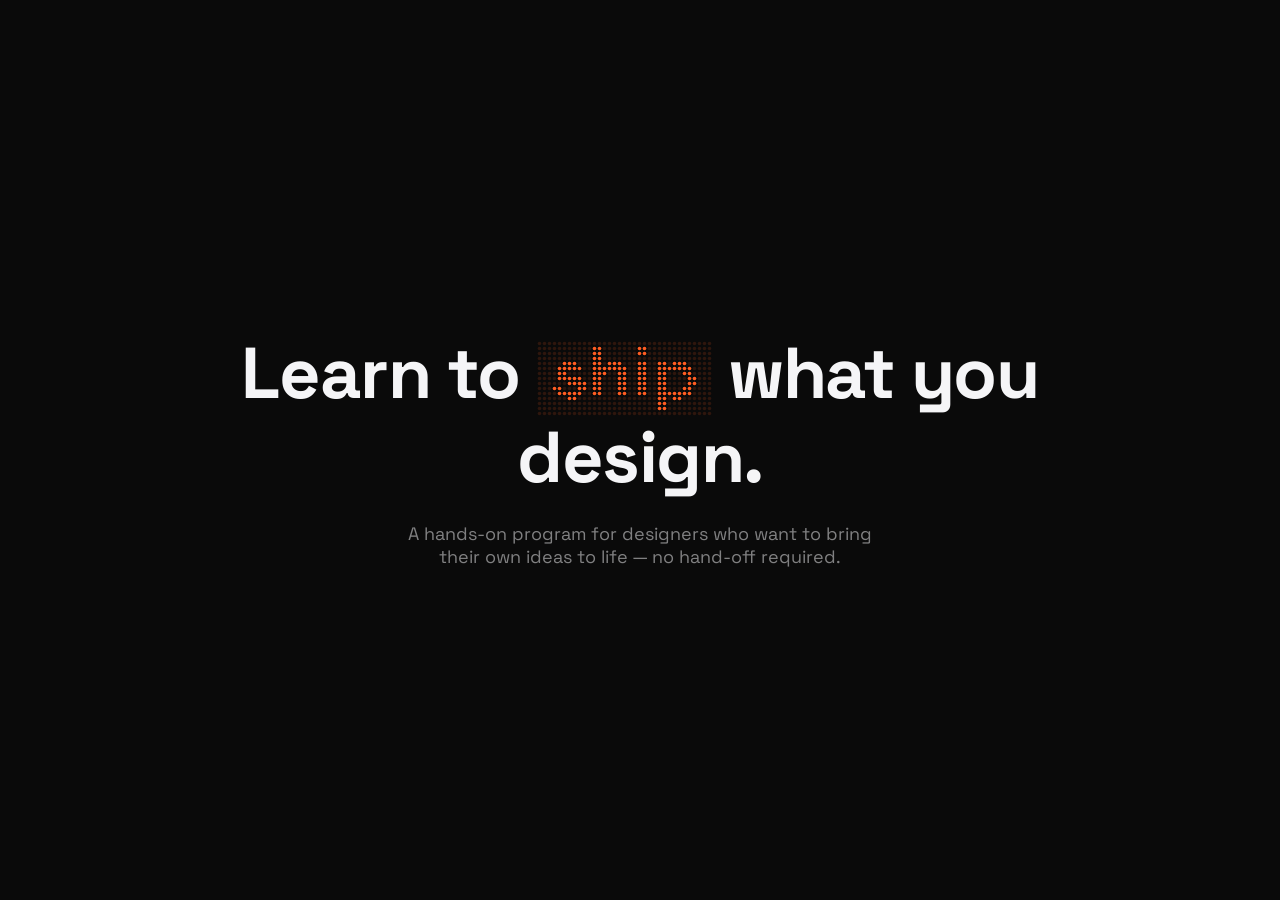
<file: examples/cycle.html>
<!DOCTYPE html>
<html lang="en">
<head>
  <meta charset="UTF-8">
  <meta name="viewport" content="width=device-width, initial-scale=1.0">
  <title>Dot Matrix Text — Cycle Mode</title>

  <!-- Google Font: Space Grotesk -->
  <link rel="preconnect" href="https://fonts.googleapis.com">
  <link rel="preconnect" href="https://fonts.gstatic.com" crossorigin>
  <link href="https://fonts.googleapis.com/css2?family=Space+Grotesk:wght@400;500;700&display=swap" rel="stylesheet">

  <!-- Dot Matrix CSS (optional — JS auto-injects if missing) -->
  <link rel="stylesheet" href="../dot-matrix-text.css">

  <style>
    *, *::before, *::after { margin: 0; padding: 0; box-sizing: border-box; }

    body {
      background: #0a0a0a;
      color: #f5f5f7;
      font-family: "Space Grotesk", system-ui, sans-serif;
      min-height: 100vh;
      display: flex;
      align-items: center;
      justify-content: center;
    }

    .hero {
      text-align: center;
      padding: 2rem;
      max-width: 900px;
    }

    .hero-headline {
      font-size: clamp(2.5rem, 6vw, 4.5rem);
      font-weight: 700;
      line-height: 1.15;
      letter-spacing: -0.02em;
    }

    .hero-sub {
      margin-top: 1.5rem;
      font-size: 1.125rem;
      color: rgba(245, 245, 247, 0.5);
      max-width: 480px;
      margin-left: auto;
      margin-right: auto;
    }
  </style>
</head>
<body>

  <div class="hero">
    <h1 class="hero-headline">
      Learn to
      <!-- Cycle mode: inline canvas that swaps between "ship" and "build" -->
      <span data-dot-matrix="cycle"
            data-words="ship,build"
            data-active-color="#ff5d22"
            data-inactive-color="rgba(255,93,34,0.15)"></span>
      what you design.
    </h1>
    <p class="hero-sub">
      A hands-on program for designers who want to bring their own ideas to life
      — no hand-off required.
    </p>
  </div>

  <!-- Dot Matrix JS -->
  <script src="../dot-matrix-text.js"></script>

</body>
</html>
</file>
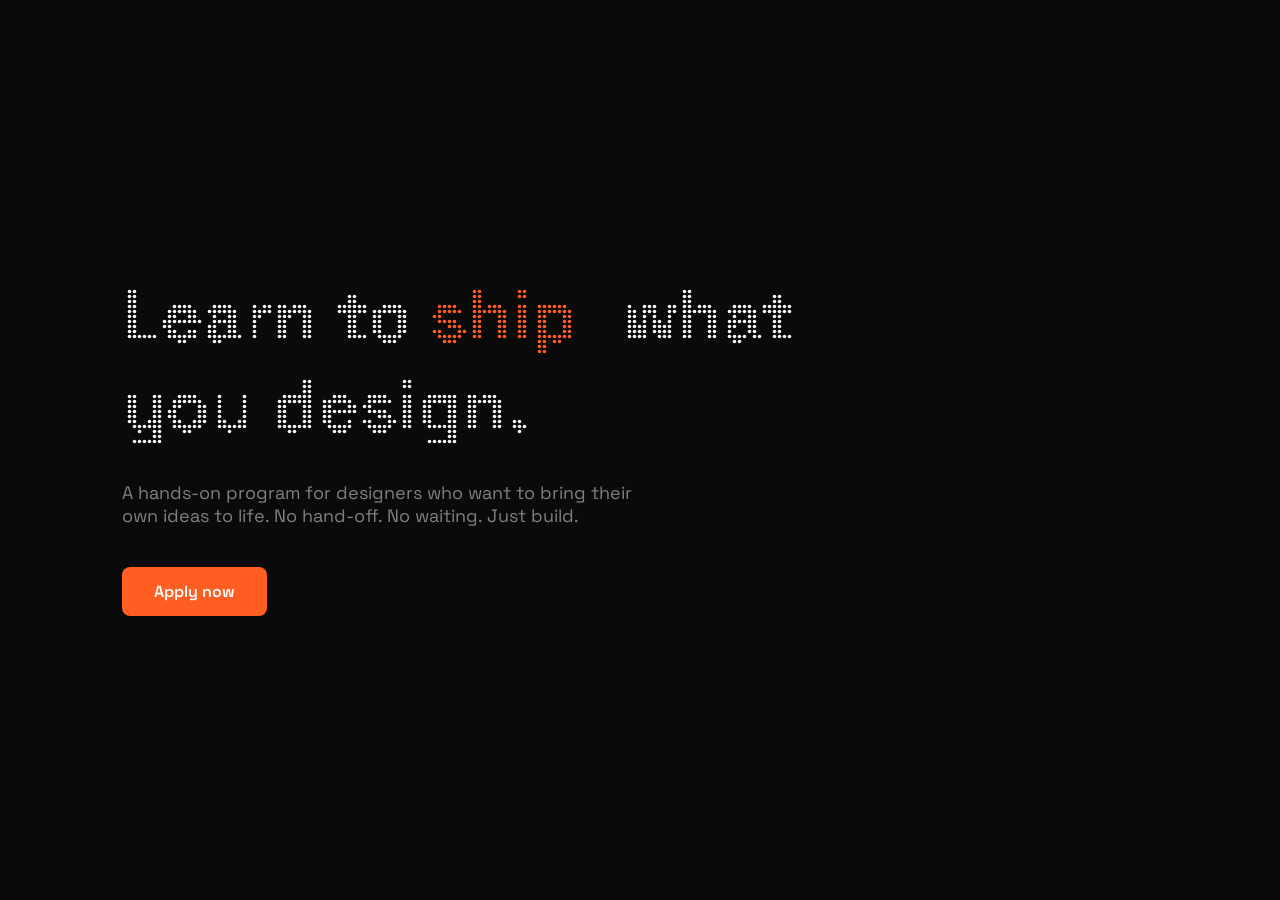
<file: examples/headline.html>
<!DOCTYPE html>
<html lang="en">
<head>
  <meta charset="UTF-8">
  <meta name="viewport" content="width=device-width, initial-scale=1.0">
  <title>Dot Matrix Text — Headline Mode</title>

  <!-- Google Font: Space Grotesk -->
  <link rel="preconnect" href="https://fonts.googleapis.com">
  <link rel="preconnect" href="https://fonts.gstatic.com" crossorigin>
  <link href="https://fonts.googleapis.com/css2?family=Space+Grotesk:wght@400;500;700&display=swap" rel="stylesheet">

  <!-- Dot Matrix CSS -->
  <link rel="stylesheet" href="../dot-matrix-text.css">

  <style>
    *, *::before, *::after { margin: 0; padding: 0; box-sizing: border-box; }

    body {
      background: #0a0a0a;
      color: #f5f5f7;
      font-family: "Space Grotesk", system-ui, sans-serif;
      min-height: 100vh;
      display: flex;
      flex-direction: column;
      align-items: center;
      justify-content: center;
    }

    .hero {
      width: 100%;
      max-width: 1100px;
      padding: 4rem 2rem;
      text-align: left;
    }

    .hero-headline {
      font-size: clamp(2.5rem, 6vw, 4.5rem);
      font-weight: 700;
      line-height: 1.15;
      letter-spacing: -0.02em;
    }

    .hero-sub {
      margin-top: 2rem;
      font-size: 1.125rem;
      color: rgba(245, 245, 247, 0.5);
      max-width: 520px;
    }

    .cta {
      display: inline-block;
      margin-top: 2.5rem;
      padding: 0.875rem 2rem;
      background: #ff5d22;
      color: #fff;
      font-family: inherit;
      font-size: 1rem;
      font-weight: 600;
      border: none;
      border-radius: 8px;
      cursor: pointer;
      text-decoration: none;
      transition: background 0.2s;
    }
    .cta:hover { background: #e04e17; }
  </style>
</head>
<body>

  <div class="hero">
    <!--
      Headline mode: entire text rendered as dots on a single canvas.
      Static text appears in data-static-color (white).
      The {ship,build} segment cycles in data-active-color (orange).
      Lines are defined as a JSON array; {word1,word2} marks the cycling part.
    -->
    <div class="hero-headline"
         data-dot-matrix="headline"
         data-lines='["Learn to {ship,build} what","you design."]'
         data-active-color="#ff5d22"
         data-static-color="#f5f5f7"
         data-hold="2500"
         data-transition-frames="14">
    </div>

    <p class="hero-sub">
      A hands-on program for designers who want to bring their own ideas to life.
      No hand-off. No waiting. Just build.
    </p>

    <a href="#" class="cta">Apply now</a>
  </div>

  <!-- Dot Matrix JS -->
  <script src="../dot-matrix-text.js"></script>

</body>
</html>
</file>
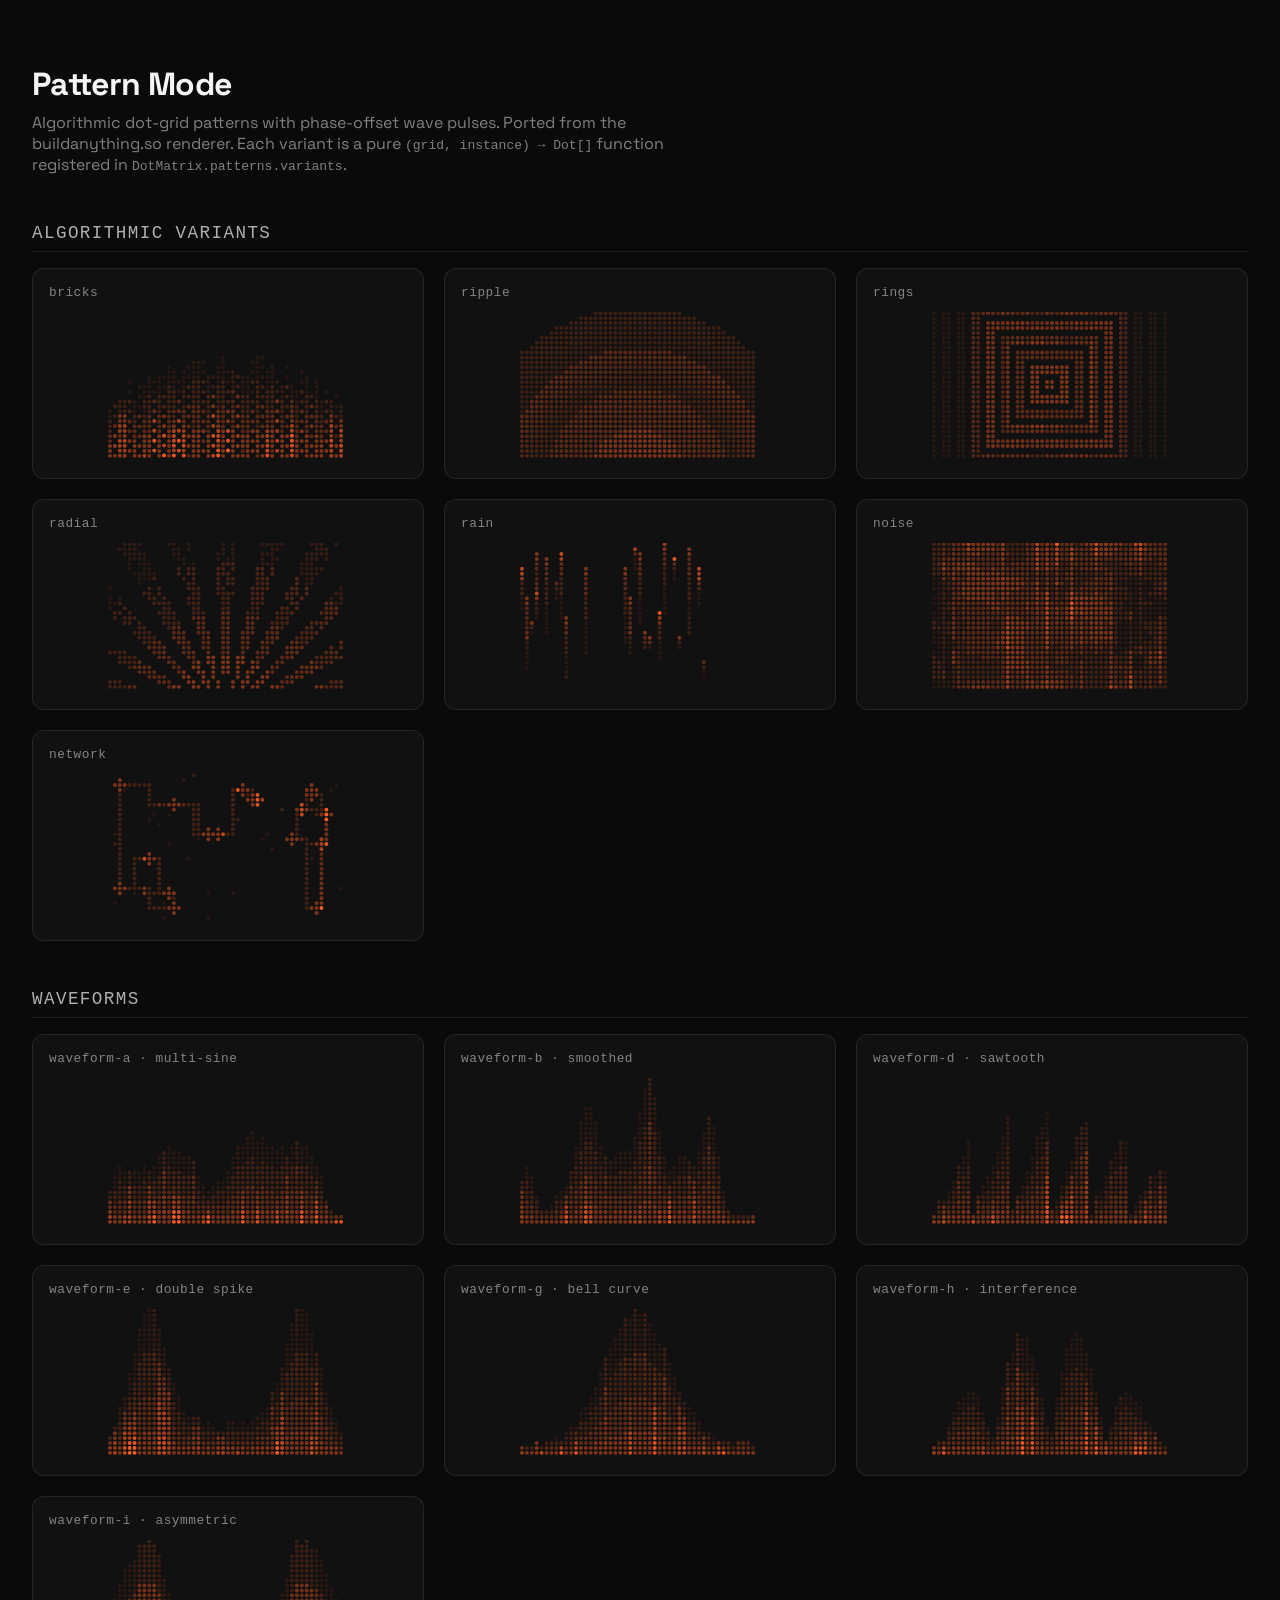
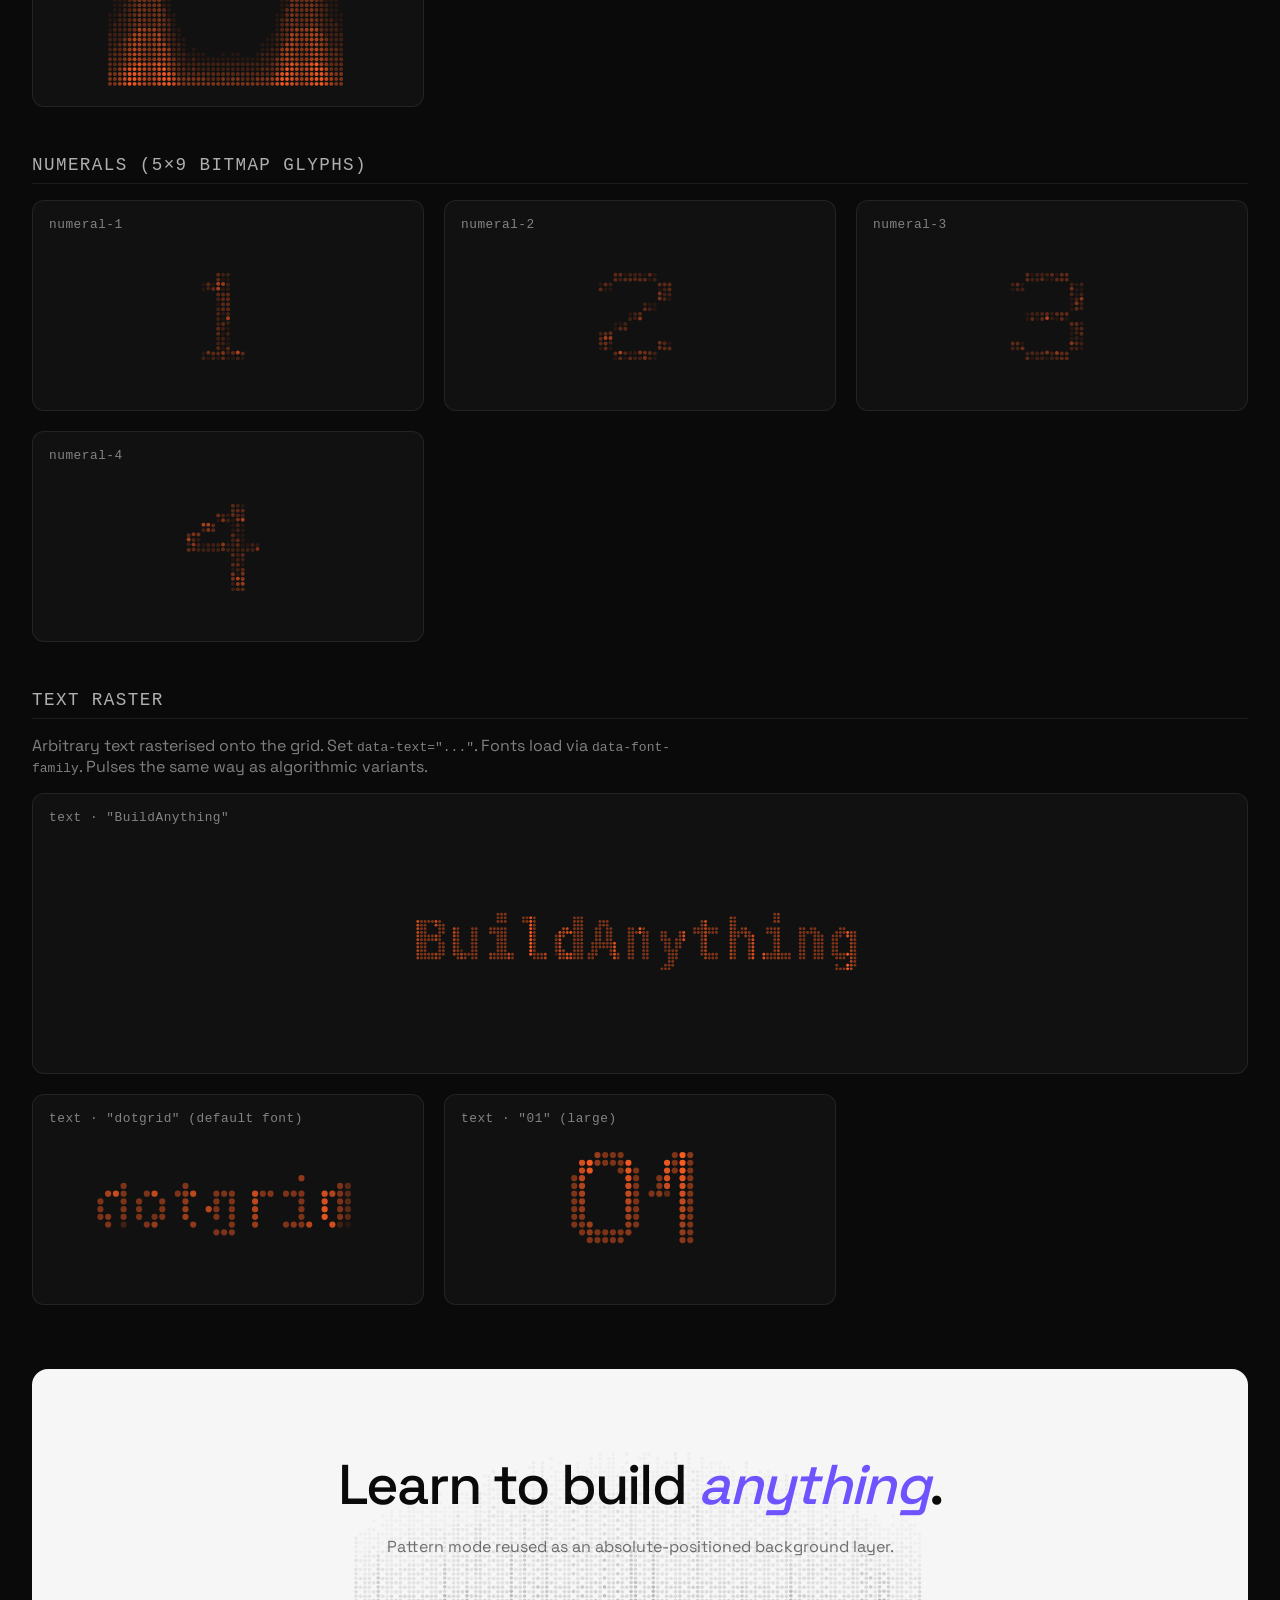
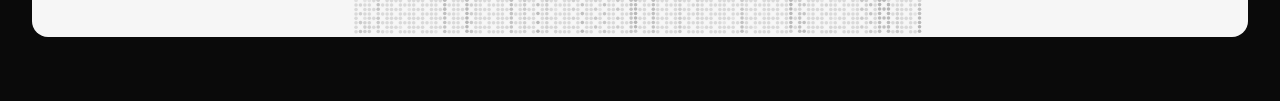
<file: examples/pattern.html>
<!DOCTYPE html>
<html lang="en">
<head>
  <meta charset="UTF-8">
  <meta name="viewport" content="width=device-width, initial-scale=1.0">
  <title>Dot Matrix — Pattern Mode</title>

  <link rel="preconnect" href="https://fonts.googleapis.com">
  <link rel="preconnect" href="https://fonts.gstatic.com" crossorigin>
  <link href="https://fonts.googleapis.com/css2?family=Space+Grotesk:wght@400;500;700&family=VT323&display=swap" rel="stylesheet">
  <link rel="stylesheet" href="../dot-matrix-text.css">

  <style>
    *, *::before, *::after { margin: 0; padding: 0; box-sizing: border-box; }

    body {
      background: #0a0a0a;
      color: #f5f5f7;
      font-family: "Space Grotesk", system-ui, sans-serif;
      padding: 4rem 2rem;
    }

    h1 {
      font-size: 2rem;
      font-weight: 700;
      letter-spacing: -0.02em;
      margin-bottom: 0.5rem;
    }

    h2.section {
      font-size: 1.1rem;
      font-weight: 500;
      margin: 3rem auto 1rem;
      max-width: 1280px;
      color: rgba(245,245,247,0.7);
      font-family: "JetBrains Mono", ui-monospace, monospace;
      letter-spacing: 0.08em;
      text-transform: uppercase;
      border-bottom: 1px solid rgba(255,255,255,0.08);
      padding-bottom: 0.5rem;
    }

    p.lede {
      color: rgba(245, 245, 247, 0.5);
      margin-bottom: 1rem;
      max-width: 680px;
    }

    .grid {
      display: grid;
      grid-template-columns: repeat(auto-fill, minmax(300px, 1fr));
      gap: 1.25rem;
      max-width: 1280px;
      margin: 0 auto;
    }

    .tile {
      background: #111;
      border: 1px solid rgba(255,255,255,0.08);
      border-radius: 12px;
      padding: 1rem;
    }

    .tile h3 {
      font-size: 0.8rem;
      font-weight: 500;
      color: rgba(245,245,247,0.5);
      margin-bottom: 0.75rem;
      font-family: "JetBrains Mono", ui-monospace, monospace;
      letter-spacing: 0.04em;
    }

    [data-dot-matrix="pattern"] {
      display: block;
      width: 100%;
      height: 150px;
      background: transparent;
    }

    .text-tile {
      grid-column: 1 / -1;
    }
    .text-tile [data-dot-matrix="pattern"] {
      height: 220px;
    }

    .hero-demo {
      max-width: 1280px;
      margin: 4rem auto 0;
      padding: 5rem 2rem;
      background: #f6f6f6;
      color: #0a0a0a;
      border-radius: 16px;
      position: relative;
      overflow: hidden;
      text-align: center;
    }

    .hero-demo [data-dot-matrix="pattern"] {
      position: absolute;
      inset: 0;
      width: 100%;
      height: 100%;
      z-index: 0;
    }

    .hero-demo h2 {
      position: relative;
      z-index: 1;
      font-size: clamp(2rem, 5vw, 3.5rem);
      font-weight: 500;
      letter-spacing: -0.03em;
    }

    .hero-demo p {
      position: relative;
      z-index: 1;
      margin-top: 1rem;
      color: rgba(0,0,0,0.55);
    }
  </style>
</head>
<body>

  <h1>Pattern Mode</h1>
  <p class="lede">
    Algorithmic dot-grid patterns with phase-offset wave pulses. Ported from
    the buildanything.so renderer. Each variant is a pure
    <code>(grid, instance) → Dot[]</code> function registered in
    <code>DotMatrix.patterns.variants</code>.
  </p>

  <h2 class="section">Algorithmic variants</h2>
  <div class="grid">
    <div class="tile"><h3>bricks</h3>
      <div data-dot-matrix="pattern" data-variant="bricks" data-grid="graphic"></div></div>
    <div class="tile"><h3>ripple</h3>
      <div data-dot-matrix="pattern" data-variant="ripple" data-grid="graphic"></div></div>
    <div class="tile"><h3>rings</h3>
      <div data-dot-matrix="pattern" data-variant="rings" data-grid="graphic"></div></div>
    <div class="tile"><h3>radial</h3>
      <div data-dot-matrix="pattern" data-variant="radial" data-grid="graphic"></div></div>
    <div class="tile"><h3>rain</h3>
      <div data-dot-matrix="pattern" data-variant="rain" data-grid="graphic"></div></div>
    <div class="tile"><h3>noise</h3>
      <div data-dot-matrix="pattern" data-variant="noise" data-grid="graphic"></div></div>
    <div class="tile"><h3>network</h3>
      <div data-dot-matrix="pattern" data-variant="network" data-grid="graphic"></div></div>
  </div>

  <h2 class="section">Waveforms</h2>
  <div class="grid">
    <div class="tile"><h3>waveform-a · multi-sine</h3>
      <div data-dot-matrix="pattern" data-variant="waveform-a" data-grid="graphic"></div></div>
    <div class="tile"><h3>waveform-b · smoothed</h3>
      <div data-dot-matrix="pattern" data-variant="waveform-b" data-grid="graphic"></div></div>
    <div class="tile"><h3>waveform-d · sawtooth</h3>
      <div data-dot-matrix="pattern" data-variant="waveform-d" data-grid="graphic"></div></div>
    <div class="tile"><h3>waveform-e · double spike</h3>
      <div data-dot-matrix="pattern" data-variant="waveform-e" data-grid="graphic"></div></div>
    <div class="tile"><h3>waveform-g · bell curve</h3>
      <div data-dot-matrix="pattern" data-variant="waveform-g" data-grid="graphic"></div></div>
    <div class="tile"><h3>waveform-h · interference</h3>
      <div data-dot-matrix="pattern" data-variant="waveform-h" data-grid="graphic"></div></div>
    <div class="tile"><h3>waveform-i · asymmetric</h3>
      <div data-dot-matrix="pattern" data-variant="waveform-i" data-grid="graphic"></div></div>
  </div>

  <h2 class="section">Numerals (5×9 bitmap glyphs)</h2>
  <div class="grid">
    <div class="tile"><h3>numeral-1</h3>
      <div data-dot-matrix="pattern" data-variant="numeral-1" data-grid="graphic"></div></div>
    <div class="tile"><h3>numeral-2</h3>
      <div data-dot-matrix="pattern" data-variant="numeral-2" data-grid="graphic"></div></div>
    <div class="tile"><h3>numeral-3</h3>
      <div data-dot-matrix="pattern" data-variant="numeral-3" data-grid="graphic"></div></div>
    <div class="tile"><h3>numeral-4</h3>
      <div data-dot-matrix="pattern" data-variant="numeral-4" data-grid="graphic"></div></div>
  </div>

  <h2 class="section">Text raster</h2>
  <p class="lede">
    Arbitrary text rasterised onto the grid. Set <code>data-text="..."</code>.
    Fonts load via <code>data-font-family</code>. Pulses the same way as
    algorithmic variants.
  </p>
  <div class="grid">
    <div class="tile text-tile"><h3>text · "BuildAnything"</h3>
      <div data-dot-matrix="pattern"
           data-variant="text"
           data-grid="background"
           data-text="BuildAnything"
           data-font-family='"VT323", monospace'></div></div>
    <div class="tile"><h3>text · "dotgrid" (default font)</h3>
      <div data-dot-matrix="pattern" data-variant="text" data-grid="card" data-text="dotgrid"></div></div>
    <div class="tile"><h3>text · "01" (large)</h3>
      <div data-dot-matrix="pattern" data-variant="text" data-grid="badge" data-text="01"
           data-font-family='"Space Grotesk", sans-serif'></div></div>
  </div>

  <!-- Full-width hero demo (mimics buildanything.so hero placement) -->
  <div class="hero-demo">
    <div data-dot-matrix="pattern"
         data-variant="bricks"
         data-grid="background"
         data-active-color="#b5b5b5"></div>
    <h2>Learn to build <em style="color: #6e54ff; font-style: italic;">anything</em>.</h2>
    <p>Pattern mode reused as an absolute-positioned background layer.</p>
  </div>

  <script src="../dot-matrix-text.js"></script>
</body>
</html>
</file>
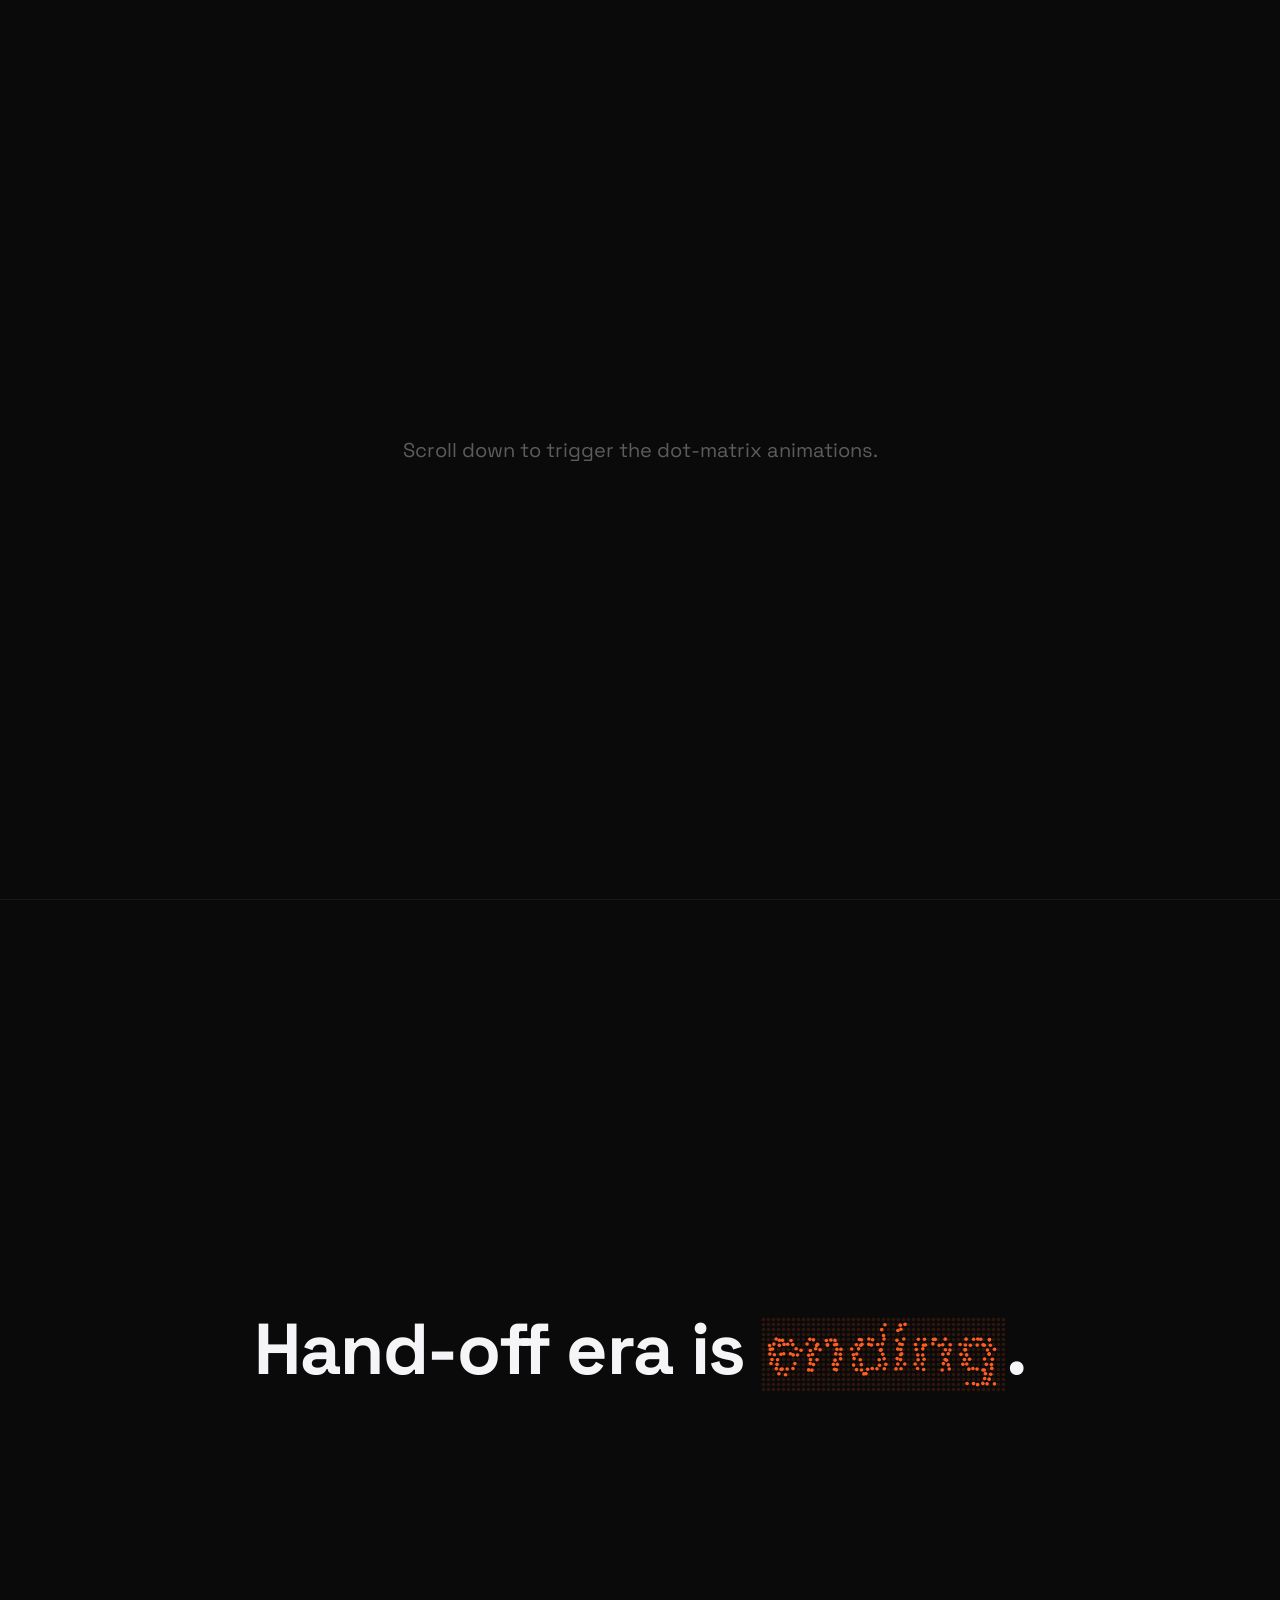
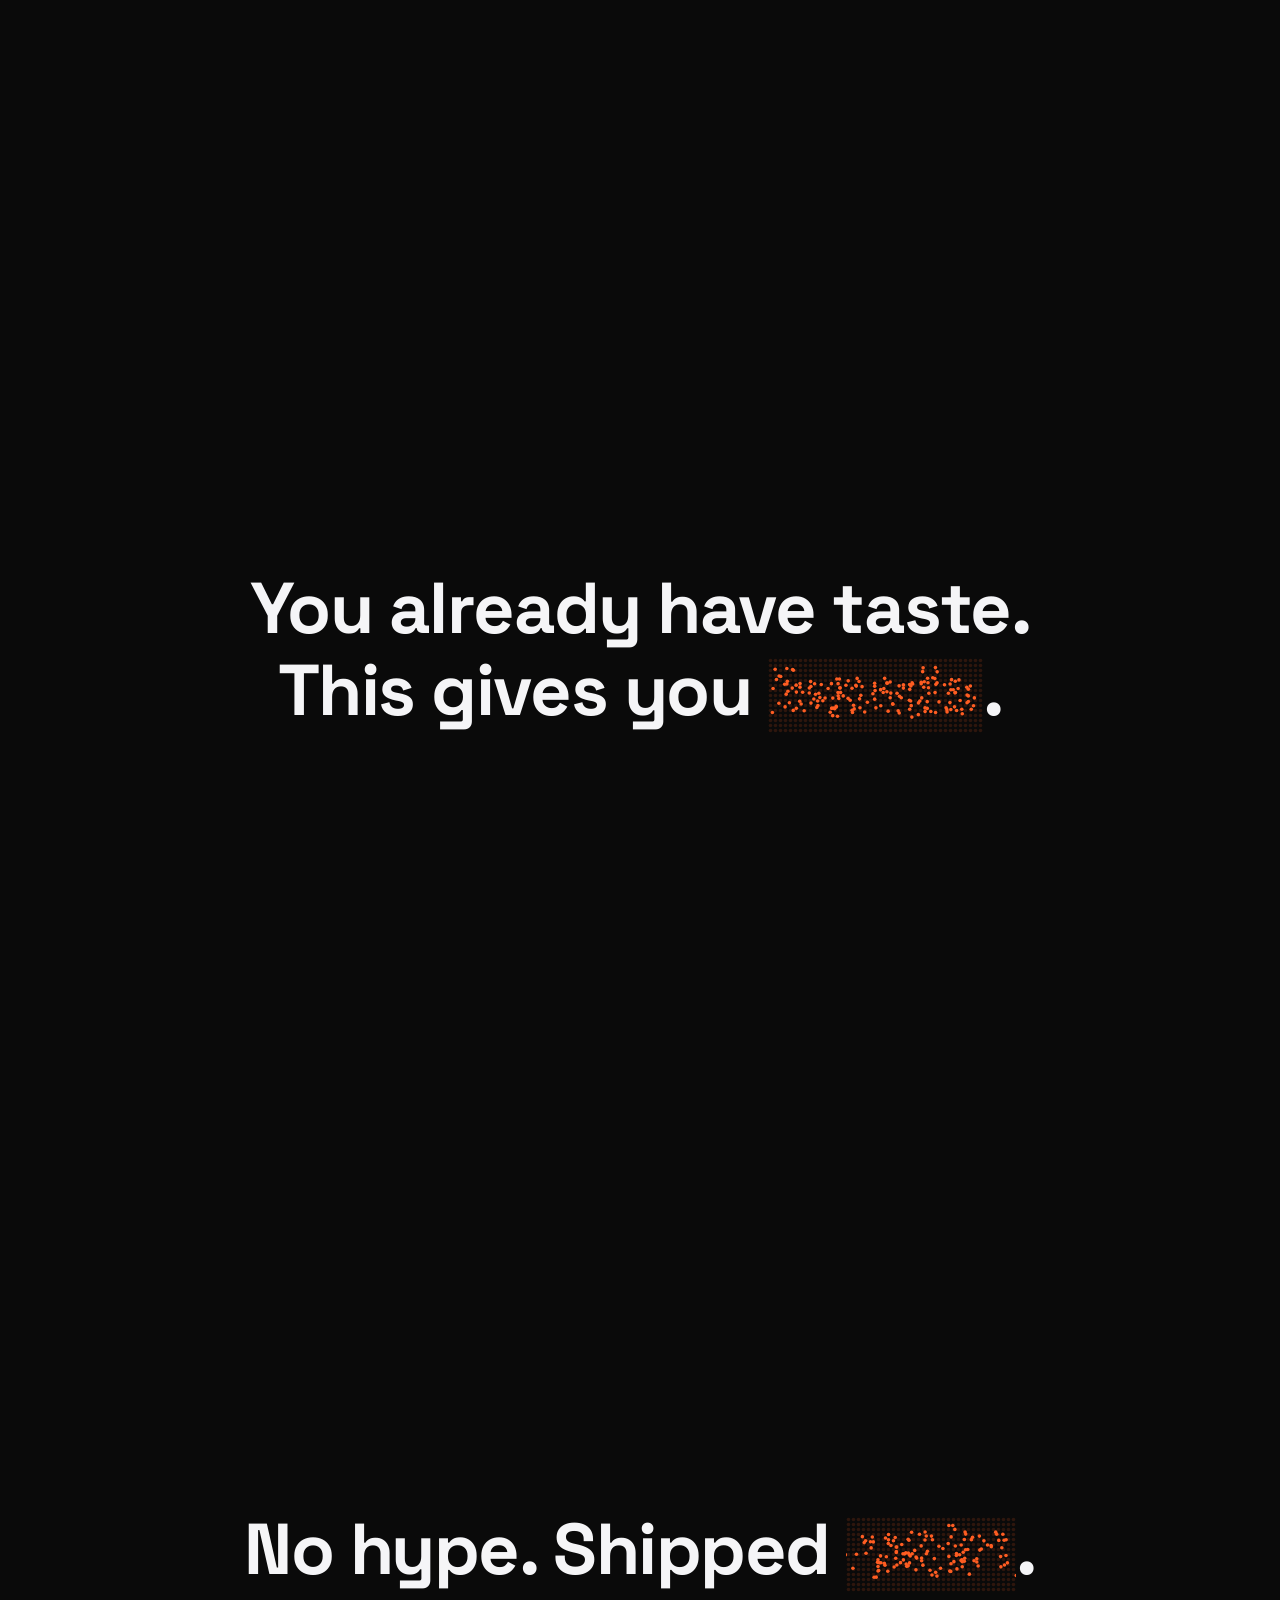
<file: examples/static.html>
<!DOCTYPE html>
<html lang="en">
<head>
  <meta charset="UTF-8">
  <meta name="viewport" content="width=device-width, initial-scale=1.0">
  <title>Dot Matrix Text — Static Mode</title>

  <!-- Google Font: Space Grotesk -->
  <link rel="preconnect" href="https://fonts.googleapis.com">
  <link rel="preconnect" href="https://fonts.gstatic.com" crossorigin>
  <link href="https://fonts.googleapis.com/css2?family=Space+Grotesk:wght@400;500;700&display=swap" rel="stylesheet">

  <!-- Dot Matrix CSS -->
  <link rel="stylesheet" href="../dot-matrix-text.css">

  <style>
    *, *::before, *::after { margin: 0; padding: 0; box-sizing: border-box; }

    body {
      background: #0a0a0a;
      color: #f5f5f7;
      font-family: "Space Grotesk", system-ui, sans-serif;
    }

    .spacer {
      height: 100vh;
      display: flex;
      align-items: center;
      justify-content: center;
      border-bottom: 1px solid rgba(255,255,255,0.06);
    }

    .spacer p {
      font-size: 1.25rem;
      color: rgba(245, 245, 247, 0.35);
      text-align: center;
    }

    section {
      min-height: 100vh;
      display: flex;
      align-items: center;
      justify-content: center;
      padding: 4rem 2rem;
    }

    .headline {
      font-size: clamp(2.5rem, 6vw, 4.5rem);
      font-weight: 700;
      line-height: 1.15;
      letter-spacing: -0.02em;
      text-align: center;
      max-width: 900px;
    }
  </style>
</head>
<body>

  <!-- Spacer so the user needs to scroll -->
  <div class="spacer">
    <p>Scroll down to trigger the dot-matrix animations.</p>
  </div>

  <!-- Section 1 -->
  <section>
    <h2 class="headline">
      Hand-off era is
      <span data-dot-matrix="static"
            data-word="ending"
            data-active-color="#ff5d22"
            data-inactive-color="rgba(255,93,34,0.15)"></span>.
    </h2>
  </section>

  <!-- Section 2 -->
  <section>
    <h2 class="headline">
      You already have taste. This gives you
      <span data-dot-matrix="static"
            data-word="hands"
            data-active-color="#ff5d22"
            data-inactive-color="rgba(255,93,34,0.15)"></span>.
    </h2>
  </section>

  <!-- Section 3 -->
  <section>
    <h2 class="headline">
      No hype. Shipped
      <span data-dot-matrix="static"
            data-word="work"
            data-active-color="#ff5d22"
            data-inactive-color="rgba(255,93,34,0.15)"
            data-animation-frames="80"></span>.
    </h2>
  </section>

  <!-- Dot Matrix JS -->
  <script src="../dot-matrix-text.js"></script>

</body>
</html>
</file>
<file: dot-matrix-text.css>
/**
 * DotMatrix Text — Base Styles
 *
 * Minimal CSS for proper alignment of dot-matrix canvas elements.
 * The JS library will auto-inject these rules if this stylesheet
 * is not already linked, so including it is optional but recommended
 * for avoiding a brief flash of unstyled content.
 */

[data-dot-matrix] {
  display: inline-block;
  vertical-align: baseline;
  position: relative;
  margin: 0;
}

[data-dot-matrix] canvas {
  display: inline-block;
  pointer-events: none;
  vertical-align: -0.25em;
}

[data-dot-matrix="headline"] {
  display: block;
}

[data-dot-matrix="headline"] canvas {
  display: block;
  vertical-align: baseline;
}
</file>
